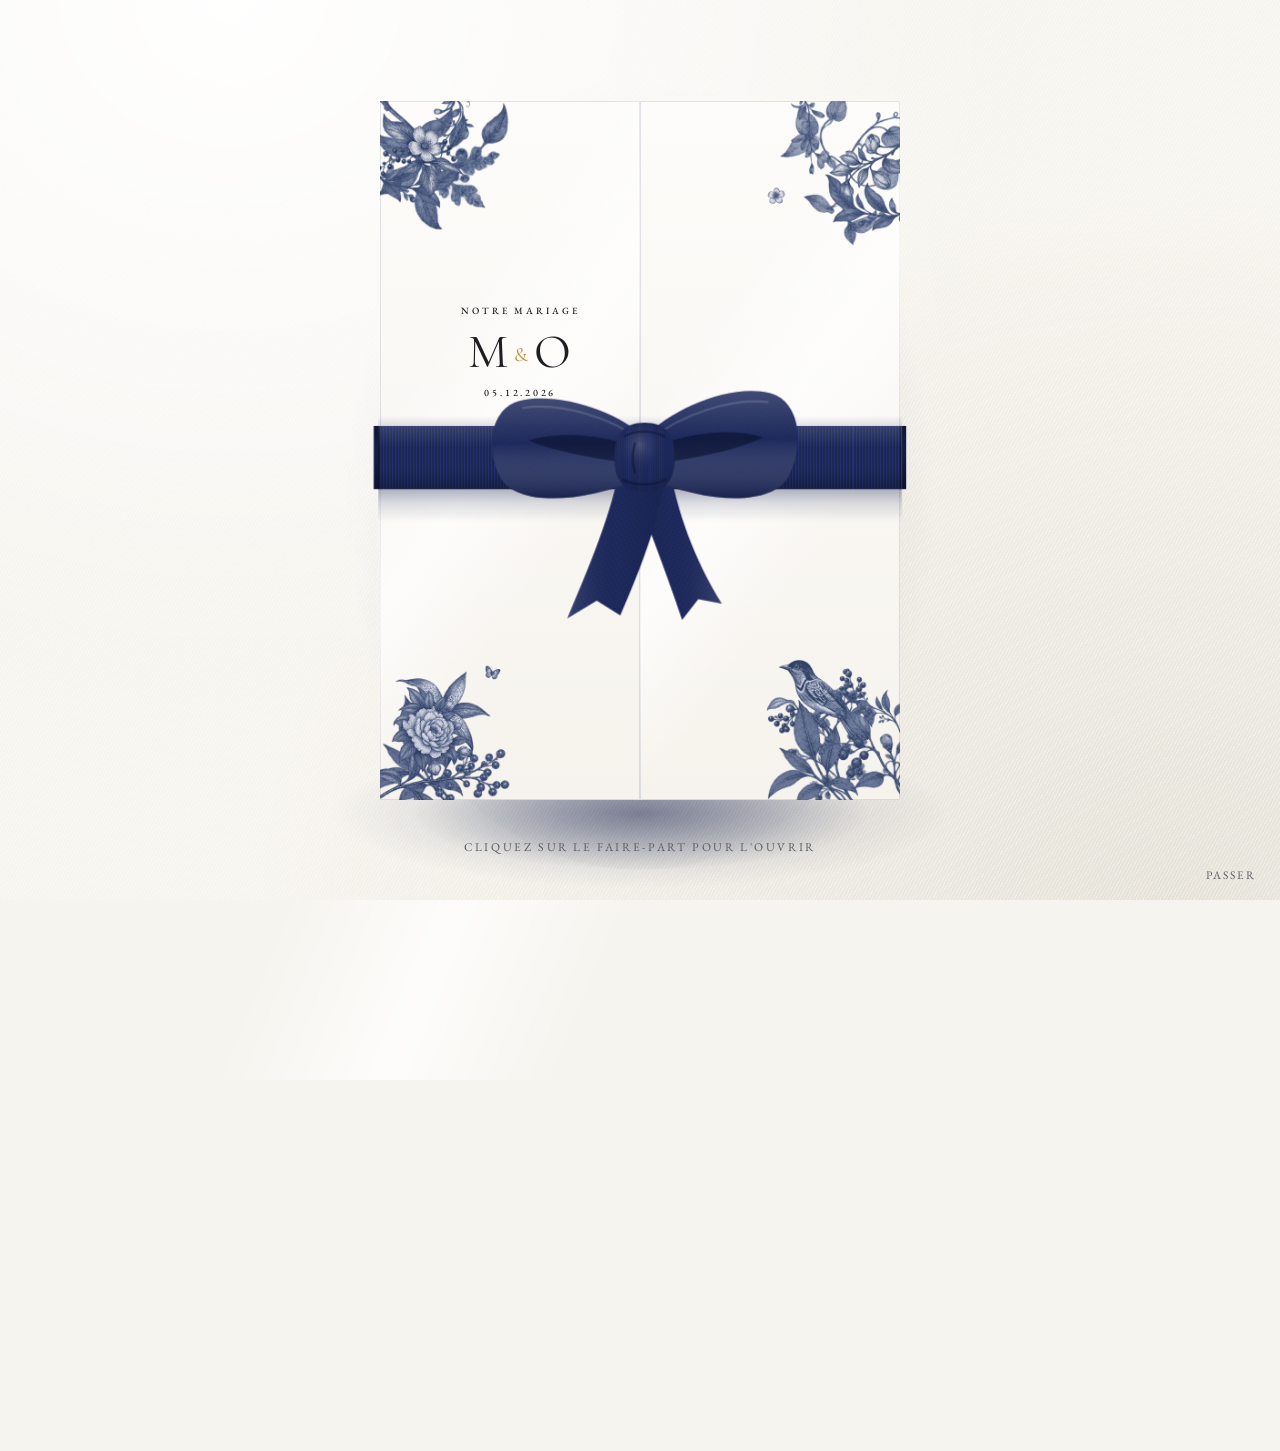
<file: index.html>
<!DOCTYPE html>
<html lang="fr">
<head>
<meta charset="utf-8">
<meta name="viewport" content="width=device-width, initial-scale=1">
<meta name="robots" content="noindex">
<title>Marie &amp; Olivier</title>
<link rel="icon" type="image/png" href="assets/favicon.png">
<link rel="apple-touch-icon" href="assets/apple-touch-icon.png">
<link rel="stylesheet" href="assets/charte.css?v=202611051400">
<style>
  main{max-width:1200px;margin:0 auto;padding:0 16px 0}

  /* ---- titre ---- */
  .tete{text-align:center;padding-top:54px}
  .tete .monogramme{font-size:clamp(3.8rem,13vw,5.4rem)}
  .tete h1{font-size:clamp(1.9rem,6vw,2.6rem);font-style:italic;margin-top:8px}
  .tete .rebours{margin-top:10px}
  .intro{max-width:640px;margin:14px auto 0;text-align:center;color:var(--encre-douce)}
  .session{display:flex;justify-content:center;gap:10px;align-items:center;margin-top:14px;font-size:.92rem;min-height:34px}

  /* ---- sections ---- */
  section.groupe{margin-top:54px;position:relative}
  section.groupe > h2{font-size:2.1rem;text-align:center;font-style:italic;color:var(--or-texte)}
  section.groupe > p{text-align:center;margin:4px auto 0;max-width:560px;color:var(--encre-douce)}
  .grille{display:grid;grid-template-columns:repeat(auto-fit,minmax(230px,1fr));gap:18px;margin-top:24px}
  .fonction{padding:24px 20px 18px;display:flex;flex-direction:column;gap:9px;transition:transform .2s,box-shadow .2s;overflow:hidden;min-height:290px;cursor:pointer}
  .fonction:hover{transform:translateY(-3px);box-shadow:0 20px 44px rgba(27,38,82,.16)}
  .fonction .deco{position:absolute;right:-10px;top:-6px;width:46%;max-height:46%;object-fit:contain;object-position:top right;opacity:.95}
  .fonction .deco.carte-1{transform:scaleX(-1);right:22px;top:6px;width:40%}
  .visites{position:absolute;left:20px;top:46px;margin:0;font-size:.6rem;letter-spacing:.16em;text-transform:uppercase;padding:3px 9px;border-radius:12px;border:1px solid var(--perle-fonce);color:var(--encre-douce);background:rgba(255,255,255,.7);white-space:nowrap}
  .visites:empty{display:none}
  .fonction h3{font-size:1.5rem;font-style:italic;margin-top:70px;position:relative}
  .etat-pub{position:absolute;left:20px;top:18px;font-size:.6rem;letter-spacing:.16em;text-transform:uppercase;padding:3px 9px;border-radius:12px;border:1px solid var(--perle-fonce);color:var(--encre-douce);background:rgba(255,255,255,.7)}
  .etat-pub.ok{border-color:#9bbba6;color:var(--ok)} .etat-pub.non{border-color:#e0b4b8;color:var(--erreur)}
  .fonction p{margin:0;font-size:.95rem;color:var(--encre-douce);flex:1;position:relative;line-height:1.5}
  .actions{display:flex;gap:6px;margin-top:8px;flex-wrap:nowrap;position:relative}
  .actions .btn{flex:1;padding:9px 4px;font-size:.6rem;letter-spacing:.06em;min-width:0}
  .ouvrir-indice{font-size:.7rem;letter-spacing:.16em;text-transform:uppercase;color:var(--or-texte);margin-left:auto;padding:9px 0}

  /* ---- QR ---- */
  dialog{border:0;padding:0;background:transparent;max-width:94vw}
  dialog::backdrop{background:rgba(27,38,82,.5)}
  .qr-carte{padding:30px 30px 24px;text-align:center;width:min(400px,92vw)}
  .qr-carte h3{font-size:1.7rem;font-style:italic}
  .qr-carte #qr{display:flex;justify-content:center;margin:16px 0 8px;padding:12px;background:#fff;border:1px solid var(--perle)}
  .qr-carte .aide{font-size:.88rem;color:var(--encre-douce);font-style:italic;margin:0 0 14px}
  .qr-carte .actions{flex-wrap:wrap;justify-content:center}
  .qr-carte .actions .btn{flex:none;font-size:.66rem;letter-spacing:.12em;padding:9px 14px}
  canvas#affiche{display:none}
</style>
<script>if(!matchMedia('(prefers-reduced-motion: reduce)').matches){document.documentElement.classList.add('fp-avant');setTimeout(function(){document.documentElement.classList.remove('fp-avant')},5000)}</script>
</head>
<body data-ouverture="clic">
<main>
  <header class="tete"
    <p class="capitales">Notre mariage</p>
    <div class="monogramme">M<span class="et">&amp;</span>O</div>
    <h1>Marie &amp; Olivier</h1>
    <p class="capitales rebours" id="rebours"></p>
    <div class="filet-or"><span>✦</span></div>
  </header>

  <section class="groupe">
    <h2>Pour les invités</h2>
    <p class="italique">Trois pages à partager avec vos invités : par message, sur le livret ou en affichette à l'entrée de la salle. Chacune a son lien et son QR code.</p>
    <div class="grille" id="g-invites"></div>
  </section>

  <section class="groupe">
    <h2>Pour les organisateurs</h2>
    <p class="italique">Les coulisses du mariage, pour Marie, Olivier et ceux qui les aident. Ces liens restent entre nous : ils permettent de tout modifier.</p>
    <div class="grille" id="g-orga"></div>
  </section>

  <dialog id="dlg-qr">
    <div class="qr-carte carte-papier cadre">
      <h3 id="qr-titre"></h3>
      <div id="qr"></div>
      <p class="aide">Scannez-le avec un téléphone pour vérifier.</p>
      <div class="actions">
        <button class="btn" id="qr-affiche">Télécharger l'affiche à imprimer</button>
        <button class="btn clair" id="qr-fermer">Fermer</button>
      </div>
    </div>
  </dialog>
  <canvas id="affiche"></canvas>
</main>
<footer class="pied-bleu" id="pied"></footer>

<script src="assets/vendor/supabase.min.js"></script>
<script src="assets/vendor/qrcode.min.js"></script>
<script src="assets/commun.js?v=202611161400"></script>
<script src="assets/ouverture.js?v=202611051400"></script>
<script>
const FONCTIONS = [
  { groupe: 'invites', deco: 'carte-1', titre: 'Déposer ses souvenirs', chemin: 'souvenirs/', etat: 'depot', accroche: 'Partagez vos souvenirs',
    texte: 'Avant le grand jour, les invités déposent ici leurs photos, leurs vidéos et un petit mot pour les mariés. Tout ce qui est déposé sera projeté sur grand écran pendant la soirée, pour revivre ensemble ces années de souvenirs.' },
  { groupe: 'invites', deco: 'carte-7', titre: 'Trouver ma table', etat: 'plan', chemin: 'plan-de-table/ma-place.html', accroche: 'Trouvez votre table',
    texte: 'À l\'entrée de la salle, chaque invité tape son prénom ou son nom et découvre aussitôt sa table, son emplacement sur le plan et les convives qui l\'entourent. Plus besoin de chercher son nom sur un panneau.' },
  { groupe: 'invites', deco: 'carte-2', titre: 'Programme', etat: 'programme', chemin: 'programme/', accroche: 'Le programme',
    texte: 'Le déroulé du week-end heure par heure : la cérémonie, le vin d\'honneur, le dîner, la soirée et le lendemain. Les lieux et horaires sont indiqués, et le moment en cours est mis en avant le jour J.' },
  { groupe: 'orga', deco: 'carte-5', titre: 'Gérer les souvenirs', chemin: 'souvenirs/admin.html', accroche: 'Souvenirs',
    texte: 'Tout ce que les invités ont déposé, envoi par envoi. Choisissez ce qui sera projeté, corrigez un mot, téléchargez l\'ensemble en un clic. C\'est aussi ici que vous ouvrez ou fermez le dépôt.' },
  { groupe: 'orga', deco: 'carte-4', titre: 'Projection', chemin: 'projection/', accroche: 'Projection',
    texte: 'Le diaporama de la soirée, à lancer sur l\'écran de la salle. Les photos et les mots défilent en boucle, les nouveaux souvenirs y arrivent au fil de l\'eau, et un QR code invite à en déposer d\'autres.' },
  { groupe: 'orga', deco: 'carte-3', titre: 'Plan de table', chemin: 'plan-de-table/', accroche: 'Plan de table',
    texte: 'La salle au vrai format, les tables qu\'on assemble, les invités qu\'on glisse à leur place, les nappes et les centres de table. Publiez-le quand il est prêt : « Trouver ma table » s\'en sert aussitôt.' },
  { groupe: 'orga', deco: 'carte-6', titre: 'Programme détaillé', chemin: 'planning/', accroche: 'Le programme du week-end',
    texte: 'Le minute par minute du week-end pour les témoins et la famille : qui fait quoi, où et quand. Cochez les moments à montrer aux invités, puis publiez leur programme d\'un geste.' }
];

const jours = Math.ceil((new Date(CONFIG.DATE_ISO + 'T16:30') - new Date()) / 86400000);
$('#rebours').textContent = jours > 1 ? `J − ${jours} · ${CONFIG.DATE_LONGUE}` : jours === 1 ? 'C\'est demain !' : jours === 0 ? 'C\'est aujourd\'hui !' : CONFIG.DATE_LONGUE;

let fonctionQR = null;
for (const f of FONCTIONS) {
  const url = urlSite(f.chemin);
  const el = document.createElement('article');
  el.className = 'fonction carte-papier';
  el.innerHTML = `${motif(f.deco, 'deco ' + f.deco)}
    ${f.etat ? `<span class="etat-pub" data-etat="${f.etat}">…</span>` : ''}
    <h3>${echap(f.titre)}</h3>
    ${f.etat ? `<span class="visites" data-visites="${f.etat}"></span>` : ''}
    <p>${echap(f.texte)}</p>
    ${f.groupe === 'invites' ? `<div class="actions">
      <button class="btn clair" data-copier>Copier le lien</button>
      <button class="btn clair" data-qr>QR code</button>
    </div>` : '<div class="actions"><span class="ouvrir-indice">Ouvrir →</span></div>'}`;
  el.tabIndex = 0; el.setAttribute('role', 'link'); el.title = 'Ouvrir ' + f.titre;
  el.onclick = e => { if (e.target.closest('button')) return; window.open(url, '_blank', 'noopener'); };
  el.onkeydown = e => { if (e.key === 'Enter' && !e.target.closest('button')) window.open(url, '_blank', 'noopener'); };
  const bc = el.querySelector('[data-copier]'), bq = el.querySelector('[data-qr]');
  if (bc) bc.onclick = async e => {
    e.stopPropagation();
    try { await navigator.clipboard.writeText(url); toast('Lien copié'); } catch { prompt('Copiez ce lien :', url); }
  };
  if (bq) bq.onclick = e => {
    e.stopPropagation();
    fonctionQR = { ...f, url };
    $('#qr-titre').textContent = f.titre;
    qrDans($('#qr'), url, 220); $('#dlg-qr').showModal();
  };
  $('#g-' + f.groupe).appendChild(el);
}
$('#qr-fermer').onclick = () => $('#dlg-qr').close();
$('#qr-affiche').onclick = () => fonctionQR && affiche(fonctionQR);
$('#pied').innerHTML = piedBleu();

/* État de publication des pages invités (pour savoir ce qu'on envoie vraiment) */
(async () => {
  if (!sb) return;
  const poser = (k, ok, txt) => { const el = $(`.etat-pub[data-etat="${k}"]`); if (!el) return; el.textContent = txt; el.classList.add(ok ? 'ok' : 'non'); };
  const [depot, prog, plans] = await Promise.all([reglage('depot_souvenirs', true), reglage('programme_publie', false), sb.from('mo_plans').select('id').eq('publie', true)]);
  poser('depot', depot, depot ? 'Dépôt ouvert' : 'Dépôt fermé');
  poser('programme', prog, prog ? 'Publié' : 'Non publié');
  const planOk = !!(plans.data && plans.data.length);
  poser('plan', planOk, planOk ? 'Publié' : 'Non publié');
  // visiteurs uniques de chaque page invités
  for (const k of ['depot', 'plan', 'programme']) {
    const { count } = await sb.from('mo_visites').select('page', { count: 'exact', head: true }).eq('page', k);
    const el = $(`.visites[data-visites="${k}"]`); if (!el || count == null) continue;
    el.textContent = count === 0 ? 'Aucune visite' : count === 1 ? '1 visiteur' : `${count.toLocaleString('fr-FR')} visiteurs`;
  }
})();

/* ---------- Affiche A5 à imprimer : QR code habillé aux couleurs du faire-part ---------- */
async function affiche(f){
  const W = 1748, H = 2480; // A5 à 300 dpi
  const c = $('#affiche'); c.width = W; c.height = H; const x = c.getContext('2d');
  try { await document.fonts.load('500 100px "Cormorant Garamond"'); await document.fonts.load('400 40px "EB Garamond"'); } catch {}
  const img = src => new Promise(r => { const i = new Image(); i.onload = () => r(i); i.onerror = () => r(null); i.src = src; });
  const [pg, pd, colib, oiseau, bas] = await Promise.all([img('assets/motifs/motif-a.png'), img('assets/motifs/couv-droite-haut.png'), img('assets/motifs/colibri.png'), img('assets/motifs/oiseau-branche.png'), img('assets/motifs/couv-gauche-bas.png')]);
  // papier satiné
  const g = x.createLinearGradient(0, 0, W, H); g.addColorStop(0, '#fdfcfa'); g.addColorStop(.45, '#f4f1ea'); g.addColorStop(.55, '#fbfaf7'); g.addColorStop(1, '#efebe2');
  x.fillStyle = g; x.fillRect(0, 0, W, H);
  // cadre fin bleu + filet
  x.strokeStyle = '#26356f'; x.lineWidth = 3; x.strokeRect(60, 60, W - 120, H - 120);
  x.strokeStyle = 'rgba(38,53,111,.35)'; x.lineWidth = 1.5; x.strokeRect(84, 84, W - 168, H - 168);
  // panneaux du faire-part à gauche et à droite
  const dessiner = (im, dx, dy, dw) => { if (!im) return; const dh = dw * im.height / im.width; x.drawImage(im, dx, dy, dw, dh); return dh; };
  if (pg) dessiner(pg, 110, 110, 330);
  if (pd) dessiner(pd, W - 110 - 380, 110, 380);
  if (bas) { x.save(); x.globalAlpha = .9; dessiner(bas, 110, 2000, 240); x.restore(); }
  // textes
  x.textAlign = 'center'; x.fillStyle = '#1e1e22';
  x.font = '500 46px "EB Garamond", Georgia, serif'; espacer(x, 'NOTRE MARIAGE', W / 2, 330, 18);
  x.font = '400 300px "Cormorant Garamond", Georgia, serif'; x.fillText('M', W / 2 - 170, 600); x.fillText('O', W / 2 + 170, 600);
  x.fillStyle = '#b8913f'; x.font = '400 120px "Cormorant Garamond", Georgia, serif'; x.fillText('&', W / 2, 560);
  x.fillStyle = '#1e1e22'; x.font = '500 44px "EB Garamond", Georgia, serif'; espacer(x, '05.12.2026', W / 2, 680, 14);
  // filet doré
  x.strokeStyle = '#d9bf7f'; x.lineWidth = 2; x.beginPath(); x.moveTo(W / 2 - 220, 740); x.lineTo(W / 2 - 40, 740); x.moveTo(W / 2 + 40, 740); x.lineTo(W / 2 + 220, 740); x.stroke();
  x.fillStyle = '#b8913f'; x.font = '40px serif'; x.fillText('✦', W / 2, 754);
  x.fillStyle = '#1e1e22'; let fs = 150; do { x.font = `italic 500 ${fs}px "Cormorant Garamond", Georgia, serif`; fs -= 6; } while (x.measureText(f.accroche).width > W - 420 && fs > 60); x.fillText(f.accroche, W / 2, 940);
  // QR sur carte blanche
  const qc = $('#qr canvas') || $('#qr img'); const taille = 820, qx = (W - taille) / 2, qy = 1040;
  x.save(); x.shadowColor = 'rgba(27,38,82,.18)'; x.shadowBlur = 40; x.shadowOffsetY = 16; x.fillStyle = '#fff'; x.fillRect(qx - 40, qy - 40, taille + 80, taille + 80); x.restore();
  x.strokeStyle = 'rgba(38,53,111,.3)'; x.lineWidth = 1.5; x.strokeRect(qx - 24, qy - 24, taille + 48, taille + 48);
  if (qc) { x.imageSmoothingEnabled = false; x.drawImage(qc, qx, qy, taille, taille); x.imageSmoothingEnabled = true; }
  if (colib) dessiner(colib, qx + taille + 30, qy + taille / 2 - 90, 170);
  x.fillStyle = '#1e1e22'; x.font = '500 46px "EB Garamond", Georgia, serif'; espacer(x, 'SCANNEZ-MOI', W / 2, qy + taille + 100, 16);
  x.fillStyle = '#5c5c63'; x.font = 'italic 400 54px "EB Garamond", Georgia, serif'; x.textAlign = 'center'; x.fillText(f.titre === 'Souvenirs' ? 'Vos photos, vidéos et petits mots de la journée' : f.titre === 'Trouver ma table' ? 'Votre nom, votre table, vos voisins' : 'Avec l\'appareil photo de votre téléphone', W / 2, qy + taille + 170);
  if (oiseau) dessiner(oiseau, W - 110 - 240, 2000, 240);
  x.fillStyle = '#1e1e22'; x.font = '500 38px "EB Garamond", Georgia, serif'; espacer(x, 'SAMEDI 5 DÉCEMBRE 2026 · OUVROUER-LES-CHAMPS', W / 2, H - 118, 10);
  c.toBlob(b => telecharger(b, `affiche-${sansAccent(f.titre).replace(/[^a-z0-9]+/g, '-')}.png`), 'image/png');
  toast('Affiche A5 téléchargée : à imprimer, puis découper le long du cadre.', 3500);
}
function espacer(x, txt, cx, y, esp){
  const largeurs = [...txt].map(ch => x.measureText(ch).width); const total = largeurs.reduce((a, b) => a + b, 0) + esp * (txt.length - 1);
  let px = cx - total / 2; x.textAlign = 'left';
  [...txt].forEach((ch, i) => { x.fillText(ch, px, y); px += largeurs[i] + esp; });
  x.textAlign = 'center';
}

</script>
</body>
</html>
</file>
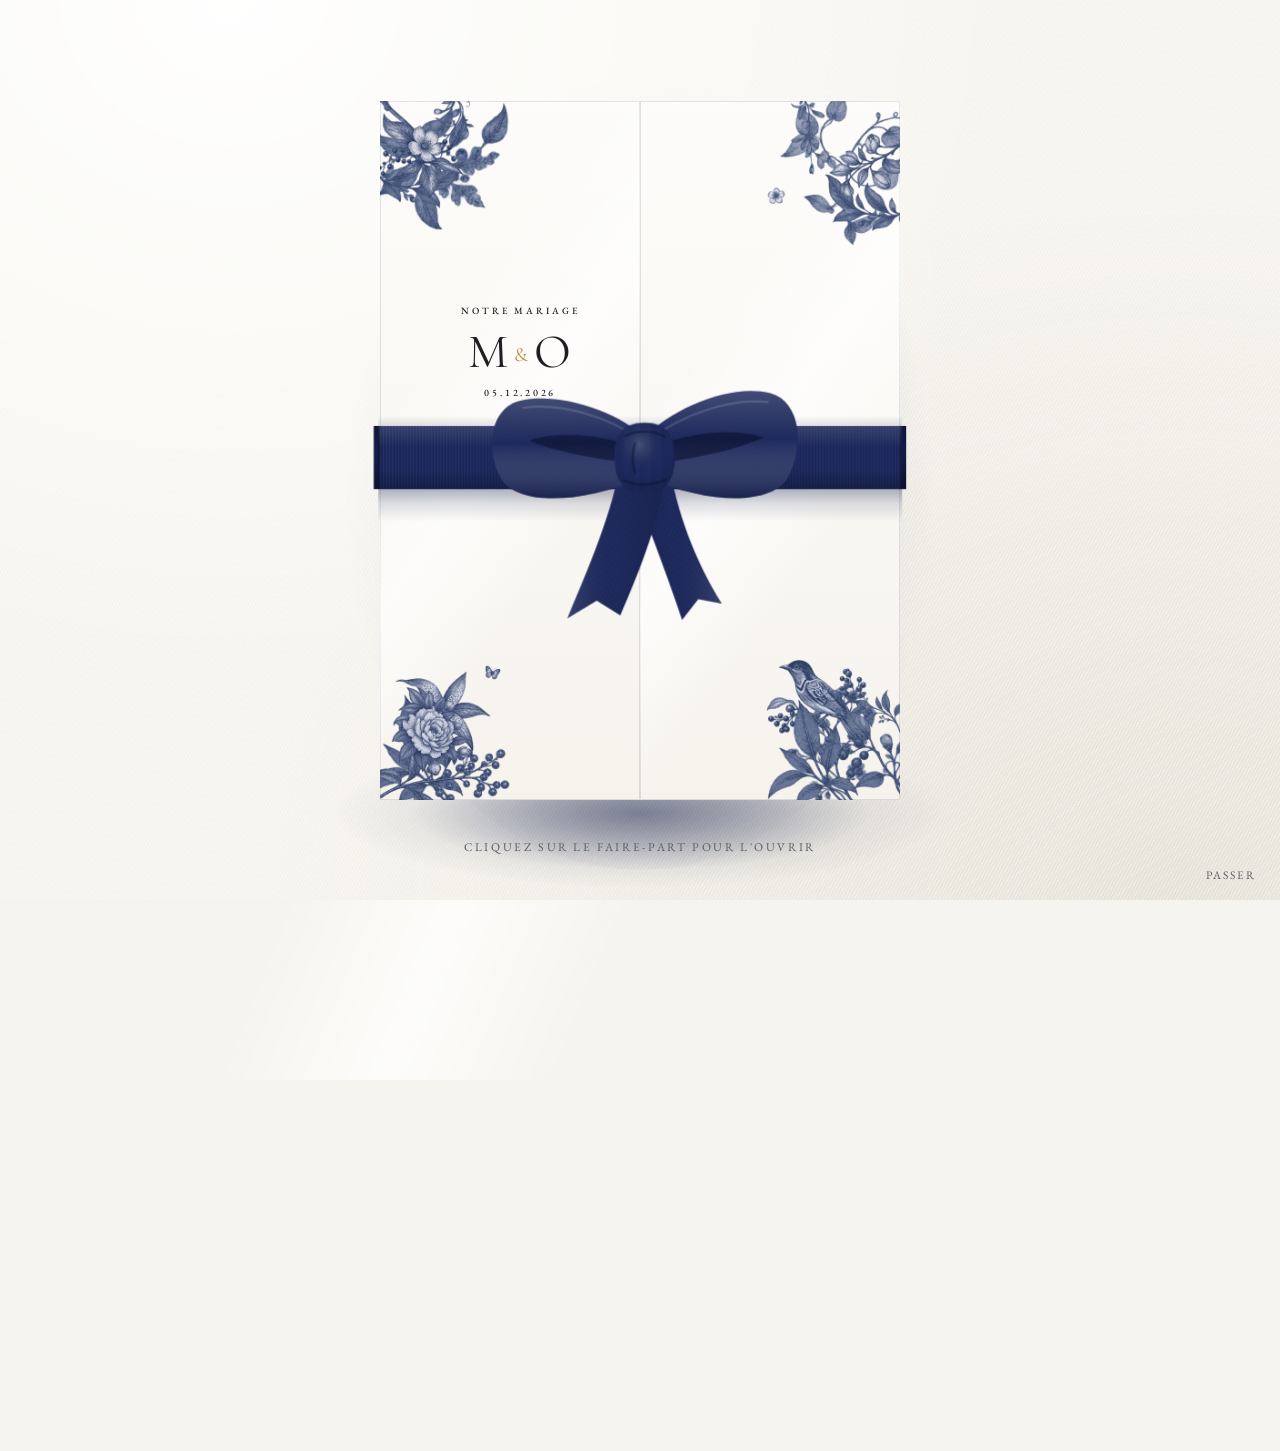
<file: coulisses/index.html>
<!DOCTYPE html>
<html lang="fr">
<head>
<meta charset="utf-8">
<meta http-equiv="refresh" content="0; url=../">
<title>Marie &amp; Olivier</title>
<link rel="icon" type="image/png" href="../assets/favicon.png">
<link rel="apple-touch-icon" href="../assets/apple-touch-icon.png">
<script>location.replace('../');</script>
</head>
<body><p>Cette page a déménagé : <a href="../">retour à l'accueil</a>.</p></body>
</html>
</file>
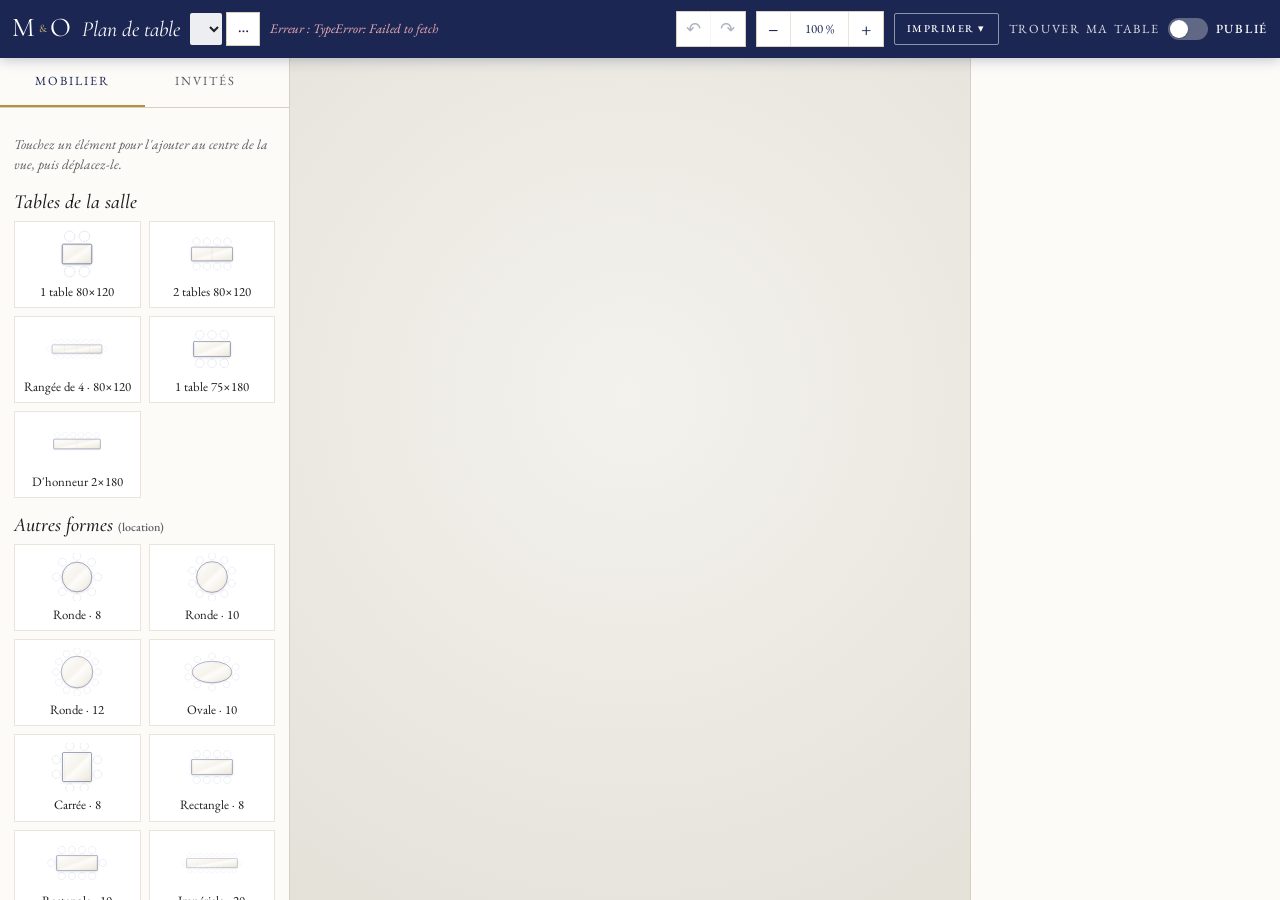
<file: plan-de-table/index.html>
<!DOCTYPE html>
<html lang="fr">
<head>
<meta charset="utf-8">
<meta name="viewport" content="width=device-width, initial-scale=1, viewport-fit=cover">
<meta name="robots" content="noindex">
<title>Marie &amp; Olivier</title>
<link rel="icon" type="image/png" href="../assets/favicon.png">
<link rel="apple-touch-icon" href="../assets/apple-touch-icon.png">
<link rel="stylesheet" href="../assets/charte.css?v=202611051400">
<link rel="stylesheet" href="plan.css?v=202611051400">
</head>
<body class="editeur">

<div id="app" hidden>
  <header id="barre">
    <button class="icone-btn mobile-seul" id="b-gauche" title="Mobilier et invités">☰</button>
    <a class="marque" href="../" title="Retour à l'accueil" style="text-decoration:none"><span class="monogramme">M<span class="et">&amp;</span>O</span><span class="titre-app">Plan de table</span></a>
    <div class="choix-plan">
      <select id="sel-plan" title="Plan affiché"></select>
      <button class="icone-btn" id="b-menu-plan" title="Gérer les plans">⋯</button>
      <div class="menu" id="menu-plan" hidden>
        <button data-act="nouveau">Nouveau plan vierge</button>
        <button data-act="dupliquer">Dupliquer ce plan (variante)</button>
        <button data-act="renommer">Renommer</button>
        <button data-act="exporter">Exporter (fichier de sauvegarde)</button>
        <button data-act="importer">Importer un fichier de sauvegarde</button>
        <button data-act="publier" class="mobile-seul">Publier / dépublier pour les invités</button>
        <hr>
        <button data-act="supprimer" class="danger">Supprimer ce plan</button>
      </div>
    </div>
    <span id="statut" class="statut"></span>
    <span class="espace"></span>
    <div class="groupe-btn">
      <button class="icone-btn" id="b-annuler" title="Annuler (Ctrl+Z)">↶</button>
      <button class="icone-btn" id="b-refaire" title="Rétablir (Ctrl+Y)">↷</button>
    </div>
    <div class="groupe-btn zoom">
      <button class="icone-btn" id="b-zoom-moins" title="Dézoomer">−</button>
      <button class="icone-btn texte" id="b-zoom-ajuster" title="Voir toute la salle"><span id="zoom-pct">100 %</span></button>
      <button class="icone-btn" id="b-zoom-plus" title="Zoomer">+</button>
    </div>
    <div class="choix-plan">
      <button class="btn petit clair" id="b-imprimer">Imprimer ▾</button>
      <div class="menu droite" id="menu-imprimer" hidden>
        <button data-imp="plan">Le plan de la salle</button>
        <button data-imp="tables">Les convives, table par table</button>
        <button data-imp="alpha">Liste alphabétique (entrée de salle)</button>
        <button data-imp="cartons">Marque-places à découper</button>
        <button data-imp="traiteur">Récapitulatif pour le traiteur</button>
        <hr>
        <button data-imp="csv">Exporter la liste (tableur CSV)</button>
      </div>
    </div>
    <label class="publier" title="Publié : les invités peuvent trouver leur table">
      <span class="lib">Trouver ma table</span><input type="checkbox" id="chk-publier"><span class="interrupteur"></span><span class="etat">Publié</span>
    </label>
    <button class="icone-btn mobile-seul" id="b-droite" title="Propriétés">✎</button>
  </header>

  <aside id="gauche" class="panneau">
    <nav class="onglets">
      <button data-onglet="mobilier" class="actif">Mobilier</button>
      <button data-onglet="invites">Invités <span id="badge-invites" class="badge"></span></button>
    </nav>
    <section id="o-mobilier" class="onglet">
      <div class="stock" id="stock"></div>
      <p class="aide">Touchez un élément pour l'ajouter au centre de la vue, puis déplacez-le.</p>
      <h3>Tables de la salle</h3>
      <div class="palette" id="pal-salle"></div>
      <h3>Autres formes <small class="doux">(location)</small></h3>
      <div class="palette" id="pal-tables"></div>
      <h3>Décor &amp; salle</h3>
      <div class="palette decor" id="pal-decors"></div>
    </section>
    <section id="o-invites" class="onglet" hidden>
      <div class="compteurs" id="compteurs"></div>
      <form id="f-ajout" class="ajout">
        <input type="text" id="ajout-nom" placeholder="Prénom Nom" autocomplete="off" aria-label="Nom de l'invité">
        <select id="ajout-groupe" aria-label="Groupe"></select>
        <button class="btn petit" type="submit" title="Ajouter">+</button>
      </form>
      <div class="outils-invites">
        <button class="btn petit clair" id="b-import">Coller une liste</button>
        <button class="btn petit clair" id="b-groupes">Groupes &amp; couleurs</button>
      </div>
      <div class="filtres">
        <input type="search" id="recherche" placeholder="Rechercher…" aria-label="Rechercher un invité">
        <select id="filtre" aria-label="Filtrer">
          <option value="tous">Tous</option>
          <option value="libres" selected>À placer</option>
          <option value="places">Placés</option>
        </select>
      </div>
      <div id="actif-info" class="actif-info" hidden></div>
      <ul id="liste-invites" class="liste-invites"></ul>
    </section>
  </aside>

  <main id="toile">
    <svg id="svg" xmlns="http://www.w3.org/2000/svg">
      <g id="monde"></g>
    </svg>
    <div id="legende" class="legende"></div>
    <div id="astuce" class="astuce"></div>
  </main>

  <aside id="droite" class="panneau">
    <div id="proprietes"></div>
  </aside>

  <div id="pop" class="pop" hidden></div>
  <div id="fantome" class="fantome" hidden></div>
</div>

<dialog id="dlg-invite">
  <form class="fiche carte-papier" method="dialog" id="form-invite">
    <h2>Invité</h2>
    <label class="champ" for="fi-nom">Prénom et nom</label><input type="text" id="fi-nom" required>
    <label class="champ" for="fi-groupe">Groupe</label><select id="fi-groupe"></select>
    <label class="champ" for="fi-regime">Régime, allergie</label>
    <input type="text" id="fi-regime" list="regimes" placeholder="Ex. végétarien, sans gluten…">
    <datalist id="regimes"><option>Végétarien</option><option>Végétalien</option><option>Sans gluten</option><option>Sans porc</option><option>Allergie fruits à coque</option><option>Sans lactose</option></datalist>
    <label class="case"><input type="checkbox" id="fi-enfant"> Enfant (menu enfant)</label>
    <label class="champ" for="fi-note">Note</label><textarea id="fi-note" rows="2" placeholder="Ex. chaise haute, fauteuil, à côté de sa sœur…"></textarea>
    <p class="doux italique" id="fi-place"></p>
    <div class="actions">
      <button type="button" class="btn clair petit gauche danger" id="fi-suppr">Supprimer</button>
      <button type="button" class="btn clair petit" id="fi-liberer">Libérer sa place</button>
      <button type="button" class="btn clair petit" id="fi-annuler">Annuler</button>
      <button type="submit" class="btn petit">Enregistrer</button>
    </div>
  </form>
</dialog>

<dialog id="dlg-import">
  <form class="fiche carte-papier" method="dialog" id="form-import">
    <h2>Coller une liste d'invités</h2>
    <p class="doux">Un invité par ligne. Vous pouvez ajouter le groupe et le régime, séparés par un point-virgule
      (copier-coller depuis Excel fonctionne aussi) :</p>
    <pre class="exemple">Jeanne Bertrand ; Famille de Marie
Paul Nivesse ; Famille d'Olivier ; végétarien
Léa Martin ; Amis</pre>
    <textarea id="imp-texte" rows="10" placeholder="Collez ici…"></textarea>
    <label class="champ" for="imp-groupe">Groupe par défaut</label><select id="imp-groupe"></select>
    <div class="actions">
      <button type="button" class="btn clair petit" id="imp-annuler">Annuler</button>
      <button type="submit" class="btn petit">Ajouter</button>
    </div>
  </form>
</dialog>

<dialog id="dlg-groupes">
  <form class="fiche carte-papier" method="dialog">
    <h2>Groupes &amp; couleurs</h2>
    <p class="doux">Les couleurs teintent les chaises sur le plan : on voit d'un coup d'œil qui est de quel côté.</p>
    <ul id="liste-groupes" class="liste-groupes"></ul>
    <p><button type="button" class="btn clair petit" id="grp-ajout">Ajouter un groupe</button></p>
    <div class="actions"><button type="submit" class="btn petit">Fermer</button></div>
  </form>
</dialog>

<input type="file" id="in-fond" accept="image/*" hidden>
<input type="file" id="in-sauvegarde" accept="application/json,.json" hidden>
<div id="impression"></div>

<script src="../assets/vendor/supabase.min.js"></script>
<script src="../assets/commun.js?v=202611161400"></script>
<script src="../assets/plan-geometrie.js?v=202611051400"></script>
<script src="plan.js?v=202611051400"></script>
</body>
</html>
</file>
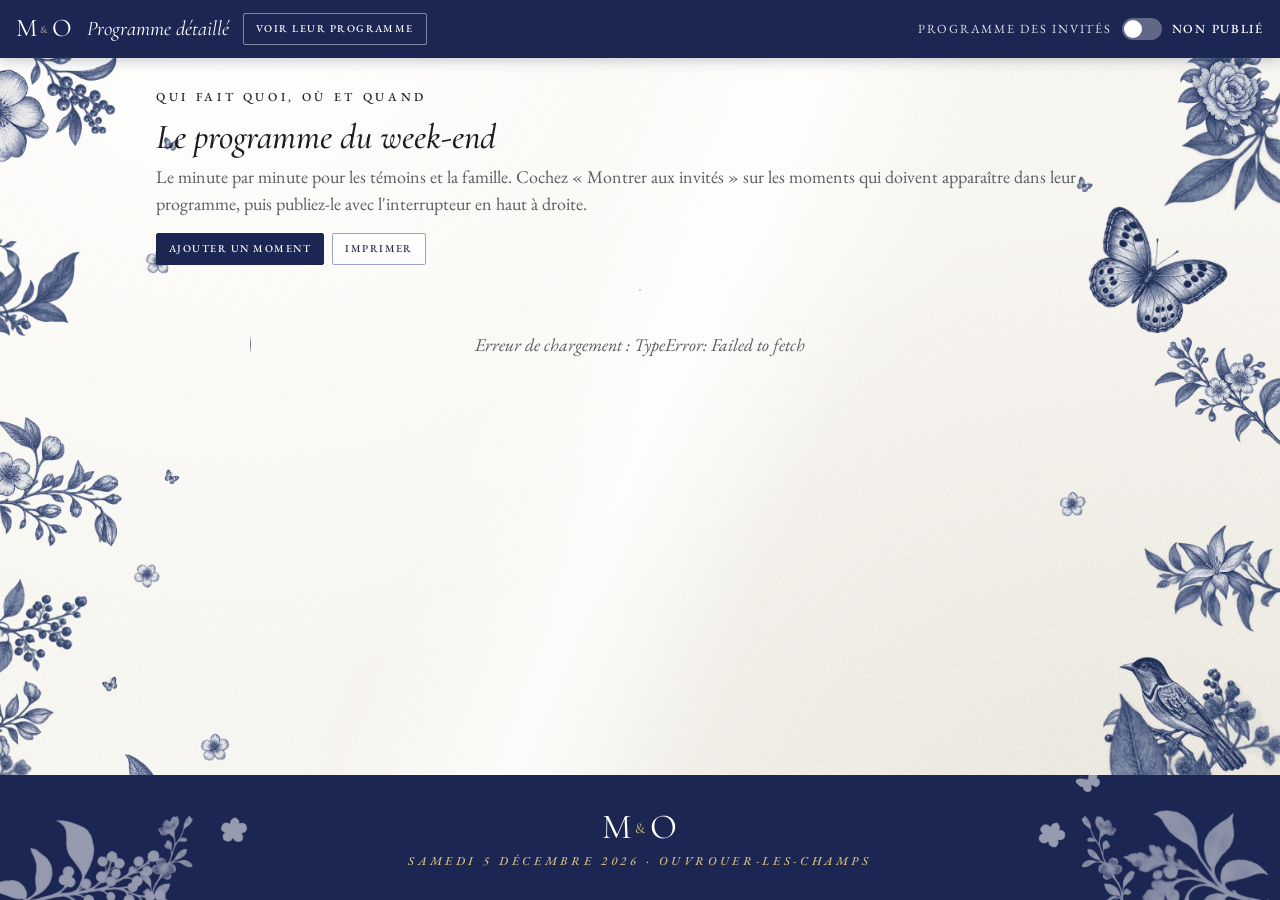
<file: planning/index.html>
<!DOCTYPE html>
<html lang="fr">
<head>
<meta charset="utf-8">
<meta name="viewport" content="width=device-width, initial-scale=1">
<meta name="robots" content="noindex">
<title>Marie &amp; Olivier</title>
<link rel="icon" type="image/png" href="../assets/favicon.png">
<link rel="apple-touch-icon" href="../assets/apple-touch-icon.png">
<link rel="stylesheet" href="../assets/charte.css?v=202611051400">
<style>
  main{max-width:1000px;margin:0 auto;padding:10px 16px 90px}
  header.tete{text-align:center;position:relative}
  header.tete h1{font-size:clamp(2rem,7vw,2.8rem);font-style:italic}
  header.tete .o1{position:absolute;width:110px;left:-30px;top:-40px;opacity:.9}
  header.tete .o2{position:absolute;width:130px;right:-10px;top:-20px}
  @media (max-width:600px){header.tete .o1,header.tete .o2{width:70px}}
  .outils{display:flex;gap:8px;justify-content:center;flex-wrap:wrap;margin-top:6px}
  .jours{display:flex;justify-content:center;gap:0;margin:24px auto 0;border:1px solid var(--perle-fonce);width:max-content;max-width:100%;overflow-x:auto;background:#fff}
  .jours button{font:inherit;background:none;border:0;padding:10px 18px;cursor:pointer;color:var(--encre-douce);border-right:1px solid var(--perle);white-space:nowrap}
  .jours button:last-child{border-right:0}
  .jours button.actif{background:var(--bleu-nuit);color:#fff}
  .jours button .petit{display:block;font-size:.62rem;letter-spacing:.2em;text-transform:uppercase;opacity:.8}

  .maintenant-bloc{margin:22px auto 0;padding:16px 20px;text-align:center}
  .maintenant-bloc .h{font-family:"Cormorant Garamond",serif;font-size:2.2rem;color:var(--bleu-nuit);line-height:1}
  .maintenant-bloc .encours{margin-top:4px}
  .maintenant-bloc .ensuite{color:var(--encre-douce);font-style:italic;font-size:.95rem}

  ol.frise{list-style:none;margin:28px 0 0;padding:0 0 0 0;position:relative}
  ol.frise::before{content:"";position:absolute;left:94px;top:6px;bottom:6px;width:1px;background:linear-gradient(var(--perle-fonce),var(--bleu-doux),var(--perle-fonce))}
  .moment{display:grid;grid-template-columns:80px 30px 1fr;gap:0 14px;align-items:start;padding:10px 0;position:relative}
  .moment .heure{text-align:right;font-family:"Cormorant Garamond",serif;font-size:1.3rem;color:var(--bleu-nuit);line-height:1.2;padding-top:2px}
  .moment .heure small{display:block;font-family:"EB Garamond",serif;font-size:.78rem;color:var(--encre-douce)}
  .moment .puce{width:30px;height:30px;border-radius:50%;background:#fff;border:1px solid var(--c,var(--bleu));display:flex;align-items:center;justify-content:center;font-size:.95rem;z-index:1;margin-top:2px}
  .moment .corps{background:rgba(255,255,255,.8);border:1px solid var(--perle);border-left:3px solid var(--c,var(--bleu));padding:10px 14px;cursor:default}
  .edition .moment .corps{cursor:pointer}
  .edition .moment .corps:hover{background:#fff;box-shadow:var(--ombre)}
  .moment h3{font-size:1.35rem}
  .moment .meta{font-size:.9rem;color:var(--encre-douce);display:flex;gap:14px;flex-wrap:wrap;margin-top:2px}
  .moment .desc{font-size:.95rem;margin-top:6px;white-space:pre-wrap}
  .moment .oeil{font-size:.62rem;letter-spacing:.16em;text-transform:uppercase;color:#8a6a24;border:1px solid var(--or-clair);padding:1px 7px;border-radius:12px;margin-left:8px;vertical-align:3px}
  .moment.passe{opacity:.5}
  .moment.encours .corps{box-shadow:0 0 0 2px var(--or-clair),var(--ombre);background:#fff}
  .moment.encours .puce{background:var(--or);border-color:var(--or);color:#fff}
  .vide{text-align:center;font-style:italic;color:var(--encre-douce);margin:40px 0}

  dialog{border:0;padding:0;background:transparent;width:min(560px,94vw)}
  dialog::backdrop{background:rgba(27,38,82,.45)}
  .fiche{padding:26px 26px 20px;max-height:90vh;overflow:auto}
  .fiche h2{font-size:1.8rem;font-style:italic}
  .ligne{display:grid;grid-template-columns:1fr 1fr 1fr;gap:12px}
  .cats{display:flex;flex-wrap:wrap;gap:6px;margin-top:6px}
  .cats label{display:flex;align-items:center;gap:6px;border:1px solid var(--perle-fonce);padding:4px 10px;border-radius:16px;cursor:pointer;font-size:.9rem;background:#fff}
  .cats input{display:none}
  .cats label:has(input:checked){border-color:var(--bleu);background:var(--bleu-voile)}
  .case{display:flex;gap:8px;align-items:center;margin-top:16px;cursor:pointer}
  .fiche .actions{display:flex;gap:8px;justify-content:flex-end;margin-top:22px;flex-wrap:wrap}
  .fiche .actions .gauche{margin-right:auto}
  @media print{
    body{background:#fff;font-size:12px} .outils,.jours,.maintenant-bloc,dialog,header.tete svg{display:none!important}
    .moment{break-inside:avoid;padding:4px 0} .moment.passe{opacity:1}
  }
  @media (max-width:520px){ .moment{grid-template-columns:58px 24px 1fr;gap:0 10px} ol.frise::before{left:70px} .moment .puce{width:24px;height:24px;font-size:.8rem} }
</style>
</head>
<body>
<header id="bandeau"></header>
<main>
  <section class="intro-orga">
    <p class="capitales" style="margin-top:20px">Qui fait quoi, où et quand</p>
    <h1 style="font-size:2.2rem;font-style:italic">Le programme du week-end</h1>
    <p class="doux" style="margin:6px 0 0">Le minute par minute pour les témoins et la famille. Cochez « Montrer aux invités » sur les moments qui doivent apparaître dans leur programme, puis publiez-le avec l'interrupteur en haut à droite.</p>
    <p class="capitales" id="compte-public" style="margin:10px 0 0;font-size:.66rem;color:var(--or-texte)"></p>
    <div class="outils" id="outils" style="justify-content:flex-start;margin-top:16px"></div>
  </section>

  <nav class="jours" id="jours" aria-label="Jours"></nav>
  <div class="maintenant-bloc carte-papier" id="maintenant" hidden></div>
  <ol class="frise" id="frise"></ol>

  <dialog id="dlg">
    <form class="fiche carte-papier" id="fiche" method="dialog">
      <h2 id="fiche-titre">Nouveau moment</h2>
      <label class="champ" for="f-titre">Titre</label><input type="text" id="f-titre" required placeholder="Ex. Cérémonie civile">
      <div class="ligne">
        <div><label class="champ" for="f-jour">Jour</label><select id="f-jour"></select></div>
        <div><label class="champ" for="f-debut">Début</label><input type="time" id="f-debut" required></div>
        <div><label class="champ" for="f-duree">Durée (min)</label><input type="number" id="f-duree" min="0" step="5" value="30"></div>
      </div>
      <label class="champ" for="f-lieu">Lieu</label><input type="text" id="f-lieu" placeholder="Ex. Mairie d'Ouvrouer-les-Champs">
      <label class="champ" for="f-qui">Qui s'en occupe</label><input type="text" id="f-qui" placeholder="Ex. Témoins, traiteur, DJ…">
      <label class="champ" for="f-desc">Détails</label><textarea id="f-desc" rows="3"></textarea>
      <label class="champ">Catégorie</label><div class="cats" id="f-cats"></div>
      <label class="case"><input type="checkbox" id="f-public"> Montrer aux invités dans leur programme</label>
      <div class="actions">
        <button type="button" class="btn clair petit gauche" id="f-suppr">Supprimer</button>
        <button type="button" class="btn clair petit" id="f-annuler">Annuler</button>
        <button type="submit" class="btn petit" id="f-ok">Enregistrer</button>
      </div>
    </form>
  </dialog>
</main>
<footer class="pied-bleu" id="pied"></footer>

<script src="../assets/vendor/supabase.min.js"></script>
<script src="../assets/commun.js?v=202611161400"></script>
<script src="../assets/programme.js?v=202611051400"></script>
<script>
let items = [], jourActif = null, edition = false, enEdition = null;
$('#pied').innerHTML = piedBleu('');

async function demarrer(){
  if (!sb) { $('#frise').innerHTML = '<p class="vide">Base de données non configurée.</p>'; return; }
  edition = true;
  document.body.classList.add('edition');
  bandeauOrga($('#bandeau'), { titre: 'Programme détaillé', actions: '<a class="btn petit clair" href="../programme/" target="_blank" rel="noopener">Voir leur programme</a>',
    publication: await publicationReglage('programme_publie', 'Programme des invités', 'Publié : les invités voient, dans leur programme, les moments cochés « Montrer aux invités ».', 'Publier le programme ? Les invités verront les moments cochés « Montrer aux invités ».') });
  rendreOutils();
  JOURS.forEach(([v, l]) => $('#f-jour').insertAdjacentHTML('beforeend', `<option value="${v}">${l}</option>`));
  Object.entries(CATEGORIES).forEach(([k, c]) => $('#f-cats').insertAdjacentHTML('beforeend', `<label><input type="radio" name="cat" value="${k}"> ${c.icone} ${c.nom}</label>`));
  const auj = jourLogique(new Date());
  jourActif = JOURS.some(j => j[0] === auj) ? auj : CONFIG.DATE_ISO;
  await charger();
  setInterval(charger, 60000);
  setInterval(rendre, 30000);
}

function rendreOutils(){
  const o = $('#outils');
  o.innerHTML = `<button class="btn petit" id="b-ajout">Ajouter un moment</button><button class="btn clair petit" id="b-imprimer">Imprimer</button>`;
  $('#b-ajout').onclick = () => ouvrir(null);
  $('#b-imprimer').onclick = () => print();
}

async function charger(){
  const { data, error } = await sb.from('mo_programme').select('*').order('jour').order('debut');
  if (error) { $('#frise').innerHTML = `<p class="vide">Erreur de chargement : ${echap(error.message)}</p>`; return; }
  items = data; rendre();
  const n = items.filter(i => i.public).length;
  const c = $('#compte-public'); if (c) c.textContent = n ? `${n} moment${n > 1 ? 's' : ''} coché${n > 1 ? 's' : ''} « Montrer aux invités »` : 'Aucun moment coché « Montrer aux invités » pour l\'instant';
}

function rendre(){
  const auj = jourLogique(new Date());
  $('#jours').innerHTML = '';
  JOURS.forEach(([v, l, court]) => {
    const n = items.filter(i => jourDeMoment(i) === v).length;
    const b = document.createElement('button');
    b.className = v === jourActif ? 'actif' : '';
    b.innerHTML = `<span class="petit">${v === auj ? 'aujourd\'hui' : n + ' moment' + (n > 1 ? 's' : '')}</span>${court}`;
    b.onclick = () => { jourActif = v; rendre(); };
    $('#jours').appendChild(b);
  });
  const liste = items.filter(i => jourDeMoment(i) === jourActif).sort((a, b) => minutes(a) - minutes(b));
  const estAuj = auj === jourActif, now = minutesMaintenant();

  const m = $('#maintenant');
  m.hidden = !estAuj || !liste.length;
  if (estAuj) {
    const enCours = liste.filter(i => now >= minutes(i) && now < minutes(i) + (i.duree || 0));
    const suivant = liste.find(i => minutes(i) > now);
    m.innerHTML = `<div class="h">${fmtH(now)}</div>
      <div class="encours">${enCours.length ? 'En ce moment : <strong>' + enCours.map(i => echap(i.titre)).join(', ') + '</strong>' : 'Pas de moment en cours.'}</div>
      <div class="ensuite">${suivant ? `Ensuite : ${echap(suivant.titre)} à ${fmtH(minutes(suivant))}, dans ${fmtDuree(minutes(suivant) - now)}` : 'Plus rien de prévu ce jour-là.'}</div>`;
  }

  const ol = $('#frise'); ol.innerHTML = '';
  if (!liste.length) { ol.innerHTML = `<p class="vide">Rien de prévu ce jour-là pour le moment. Cliquez sur « Ajouter un moment » pour commencer.</p>`; return; }
  for (const it of liste) {
    const deb = minutes(it), fin = deb + (it.duree || 0);
    const cat = CATEGORIES[it.categorie] || CATEGORIES.autre;
    const li = document.createElement('li');
    li.className = 'moment' + (estAuj && now >= fin && it.duree ? ' passe' : '') + (estAuj && now >= deb && now < fin ? ' encours' : '');
    li.style.setProperty('--c', cat.couleur);
    li.innerHTML = `<div class="heure">${fmtH(deb)}${it.duree ? `<small>→ ${fmtH(fin)}</small>` : ''}</div>
      <div class="puce" title="${echap(cat.nom)}">${cat.icone}</div>
      <div class="corps">
        <h3>${echap(it.titre)}${it.public ? '<span class="oeil">montré aux invités</span>' : ''}</h3>
        <div class="meta">${it.lieu ? `<span>📍 ${echap(it.lieu)}</span>` : ''}${it.qui ? `<span>👤 ${echap(it.qui)}</span>` : ''}${it.duree ? `<span>${fmtDuree(it.duree)}</span>` : ''}</div>
        ${it.description ? `<div class="desc">${echap(it.description)}</div>` : ''}
      </div>`;
    if (edition) li.querySelector('.corps').onclick = () => ouvrir(it);
    ol.appendChild(li);
  }
}

function ouvrir(it){
  enEdition = it;
  $('#fiche-titre').textContent = it ? 'Modifier le moment' : 'Nouveau moment';
  $('#f-titre').value = it ? it.titre : '';
  $('#f-jour').value = it ? it.jour : jourActif;
  $('#f-debut').value = it ? it.debut.slice(0, 5) : '';
  $('#f-duree').value = it ? it.duree : 30;
  $('#f-lieu').value = it ? it.lieu || '' : '';
  $('#f-qui').value = it ? it.qui || '' : '';
  $('#f-desc').value = it ? it.description || '' : '';
  $('#f-public').checked = it ? !!it.public : false;
  const c = (it && it.categorie) || 'autre';
  $$('#f-cats input').forEach(r => r.checked = r.value === c);
  $('#f-suppr').hidden = !it;
  $('#dlg').showModal(); $('#f-titre').focus();
}
$('#f-annuler').onclick = () => $('#dlg').close();
$('#fiche').addEventListener('submit', async e => {
  e.preventDefault();
  const champs = {
    titre: $('#f-titre').value.trim(), jour: $('#f-jour').value, debut: $('#f-debut').value,
    duree: Number($('#f-duree').value) || 0, lieu: $('#f-lieu').value.trim() || null, qui: $('#f-qui').value.trim() || null,
    description: $('#f-desc').value.trim() || null, public: $('#f-public').checked,
    categorie: ($('#f-cats input:checked') || {}).value || 'autre'
  };
  if (!champs.titre || !champs.debut) { toast('Titre et heure de début sont nécessaires'); return; }
  const q = enEdition ? sb.from('mo_programme').update(champs).eq('id', enEdition.id) : sb.from('mo_programme').insert(champs);
  const { error } = await q;
  if (error) { toast('Erreur : ' + error.message, 4000); return; }
  $('#dlg').close(); jourActif = jourDeMoment(champs); toast('Enregistré'); charger();
});
$('#f-suppr').onclick = async () => {
  if (!enEdition || !confirm(`Supprimer « ${enEdition.titre} » ?`)) return;
  const { error } = await sb.from('mo_programme').delete().eq('id', enEdition.id);
  if (error) { toast('Erreur : ' + error.message, 4000); return; }
  $('#dlg').close(); toast('Supprimé'); charger();
};

demarrer();
</script>
</body>
</html>
</file>
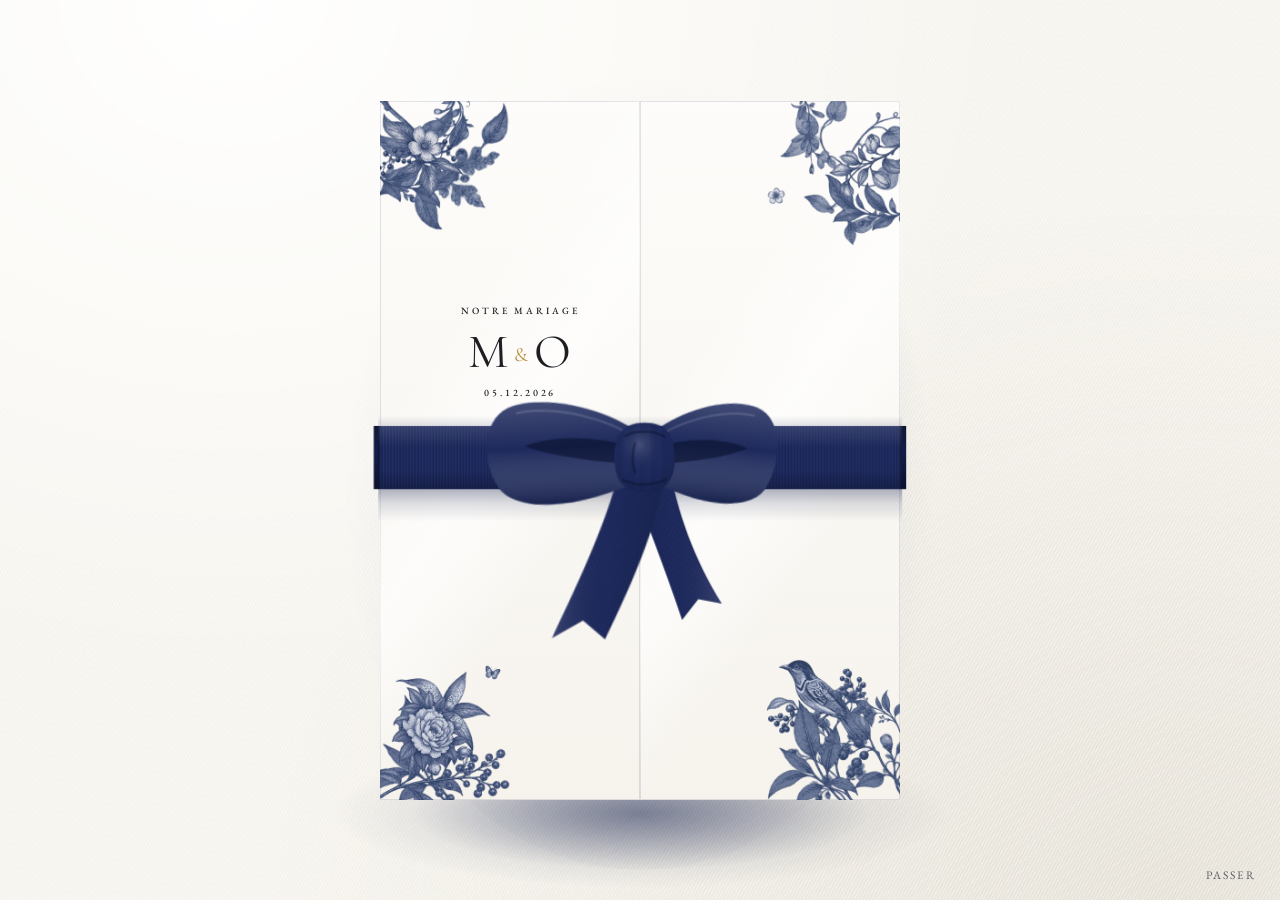
<file: programme/index.html>
<!DOCTYPE html>
<html lang="fr">
<head>
<meta charset="utf-8">
<meta name="viewport" content="width=device-width, initial-scale=1">
<title>Marie &amp; Olivier</title>
<link rel="icon" type="image/png" href="../assets/favicon.png">
<link rel="apple-touch-icon" href="../assets/apple-touch-icon.png">
<link rel="stylesheet" href="../assets/charte.css?v=202611051400">
<style>
  main{max-width:560px;margin:0 auto;padding:30px 16px 70px}
  .jour{margin-top:40px;text-align:center}
  .jour h2{font-size:1.9rem;font-style:italic}
  ol{list-style:none;padding:0;margin:20px 0 0}
  li.moment{text-align:center;padding:16px 0;position:relative}
  li.moment + li.moment::before{content:"✦";display:block;color:var(--or);font-size:.7rem;margin:-6px 0 14px}
  .moment .heure{letter-spacing:.3em;font-size:.95rem;color:var(--bleu)}
  .moment h3{font-size:1.7rem;margin-top:2px}
  .moment .lieu{font-style:italic;color:var(--encre-douce)}
  .moment .desc{max-width:420px;margin:6px auto 0;font-size:.98rem;white-space:pre-wrap}
  .moment.encours h3{color:var(--or-texte)}
  .moment.encours .heure::after{content:" · en ce moment";letter-spacing:.1em;font-style:italic;color:var(--or-texte)}
  .vide{text-align:center;font-style:italic;color:var(--encre-douce);margin:40px 0}
  .papillon{display:block;width:44px;margin:40px auto 0;opacity:.8}
</style>
<script>if(!matchMedia('(prefers-reduced-motion: reduce)').matches){document.documentElement.classList.add('fp-avant');setTimeout(function(){document.documentElement.classList.remove('fp-avant')},5000)}</script>
</head>
<body>
<main>
  <header class="entete-site" data-titre="Le programme" data-sous="Le déroulé du week-end, heure par heure.<br>Les horaires et les lieux de chaque moment, de la cérémonie au lendemain."></header>
  <div id="jours"></div>
  <span id="pap"></span>
</main>
<footer class="pied-bleu" id="pied"></footer>
<script src="../assets/vendor/supabase.min.js"></script>
<script src="../assets/commun.js?v=202611161400"></script>
<script>compterVisite('programme');</script>
<script src="../assets/ouverture.js?v=202611051400"></script>
<script src="../assets/programme.js?v=202611051400"></script>
<script>
$('#pap').remove();
$('#pied').innerHTML = piedBleu();
/* Page invités : client sans session, seuls les moments « visibles des invités ». */
const sbInvite = CONFIGURE ? window.supabase.createClient(CONFIG.SUPABASE_URL, CONFIG.SUPABASE_ANON_KEY, { auth: { persistSession: false } }) : null;
let items = [];
async function charger(){
  if (!sbInvite) return;
  const publie = await reglage('programme_publie', false);
  if (!publie) { $('#jours').innerHTML = '<p class="vide">Le programme est en préparation : Marie et Olivier le dévoileront quelques semaines avant le mariage.<br>Revenez faire un tour ici en décembre !</p>'; return; }
  const { data, error } = await sbInvite.from('mo_programme').select('jour,debut,duree,titre,lieu,description').eq('public', true).order('jour').order('debut');
  if (error) { $('#jours').innerHTML = '<p class="vide">Le programme n\'est pas disponible pour le moment, réessayez un peu plus tard.</p>'; return; }
  items = data; rendre();
}
function rendre(){
  const cont = $('#jours'); cont.innerHTML = '';
  const auj = jourLogique(new Date()), now = minutesMaintenant();
  for (const [v, l] of JOURS) {
    const liste = items.filter(i => i.jour === v).sort((a, b) => minutes(a) - minutes(b));
    if (!liste.length) continue;
    const sec = document.createElement('section'); sec.className = 'jour';
    sec.innerHTML = `<p class="capitales">${l.split(' ')[0]}</p><h2>${l.split(' ').slice(1).join(' ')}</h2><ol></ol>`;
    for (const it of liste) {
      const d = minutes(it), enCours = v === auj && now >= d && now < d + (it.duree || 0);
      sec.querySelector('ol').insertAdjacentHTML('beforeend', `<li class="moment${enCours ? ' encours' : ''}">
        <div class="heure">${fmtH(d)}</div><h3>${echap(it.titre)}</h3>
        ${it.lieu ? `<div class="lieu">${echap(it.lieu)}</div>` : ''}${it.description ? `<div class="desc">${echap(it.description)}</div>` : ''}</li>`);
    }
    cont.appendChild(sec);
  }
  if (!cont.children.length) cont.innerHTML = '<p class="vide">Le programme est en préparation : Marie et Olivier le dévoileront quelques semaines avant le mariage.<br>Revenez faire un tour ici en décembre !</p>';
}
charger(); setInterval(charger, 120000);
</script>
</body>
</html>
</file>
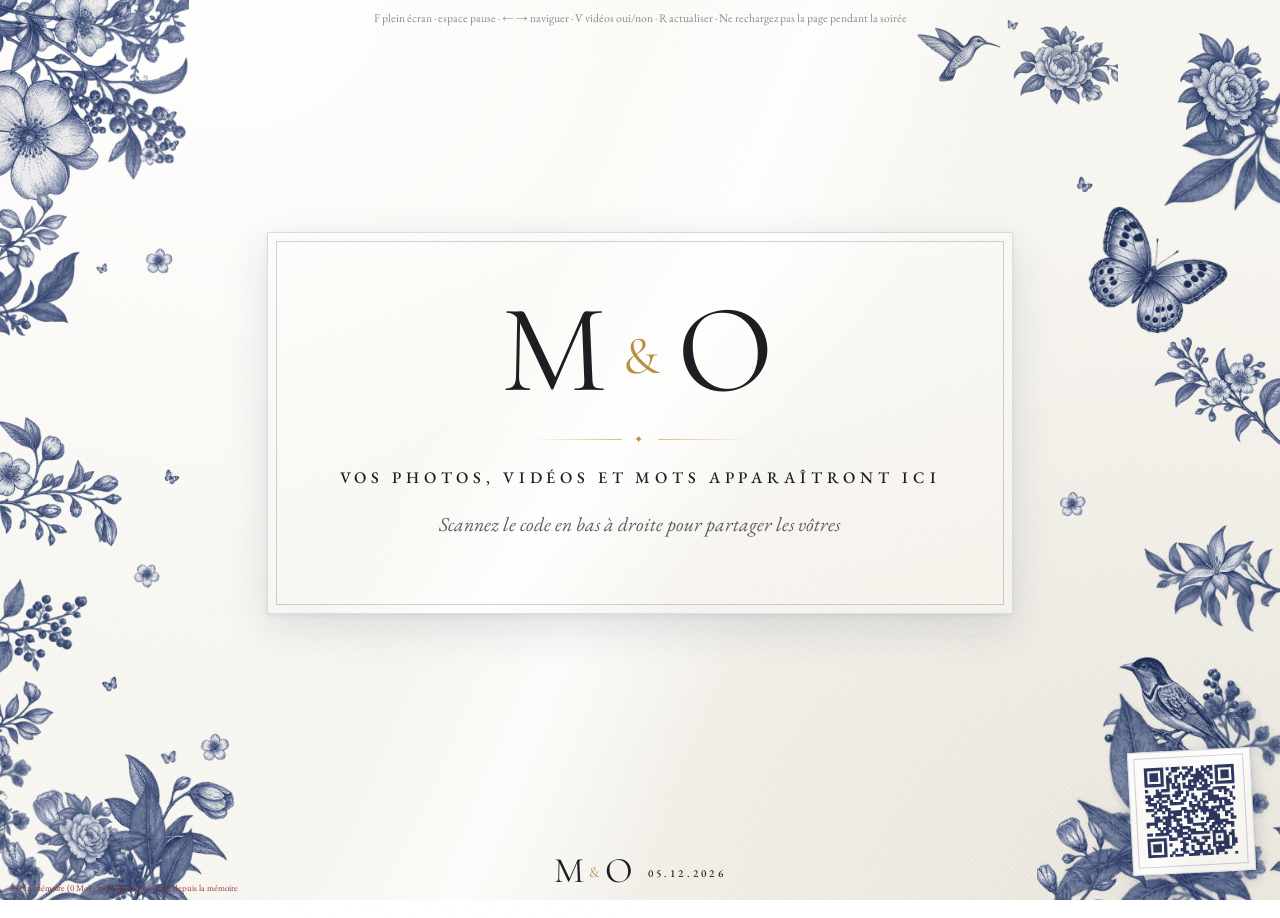
<file: projection/index.html>
<!DOCTYPE html>
<html lang="fr">
<head>
<meta charset="utf-8">
<meta name="viewport" content="width=device-width, initial-scale=1">
<meta name="robots" content="noindex">
<title>Marie &amp; Olivier</title>
<link rel="icon" type="image/png" href="../assets/favicon.png">
<link rel="apple-touch-icon" href="../assets/apple-touch-icon.png">
<link rel="stylesheet" href="../assets/charte.css?v=202611051400">
<style>
  html,body{height:100%;overflow:hidden}
  body{background:radial-gradient(ellipse at 50% 40%,#fbfaf7,var(--satin) 60%,var(--perle) 100%)}
  body.plein{cursor:none}
  #scene{position:absolute;inset:0}
  .coin{position:absolute;opacity:.9;pointer-events:none}
  .coin.hg{width:22vmin;top:-1vmin;left:-1vmin}
  .coin.bd{width:24vmin;bottom:-2vmin;left:0}
  .coin.hd{width:26vmin;top:1vmin;right:18vmin}
  .bandeau{position:absolute;left:0;right:0;bottom:1.2vmin;text-align:center;pointer-events:none}
  .bandeau .monogramme{font-size:4vmin}
  .bandeau .capitales{font-size:1.2vmin;margin-left:1.5vmin;vertical-align:.6vmin}
  /* QR code sur une petite carte de papier du faire-part (texture, filet bleu), posée de biais parmi les gravures */
  #qr-coin{position:absolute;right:3vmin;bottom:3vmin;text-align:center;padding:1.7vmin;transform:rotate(-3deg);
    box-shadow:0 .6vmin 1.8vmin rgba(27,38,82,.22),0 .1vmin .3vmin rgba(27,38,82,.18)}
  #qr-coin.cadre::before{inset:.6vmin}
  #qr-coin .capitales{font-family:"Cormorant Garamond",serif;font-style:italic;text-transform:none;font-size:1.6vmin;letter-spacing:.02em;color:var(--bleu-nuit);margin-top:.5vmin;line-height:1.1;white-space:nowrap}
  #qr-coin img,#qr-coin canvas{width:10vmin!important;height:10vmin!important;display:block;mix-blend-mode:multiply;opacity:.92}

  #diapos{position:absolute;inset:3vmin 18vmin 9vmin 18vmin;display:flex;align-items:center;justify-content:center}
  /* Les photos sont « posées sur une table » : la nouvelle arrive de l'avant (grande, floue d'ombre, transparente)
     et se pose au centre ; les précédentes glissent vers les bords, plus petites, et restent visibles derrière. */
  .diapo{position:absolute;display:flex;align-items:center;justify-content:center;
    --s:1.35;opacity:0;transform:translate(var(--dx,0),var(--dy,0)) rotate(var(--rot,0deg)) scale(var(--s));
    transition:opacity 1.1s ease,transform 1.6s cubic-bezier(.16,.84,.24,1),filter 1.4s ease}
  .diapo.visible{--s:1;opacity:1}
  .diapo.dessous{--s:var(--s-dessous,.58);filter:brightness(.9) saturate(.8)}
  .diapo.sortie{opacity:0;transition:opacity 1.4s ease}
  .cadre-photo{position:relative;background:#fff;padding:1vmin;box-shadow:0 5vmin 9vmin rgba(27,38,82,.18),0 1vmin 2vmin rgba(27,38,82,.12);transition:box-shadow 1.6s ease}
  .diapo.visible .cadre-photo{box-shadow:0 1.2vmin 3.2vmin rgba(27,38,82,.28),0 .2vmin .6vmin rgba(27,38,82,.22)}
  .diapo.dessous .cadre-photo{box-shadow:0 .6vmin 1.6vmin rgba(27,38,82,.25)}
  .cadre-photo .media{position:relative;line-height:0;background:var(--perle)}
  .cadre-photo img,.cadre-photo video{display:block;max-width:min(52vw,calc(100vw - 40vmin));max-height:60vh;width:auto;height:auto;object-fit:contain}
  .cadre-photo img{min-width:28vmin;min-height:22vmin}
  .legende{position:absolute;right:1.6vmin;bottom:1.6vmin;max-width:min(70%,50vmin);background:rgba(252,251,248,.94);padding:.9vmin 1.4vmin;
    text-align:right;box-shadow:0 .3vmin 1.2vmin rgba(0,0,0,.2);line-height:1.3;transition:opacity 1s ease}
  .diapo.dessous .legende{opacity:0}
  .legende .mot{font-size:2.7vmin;font-style:italic;color:var(--encre);white-space:pre-wrap;margin-bottom:.4vmin;max-height:18vh;overflow:hidden}
  .legende .qui{font-size:1.6vmin;text-transform:uppercase;letter-spacing:.2em;color:var(--encre-douce)}
  .legende .qui .nom{font-family:"Cormorant Garamond",serif;font-style:italic;color:var(--bleu-nuit);font-size:3.1vmin;margin-left:.8vmin;letter-spacing:0;text-transform:none}
  .attente{padding:6vmin 8vmin;text-align:center}
  .attente .monogramme{font-size:14vmin}
  .attente .capitales{font-size:1.8vmin}
  .attente .italique{font-size:2.2vmin}
  .carton{padding:6vmin 7vmin;max-width:70vmin;text-align:center}
  .carton .texte{font-family:"Cormorant Garamond",serif;font-style:italic;font-size:3.6vmin;white-space:pre-wrap;color:var(--bleu-nuit)}
  .carton .signature{display:block;margin-top:2vmin;text-transform:uppercase;letter-spacing:.25em;font-size:1.5vmin}
  #aide{position:absolute;top:1vmin;left:50%;transform:translateX(-50%);font-size:1.3vmin;color:var(--encre-douce);opacity:.7;transition:opacity 1s}
  body.plein #aide{opacity:0}
  #pause{position:absolute;top:2vmin;right:18vmin;font-size:1.4vmin;text-transform:uppercase;letter-spacing:.3em;color:var(--bleu);display:none}
  body.enpause #pause{display:block}
  #etat-cache{position:absolute;left:1vmin;bottom:.5vmin;font-size:1vmin;color:var(--encre-douce);opacity:.5}
  #etat-cache.hors{color:var(--erreur);opacity:1}
  /* papillon : deux demi-ailes (la même image, l'une en miroir) qui battent en 3D ; trajectoire et battements
     sont confiés au compositeur du navigateur (Web Animations), donc fluides même quand la page charge des photos */
  .papillon,.pap-ombre{position:absolute;left:0;top:0;pointer-events:none;opacity:0;will-change:transform,opacity;z-index:4}
  .papillon{--ph:5.6vmin;width:calc(var(--ph) * 1.588);height:var(--ph);margin:calc(var(--ph) / -2) 0 0 calc(var(--ph) * -.794);perspective:30vmin}
  .papillon .aile{position:absolute;top:0;width:50%;height:100%;will-change:transform}
  .papillon .aile::before{content:"";position:absolute;inset:0;background:url(../assets/motifs/papillon-demi.png) center/100% 100% no-repeat}
  .papillon .aile.g{left:0;transform-origin:100% 50%}
  .papillon .aile.d{right:0;transform-origin:0 50%}
  .papillon .aile.d::before{transform:scaleX(-1)}
  .pap-ombre{--ph:5.6vmin;width:calc(var(--ph) * 1.07);height:calc(var(--ph) * .64);margin:calc(var(--ph) * -.32) 0 0 calc(var(--ph) * -.535);border-radius:50%;background:rgba(27,38,82,.5);filter:blur(calc(var(--ph) * .16));z-index:3}
</style>
</head>
<body>
<section id="scene" hidden>
  <span id="coins"></span>
  <div id="diapos"></div>
  <div class="bandeau"><span class="monogramme">M<span class="et">&amp;</span>O</span><span class="capitales">05.12.2026</span></div>
  <div id="qr-coin" class="carte-papier cadre"><div id="qr"></div></div>
  <div id="aide">F plein écran · espace pause · ← → naviguer · V vidéos oui/non · R actualiser · Ne rechargez pas la page pendant la soirée</div>
  <div id="pause">Pause</div>
  <div id="etat-cache"></div>
</section>

<script src="../assets/vendor/supabase.min.js"></script>
<script src="../assets/vendor/qrcode.min.js"></script>
<script src="../assets/commun.js?v=202611161400"></script>
<script>
Object.assign(CONFIG, { DUREE_PHOTO: 9000, DUREE_MOT: 11000, DUREE_VIDEO_MAX: 45000, RAFRAICHIR: 60000, MAX_TABLE: 16, CACHE_MAX_VIDEO: 100 * 1048576, CACHE_MAX_TOTAL: 1500 * 1048576 });
let items = [], connus = new Set(), file = [], nouveaux = [];
let position = -1, timer = null, enPause = false, avecVideos = true, premierChargement = true, courant = null;

$('#coins').outerHTML = motif('motif-a', 'coin hg') + motif('couv-gauche-bas', 'coin bd') + motif('colibri-droit', 'coin hd');
qrDans($('#qr'), urlSite('../souvenirs/'), 256, 'rgba(0,0,0,0)');   // fond transparent : imprimé sur le décor
demarrer();

async function demarrer(){
  $('#scene').hidden = false;
  await charger();
  setInterval(charger, CONFIG.RAFRAICHIR);
  suivant();
}

/* ---------- données ---------- */
const cache = new Map(), urls = new Map(), inutilisables = new Set(); let octetsCache = 0;
async function charger(){
  let data, error;
  try { ({ data, error } = await sb.from('mo_envois').select('*, fichiers:mo_fichiers(*)').order('created_at', { ascending: true })); }
  catch (e) { error = e; }
  if (error) { console.warn('hors ligne, on continue avec la mémoire', error.message || error); majEtatCache(items, true); return; }
  const liste = [];
  const fichiersImg = [];
  for (const e of data) {
    if (e.visible === false || e.supprime) continue;
    const nom = e.invite_nom || 'Un invité';
    if (e.message) liste.push({ id: 'm-' + e.id, type: 'mot', nom, texte: e.message, date: e.created_at });
    for (const f of e.fichiers) {
      if (f.visible === false || f.supprime) continue;
      const t = f.type_mime || '';
      if (/heic|heif/i.test(t + f.nom_original)) continue;   // les navigateurs ne savent pas l'afficher
      if (t.startsWith('image/')) { const it = { id: 'f-' + f.id, type: 'photo', nom, texte: f.message, chemin: f.chemin, taille: f.taille || 0, date: f.created_at }; liste.push(it); fichiersImg.push(it); }
      else if (t.startsWith('video/')) liste.push({ id: 'f-' + f.id, type: 'video', nom, texte: f.message, chemin: f.chemin, taille: f.taille || 0, date: f.created_at });
    }
  }
  // URLs signées (12 h), demandées une seule fois par média
  const media = liste.filter(i => i.chemin);
  const nouveauxMedias = media.filter(i => !urls.has(i.id));
  if (nouveauxMedias.length) {
    const { data: signes } = await sb.storage.from(CONFIG.BUCKET_SOUVENIRS).createSignedUrls(nouveauxMedias.map(i => i.chemin), 43200);
    nouveauxMedias.forEach((i, k) => urls.set(i.id, { url: signes && signes[k] ? signes[k].signedUrl : null }));
    // version réduite fabriquée au dépôt (apercus/1600/…) ; si elle manque, precharger() se rabat sur l'original
    const photos = nouveauxMedias.filter(i => i.type === 'photo');
    if (photos.length) {
      try {
        const { data: red } = await sb.storage.from(CONFIG.BUCKET_SOUVENIRS).createSignedUrls(photos.map(i => cheminApercu(i.chemin, APERCUS.GRAND)), 43200);
        photos.forEach((i, k) => { if (red && red[k] && red[k].signedUrl) urls.get(i.id).urlImg = red[k].signedUrl; });
      } catch {}
    }
  }
  media.forEach(i => { const u = urls.get(i.id) || {}; i.url = u.url; i.urlImg = u.urlImg; if (inutilisables.has(i.id)) i.inutilisable = true; });
  // Mise en mémoire en arrière-plan : la projection démarre tout de suite, les médias se téléchargent un par un.
  liste.forEach(i => { if (cache.has(i.id)) i.local = cache.get(i.id); });
  precharger(liste);
  majEtatCache(liste);
  const arrives = liste.filter(i => !connus.has(i.id));
  liste.forEach(i => connus.add(i.id));
  // ne garder en projection que ce qui est en mémoire (ou atteignable en ligne)
  items = liste;
  if (premierChargement) { premierChargement = false; file = melanger(items); }
  else if (!file.length && items.length) file = melanger(items);
  else if (arrives.length) { arrives.forEach(i => { i.nouveau = true; }); nouveaux.push(...arrives); }
  // retirer de la file ce qui n'est plus projetable
  const ids = new Set(items.map(i => i.id));
  file = file.filter(i => ids.has(i.id)).map(i => items.find(x => x.id === i.id));
}

let prechargeEnCours = false;
async function precharger(liste){
  if (prechargeEnCours) return; prechargeEnCours = true;
  // photos d'abord (rapides), vidéos ensuite
  // photos (réduites) d'abord ; vidéos ensuite, seulement les moins lourdes et tant que la mémoire le permet ; les autres se lisent en direct
  const aFaire = [...liste.filter(i => i.type === 'photo'), ...liste.filter(i => i.type === 'video' && i.taille <= CONFIG.CACHE_MAX_VIDEO)].filter(i => !i.local && i.url && !i.inutilisable);
  for (const i of aFaire) {
    if (octetsCache + (i.taille || 0) > CONFIG.CACHE_MAX_TOTAL && i.type === 'video') continue;
    try {
      const src = i.type === 'photo' && i.urlImg ? i.urlImg : i.url;
      let r = await fetch(src); if (!r.ok && i.urlImg) r = await fetch(i.url);
      if (!r.ok) { if (i.type === 'photo') { i.inutilisable = true; inutilisables.add(i.id); } continue; }
      const b = await r.blob(); const u = URL.createObjectURL(b);
      if (i.type === 'photo') {   // on vérifie que l'image se décode avant de la programmer (HEIC, fichier abîmé…)
        const ok = await new Promise(res => { const im = new Image(); im.onload = () => res(true); im.onerror = () => res(false); im.src = u; });
        if (!ok) { URL.revokeObjectURL(u); i.inutilisable = true; inutilisables.add(i.id); const v = items.find(x => x.id === i.id); if (v) v.inutilisable = true; continue; }
      }
      cache.set(i.id, u); octetsCache += b.size;
      const vivant = items.find(x => x.id === i.id); if (vivant) vivant.local = u; i.local = u;
    } catch (e) { console.warn('cache', i.chemin, e); }
    majEtatCache(items);
  }
  prechargeEnCours = false; majEtatCache(items);
}
function majEtatCache(liste, horsLigne){
  const n = liste.filter(i => i.local).length, tot = liste.length;
  const el = $('#etat-cache'); if (!el) return;
  el.className = (horsLigne || !navigator.onLine) ? 'hors' : '';
  el.textContent = `${n}/${tot} en mémoire (${(octetsCache/1048576).toFixed(0)} Mo)` + ((horsLigne || !navigator.onLine) ? ' · hors ligne, projection depuis la mémoire' : '');
}
window.addEventListener('offline', () => majEtatCache(items, true));
window.addEventListener('online', () => { majEtatCache(items); charger(); });
function melanger(a){ const b = [...a]; for (let i = b.length - 1; i > 0; i--) { const j = Math.floor(Math.random() * (i + 1)); [b[i], b[j]] = [b[j], b[i]]; } return b; }

/* ---------- lecture ---------- */
function prochain(){
  if (!navigator.onLine) { const enMem = file.filter(i => i.local); if (enMem.length && enMem.length < file.length) { file = enMem; position = -1; } }
  while (nouveaux.length) { const n = nouveaux.shift(); if (avecVideos || n.type !== 'video') { file.splice(position + 1, 0, n); return file[++position]; } }
  if (!file.length) return null;
  for (let k = 0; k < file.length; k++) {
    position = (position + 1) % file.length;
    if (position === 0) file = melanger(items);
    const it = file[position];
    if (it && !it.inutilisable && (avecVideos || it.type !== 'video')) return it;
  }
  return null;
}
function precedent(){
  if (!file.length) return null;
  position = (position - 1 + file.length) % file.length;
  return file[position];
}

function suivant(){ clearTimeout(timer); afficher(prochain()); }
function afficher(it){
  const cont = $('#diapos');
  // la table : la photo qui était au centre glisse vers un bord, plus petite ; au-delà de MAX_TABLE, les plus anciennes s'effacent
  const anciens = [...cont.children].filter(el => !el.classList.contains('sortie'));
  anciens.forEach((el, i) => {
    if (!el.classList.contains('dessous')) {
      el.classList.add('dessous'); el.dataset.dessous = Date.now();
      const v = el.querySelector('video'); if (v) v.pause();
      // direction au hasard, plutôt vers les bords, sans mordre sur les illustrations des côtés ni sur le QR code,
      // et jamais sous un papillon posé (ou en train de se poser)
      const vw = innerWidth / 100, vh = innerHeight / 100, b = el.getBoundingClientRect(), echelle = 0.42 + Math.random() * 0.1;
      const ancienDx = parseFloat(el.style.getPropertyValue('--dx')) || 0, ancienDy = parseFloat(el.style.getPropertyValue('--dy')) || 0;   // en vmin
      const vmin = Math.min(vw, vh), rayon = Math.hypot(b.width, b.height) / 2 * echelle + 3 * vmin;
      let dx, dy;
      for (let essai = 0; essai < 25; essai++) {
        const a = Math.random() * Math.PI * 2, r = 0.65 + Math.random() * 0.35;
        dx = Math.cos(a) * r * 22; dy = Math.sin(a) * r * 25;
        if (dx > 10 && dy > 8) dy = -dy;
        const cx = b.left + b.width / 2 + dx * vw - ancienDx * vmin, cy = b.top + b.height / 2 + dy * vh - ancienDy * vmin;
        if (!papillonsReserves.some(p => Math.hypot(p.x - cx, p.y - cy) < rayon)) break;
      }
      el.style.setProperty('--dx', dx.toFixed(1) + 'vw');
      el.style.setProperty('--dy', dy.toFixed(1) + 'vh');
      el.style.setProperty('--rot', ((Math.random() * 24) - 12).toFixed(1) + 'deg');
      el.style.setProperty('--s-dessous', echelle.toFixed(2));
    }
    if (anciens.length - i > CONFIG.MAX_TABLE && !papillonsReserves.some(p => p.el === el)) { el.classList.add('sortie'); setTimeout(() => el.remove(), 1500); }
  });
  courant = it;
  const d = document.createElement('div'); d.className = 'diapo';
  if (!it) {
    cont.innerHTML = '';
    d.innerHTML = `<div class="attente carte-papier cadre"><div class="monogramme">M<span class="et">&amp;</span>O</div><div class="filet-or"><span>✦</span></div><p class="capitales">Vos photos, vidéos et mots apparaîtront ici</p><p class="italique doux">Scannez le code en bas à droite pour partager les vôtres</p></div>`;
    cont.appendChild(d); requestAnimationFrame(() => d.classList.add('visible'));
    timer = setTimeout(suivant, 8000); return;
  }
  const nouveau = ''; it.nouveau = false;
  let duree = CONFIG.DUREE_PHOTO;
  if (it.type === 'mot') {
    duree = Math.min(CONFIG.DUREE_MOT + it.texte.length * 40, 25000);
    d.innerHTML = nouveau + `<div class="carton carte-papier cadre"><div class="texte">${echap(it.texte)}</div><span class="signature">${echap(it.nom)}</span></div>`;
  } else {
    const media = it.type === 'photo'
      ? `<img src="${it.local || it.urlImg || it.url}" alt="" onerror="this.onerror=null;this.src='${it.url}'">`
      : `<video src="${it.local || it.url}" autoplay muted playsinline></video>`;
    d.innerHTML = `<div class="cadre-photo"><div class="media">${media}
        <div class="legende">${it.texte ? `<div class="mot">${echap(it.texte)}</div>` : ''}<div class="qui">par<span class="nom">${echap(it.nom)}</span></div></div>
      </div></div>`;
    if (it.type === 'video') {
      const v = d.querySelector('video');
      v.addEventListener('ended', () => { if (!enPause) suivant(); });
      v.addEventListener('error', () => suivant());
      duree = CONFIG.DUREE_VIDEO_MAX;
    }
  }
  // posée près du centre, légèrement de travers, comme lâchée sur la table
  d.style.setProperty('--rot', ((Math.random() * 7) - 3.5).toFixed(2) + 'deg');
  d.style.setProperty('--dx', ((Math.random() * 6) - 3).toFixed(2) + 'vmin');
  d.style.setProperty('--dy', ((Math.random() * 4) - 2).toFixed(2) + 'vmin');
  cont.appendChild(d);
  libererPlace(d).then(() => requestAnimationFrame(() => requestAnimationFrame(() => d.classList.add('visible'))));
  if (!enPause) timer = setTimeout(suivant, duree);
  if (papAttendSlide) { papAttendSlide = false; setTimeout(visitePapillon, 1800); }   // juste après une nouvelle photo : les papillons ont le temps de se poser
}

/* ---------- commandes ---------- */
document.addEventListener('keydown', e => {
  if ($('#scene').hidden) return;
  switch (e.key) {
    case 'f': case 'F': pleinEcran(); break;
    case ' ': e.preventDefault(); enPause = !enPause; document.body.classList.toggle('enpause', enPause); if (enPause) clearTimeout(timer); else suivant(); break;
    case 'ArrowRight': suivant(); break;
    case 'ArrowLeft': clearTimeout(timer); afficher(precedent()); break;
    case 'v': case 'V': avecVideos = !avecVideos; $('#aide').textContent = avecVideos ? 'Vidéos activées' : 'Vidéos désactivées'; setTimeout(() => $('#aide').textContent = 'F plein écran · espace pause · ← → naviguer · V vidéos oui/non · R recharger', 2000); break;
    case 'r': case 'R': charger(); break;
    case 'p': case 'P': visitePapillon(); break;
  }
});
$('#scene').addEventListener('dblclick', pleinEcran);
function pleinEcran(){
  if (!document.fullscreenElement) { document.documentElement.requestFullscreen().catch(() => {}); }
  else document.exitFullscreen();
}
document.addEventListener('fullscreenchange', () => document.body.classList.toggle('plein', !!document.fullscreenElement));
/* ---------- Papillons ----------
   De temps en temps, un, deux ou trois papillons (celui du faire-part) arrivent des bords de l'écran, se posent
   sur des photos de la table, ouvrent et ferment lentement les ailes, puis repartent. Chaque trajet est tiré au hasard.
   Une photo posée ne glisse jamais sous un papillon, et une photo qui porte un papillon n'est pas effacée.
   Touche P : faire venir des papillons tout de suite. */
const PAPILLON = { ATTENTE_MIN: 6000, ATTENTE_MAX: 20000, MAX: 3, FPS: 60, BATTEMENT_MS: 150 };
let papMinuterie = null, papAttendSlide = false;
const papillonsReserves = [];   // points où un papillon est posé ou va se poser : { x, y, el }
function preparerPapillon(){
  if (matchMedia('(prefers-reduced-motion: reduce)').matches) return;
  planifierPapillon(5000);
}
function planifierPapillon(ms){
  clearTimeout(papMinuterie);
  // au bout du délai, on attend le prochain changement de photo : les papillons ont alors tout le temps de se poser
  // en pause, la table ne bouge pas : on peut venir tout de suite
  papMinuterie = setTimeout(() => { if (enPause) visitePapillon(); else papAttendSlide = true; }, ms != null ? ms : PAPILLON.ATTENTE_MIN + Math.random() * (PAPILLON.ATTENTE_MAX - PAPILLON.ATTENTE_MIN));
}
// Avant qu'une nouvelle photo apparaisse au centre : les papillons posés (ou en approche) à sa place s'envolent d'abord.
async function libererPlace(d){
  if (!papillonsReserves.length) return;
  const img = d.querySelector('img');
  if (img && !img.complete) await Promise.race([img.decode().catch(() => {}), attendre(1500)]);
  const r = d.getBoundingClientRect(), k = 1.35, v = Math.min(innerWidth, innerHeight) / 100;   // la photo démarre à l'échelle 1,35
  const cx = r.left + r.width / 2, cy = r.top + r.height / 2, demiL = r.width / 2 / k + 3 * v, demiH = r.height / 2 / k + 3 * v;
  const genes = papillonsReserves.filter(p => Math.abs(p.x - cx) < demiL && Math.abs(p.y - cy) < demiH);
  if (!genes.length) return;
  genes.forEach(p => p.chasser());
  if (genes.some(p => p.pose)) await attendre(700);   // le temps de décoller
}
// un point visible (non recouvert) d'une photo posée à l'arrière depuis un moment, loin des autres papillons
function pointDePose(){
  const toutes = [...$('#diapos').children].filter(el => !el.classList.contains('sortie'));
  // les plus anciennes vont bientôt s'effacer : on les évite seulement quand la table est presque pleine
  const cands = toutes.slice(toutes.length >= CONFIG.MAX_TABLE ? 3 : 0).filter(el => el.classList.contains('dessous') && Date.now() - (+el.dataset.dessous || 0) > 2500);
  const v = Math.min(innerWidth, innerHeight) / 100;
  for (const el of cands.sort(() => Math.random() - .5)) {
    const r = el.querySelector('.cadre-photo, .carton'); if (!r) continue;
    const b = r.getBoundingClientRect();
    for (let k = 0; k < 16; k++) {
      const x = b.left + b.width * (.18 + Math.random() * .64), y = b.top + b.height * (.18 + Math.random() * .64);
      if (x < 4 * v || y < 4 * v || x > innerWidth - 4 * v || y > innerHeight - 4 * v) continue;
      if (papillonsReserves.some(p => Math.hypot(p.x - x, p.y - y) < 12 * v)) continue;
      const dessus = document.elementFromPoint(x, y);
      if (dessus && dessus.closest('.diapo') === el) return { x, y, el };
    }
  }
  return null;
}
function pointHorsEcran(saufCote){
  const v = Math.min(innerWidth, innerHeight) / 100, cotes = ['g', 'd', 'h'].filter(c => c !== saufCote);
  const c = cotes[Math.floor(Math.random() * cotes.length)];
  if (c === 'g') return { x: -12 * v, y: innerHeight * (.15 + Math.random() * .6), c };
  if (c === 'd') return { x: innerWidth + 12 * v, y: innerHeight * (.15 + Math.random() * .6), c };
  return { x: innerWidth * (.2 + Math.random() * .6), y: -12 * v, c };
}
const bez = (a, b, c, d, t) => { const u = 1 - t; return u * u * u * a + 3 * u * u * t * b + 3 * u * t * t * c + t * t * t * d; };
// trajectoire d'un vol : courbe de Bézier + zigzags de papillon ; arrivee=true : se pose (ralentit, descend vers la table)
function trajectoire(de, vers, duree, arrivee, capInitial, taille, h0 = 0){
  const v = Math.min(innerWidth, innerHeight) / 100;
  const dx = vers.x - de.x, dy = vers.y - de.y, L = Math.hypot(dx, dy) || 1, nx = -dy / L, ny = dx / L;
  const c1 = { x: de.x + dx * .3 + nx * L * (Math.random() - .5) * .7, y: de.y + dy * .3 + ny * L * (Math.random() - .5) * .7 };
  const c2 = { x: de.x + dx * .72 + nx * L * (Math.random() - .5) * .5, y: de.y + dy * .72 + ny * L * (Math.random() - .5) * .5 };
  const base = t => ({ x: bez(de.x, c1.x, c2.x, vers.x, t), y: bez(de.y, c1.y, c2.y, vers.y, t) });
  const n = Math.max(2, Math.round(duree / 1000 * PAPILLON.FPS)), zig = 2 + Math.random() * 2, phase = Math.random() * 6.28;
  const corps = [], ombre = [];
  let cap = capInitial;
  for (let i = 0; i <= n; i++) {
    const t = i / n;
    const u = arrivee ? 1 - Math.pow(1 - t, 2.4) : Math.pow(t, 1.9);            // ralentit à la pose, accélère au décollage
    const h = arrivee ? Math.pow(1 - u, .8) : h0 + (1 - h0) * Math.pow(u, .7);   // altitude : 1 en vol, 0 posé
    const p = base(u);
    const vivacite = Math.min(1, h * 2.5);                                         // zigzags et sautillements seulement en vol
    const ondule = Math.sin(t * zig * 6.28 + phase) * 2.2 * v * vivacite;
    const saut = Math.sin(t * duree / PAPILLON.BATTEMENT_MS * 6.28) * .35 * v * taille * vivacite;   // monte un peu à chaque battement
    const x = p.x + nx * ondule, y = p.y + ny * ondule - saut;
    const q = base(Math.min(1, u + .02)), r0 = base(Math.max(0, u - .02));
    const visee = Math.atan2(q.y - r0.y, q.x - r0.x) * 180 / Math.PI + 90;
    if (cap == null) cap = visee;
    const ecart = ((visee - cap + 540) % 360) - 180;
    cap += ecart * (arrivee ? Math.min(1, h * 1.6) : 1) * .25;                    // le cap se fige en se posant
    const s = 1 + .3 * h, op = arrivee ? Math.min(1, t * 8) : Math.min(1, (1 - t) * 8);
    corps.push({ transform: `translate(${x.toFixed(1)}px,${y.toFixed(1)}px) rotate(${cap.toFixed(1)}deg) scale(${s.toFixed(3)})`, opacity: op });
    ombre.push({ transform: `translate(${(x + h * 3.2 * v * taille).toFixed(1)}px,${(y + h * 4.5 * v * taille).toFixed(1)}px) rotate(${cap.toFixed(1)}deg) scale(${(1 - .35 * h).toFixed(3)})`, opacity: op * (.32 - .2 * h) });
  }
  return { corps, ombre, cap };
}
// fait varier la vitesse des battements sans à-coup (même animation, vitesse de lecture qui glisse)
function vitesseAiles(ailes, de, a, duree){
  const t0 = performance.now();
  return new Promise(ok => { const pas = () => { const k = Math.min(1, (performance.now() - t0) / duree); ailes.forEach(an => an.updatePlaybackRate(de + (a - de) * k * k * (3 - 2 * k))); k < 1 ? setTimeout(pas, 50) : ok(); }; pas(); });
}
const attendre = ms => new Promise(ok => setTimeout(ok, ms));
// un papillon : arrive, se pose, repart
async function volPapillon(pose, taille, battementMs){
  const scene = $('#scene');
  const om = document.createElement('div'); om.className = 'pap-ombre';
  const pap = document.createElement('div'); pap.className = 'papillon'; pap.innerHTML = '<div class="aile g"></div><div class="aile d"></div>';
  [om, pap].forEach(e => e.style.setProperty('--ph', (5.6 * taille).toFixed(2) + 'vmin'));
  scene.append(om, pap);
  let chasse = false, reveil = null;
  const reserve = { x: pose.x, y: pose.y, el: pose.el, pose: false, chasser: () => { chasse = true; if (reveil) reveil(); } };
  papillonsReserves.push(reserve);
  try {
    const de = pointHorsEcran();
    const battement = [{ transform: 'rotateY(0deg)' }, { transform: 'rotateY(76deg)' }, { transform: 'rotateY(0deg)' }];
    const opts = { duration: battementMs, iterations: Infinity, easing: 'ease-in-out', iterationStart: Math.random() };
    const ailes = [pap.querySelector('.g').animate(battement, opts), pap.querySelector('.d').animate(battement.map(k => ({ transform: k.transform.replace('(', '(-') })), opts)];
    // arrivée (interrompue si une nouvelle photo vient prendre la place)
    const dureeA = Math.min(4600, 2600 + Math.hypot(pose.x - de.x, pose.y - de.y) * (.9 + Math.random() * .5));
    const a = trajectoire(de, pose, dureeA, true, null, taille);
    const anA = pap.animate(a.corps, { duration: dureeA, fill: 'forwards' }), omA = om.animate(a.ombre, { duration: dureeA, fill: 'forwards' });
    const ralenti = setTimeout(() => { if (!chasse) vitesseAiles(ailes, 1, .07 + Math.random() * .04, 1400); }, dureeA - 1400);
    await Promise.race([anA.finished, new Promise(ok => { reveil = ok; })]);
    let depart = pose, cap = a.cap, h0 = 0;
    if (chasse && anA.playState !== 'finished') {
      // s'échappe d'où il est, sans se poser
      clearTimeout(ralenti);
      const m = new DOMMatrix(getComputedStyle(pap).transform), t = anA.currentTime / dureeA;
      depart = { x: m.e, y: m.f }; cap = Math.atan2(m.b, m.a) * 180 / Math.PI; h0 = Math.pow(Math.pow(1 - t, 2.4), .8);
      anA.cancel(); omA.cancel();
      ailes.forEach(an => an.updatePlaybackRate(1));
    } else {
      reserve.pose = true;
      // posé : ailes qui s'ouvrent et se ferment lentement ; repart si une photo arrive ou si quelque chose le recouvre
      const fin = performance.now() + 4000 + Math.random() * 4000;
      while (!chasse && performance.now() < fin) {
        await Promise.race([attendre(250), new Promise(ok => { reveil = ok; })]);
        const dessus = document.elementFromPoint(pose.x, pose.y);
        if (!dessus || dessus.closest('.diapo') !== pose.el || pose.el.classList.contains('sortie')) break;
      }
      await vitesseAiles(ailes, ailes[0].playbackRate, 1, chasse ? 200 : 350);
    }
    // décollage
    const reste = papillonsReserves.indexOf(reserve); if (reste >= 0) papillonsReserves.splice(reste, 1);
    const vers = pointHorsEcran(de.c), dureeD = 3000 + Math.hypot(vers.x - depart.x, vers.y - depart.y) * (1.1 + Math.random() * .5);
    const d = trajectoire(depart, vers, dureeD, false, cap, taille, h0);
    const anD = pap.animate(d.corps, { duration: dureeD, fill: 'forwards' }); om.animate(d.ombre, { duration: dureeD, fill: 'forwards' });
    await anD.finished;
  } catch (e) { console.warn('papillon', e); }
  const reste = papillonsReserves.indexOf(reserve); if (reste >= 0) papillonsReserves.splice(reste, 1);
  pap.remove(); om.remove();
}
// une visite : 1 papillon le plus souvent, parfois 2, plus rarement 3, qui arrivent l'un après l'autre
// une visite : 1 papillon le plus souvent, parfois 2, plus rarement 3, qui arrivent l'un après l'autre.
// Les visites peuvent se chevaucher (la suivante est programmée dès le départ de celle-ci), avec au plus MAX à l'écran.
async function visitePapillon(force){
  if (document.hidden || matchMedia('(prefers-reduced-motion: reduce)').matches) { planifierPapillon(); return; }
  const libres = PAPILLON.MAX - document.querySelectorAll('.papillon').length;
  if (libres <= 0) { planifierPapillon(4000); return; }
  const tirage = Math.random(), nombre = Math.min(libres, force || (tirage < .55 ? 1 : tirage < .85 ? 2 : 3));
  const premier = pointDePose();
  if (!premier) { if (enPause) planifierPapillon(4000); else papAttendSlide = true; return; }   // on retentera après le prochain changement de photo
  clearTimeout(papMinuterie);
  planifierPapillon();
  for (let i = 0; i < nombre; i++) {
    const pose = i === 0 ? premier : pointDePose();
    if (!pose) break;
    volPapillon(pose, .75 + Math.random() * .4, PAPILLON.BATTEMENT_MS * (.85 + Math.random() * .3));
    if (i < nombre - 1) await attendre(350 + Math.random() * 1100);
  }
}
preparerPapillon();
</script>
</body>
</html>
</file>
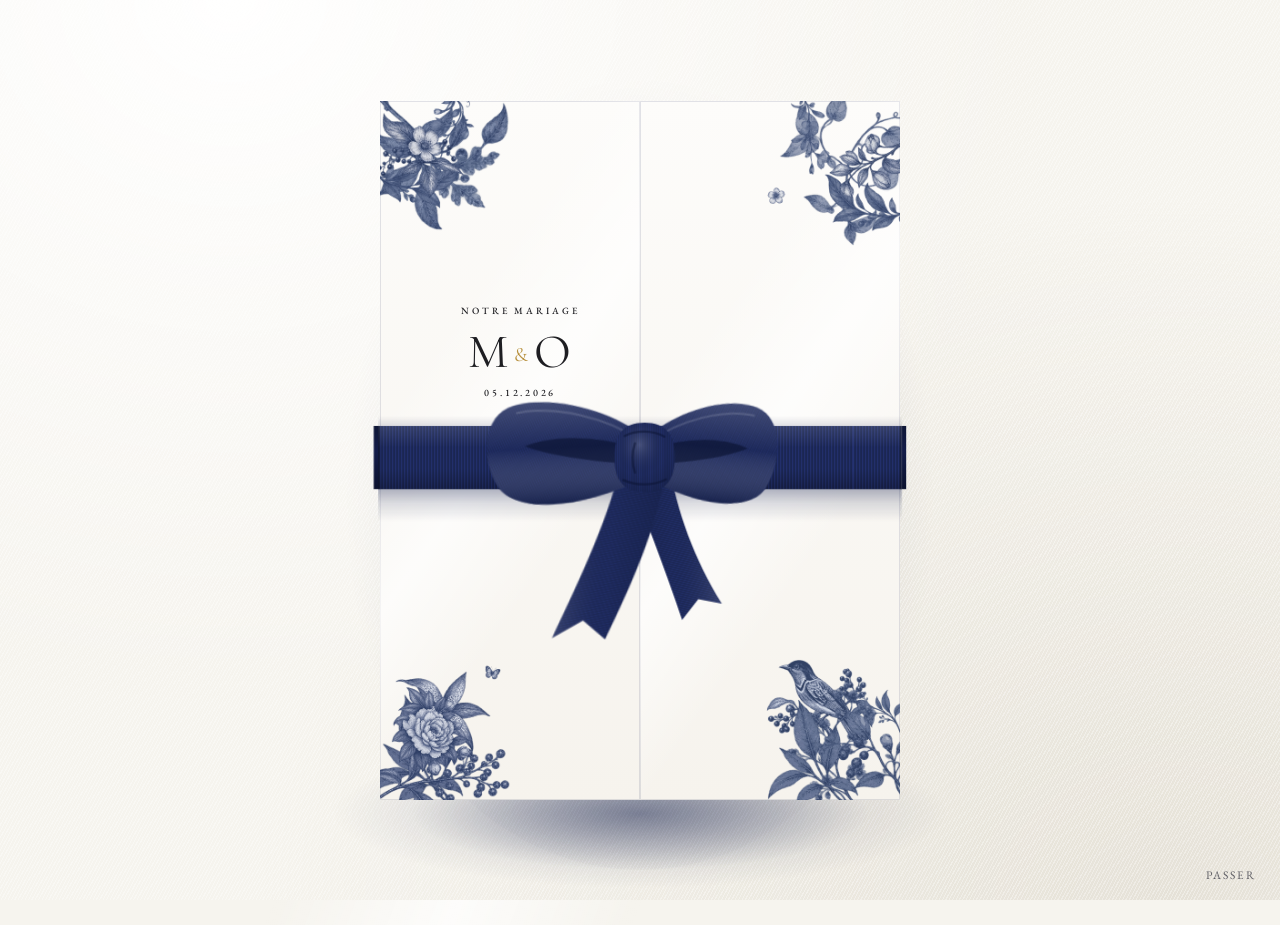
<file: souvenirs/index.html>
<!DOCTYPE html>
<html lang="fr">
<head>
<meta charset="utf-8">
<meta name="viewport" content="width=device-width, initial-scale=1">
<title>Marie &amp; Olivier</title>
<link rel="icon" type="image/png" href="../assets/favicon.png">
<link rel="apple-touch-icon" href="../assets/apple-touch-icon.png">
<link rel="stylesheet" href="../assets/charte.css?v=202611051400">
<style>
  main{max-width:600px;margin:0 auto;padding:34px 16px 60px}
  .note{max-width:460px;margin:22px auto 0;text-align:center;font-size:1rem;color:var(--encre-douce)}
  .cta{text-align:center;margin-top:30px}
  h2.titre-section{font-size:clamp(2rem,8vw,2.6rem);text-align:center;font-style:italic}

  .zone{margin:24px auto 0;width:min(320px,86vw);aspect-ratio:1;border-radius:50%;position:relative;cursor:pointer;
    display:flex;flex-direction:column;align-items:center;justify-content:center;gap:6px;text-align:center;padding:30px;
    background:radial-gradient(circle at 35% 30%,#fff,var(--satin) 70%);border:1px solid var(--perle-fonce);box-shadow:var(--ombre);transition:.15s}
  .zone::before{content:"";position:absolute;inset:10px;border-radius:50%;border:1px dashed var(--bleu-doux);opacity:.55}
  .zone:hover,.depot.survol .zone{background:radial-gradient(circle at 35% 30%,#fff,var(--bleu-voile) 80%)}
  .zone svg.fleche{width:40px;height:40px;stroke:var(--bleu);fill:none;stroke-width:1.4;stroke-linecap:round;stroke-linejoin:round}
  .zone strong{font-family:"Cormorant Garamond",serif;font-size:1.45rem;font-weight:500;color:var(--bleu-nuit)}
  .zone small{color:var(--encre-douce);font-style:italic}
  .depot{position:relative}
  .depot input[type=file]{position:absolute;width:1px;height:1px;opacity:0;overflow:hidden}

  form{margin-top:22px}
  ul.fichiers{list-style:none;padding:0;margin:8px 0 0}
  ul.fichiers li{display:grid;grid-template-columns:64px 1fr auto;gap:12px;align-items:start;padding:12px 0;border-bottom:1px solid var(--perle)}
  .vignette{width:64px;height:64px;object-fit:cover;background:var(--perle);border-radius:50%;border:2px solid #fff;box-shadow:0 0 0 1px var(--perle-fonce);
    display:flex;align-items:center;justify-content:center;color:var(--bleu);font-size:.72rem;letter-spacing:.1em;text-transform:uppercase}
  .fichier-nom{font-size:.95rem;word-break:break-word}
  .fichier-nom span{color:var(--encre-douce);font-style:italic}
  .fichier-msg{margin-top:4px;font-size:.95rem;padding:4px 6px;min-height:34px}
  .retirer{background:none;border:0;color:var(--encre-douce);cursor:pointer;font:inherit;font-size:1.4rem;line-height:1;padding:2px 6px}
  .retirer:hover{color:var(--erreur)}
  .barre{height:3px;background:var(--perle);margin-top:6px;overflow:hidden;border-radius:2px}
  .barre i{display:block;height:100%;width:0;background:linear-gradient(90deg,var(--bleu),var(--or));transition:width .2s}
  .etat{font-size:.85rem;color:var(--encre-douce);font-style:italic;margin-top:2px}
  .etat.ok{color:var(--ok)} .etat.err{color:var(--erreur)}
  .actions{display:flex;gap:12px;flex-wrap:wrap;justify-content:center;margin-top:28px}
  .global-etat{text-align:center;margin-top:14px;font-style:italic;color:var(--encre-douce);min-height:1.5em}
  .global-etat.err{color:var(--erreur)}
  .progression{margin:22px auto 0;max-width:460px}
  .progression .etape{text-align:center;text-transform:uppercase;letter-spacing:.18em;font-size:.75rem}
  .progression .barre{height:6px;margin-top:8px}
  .progression .detail{display:flex;justify-content:space-between;font-size:.88rem;color:var(--encre-douce);font-style:italic;margin-top:6px}
  #done{text-align:center;padding:50px 20px}
  #done p{max-width:440px;margin:10px auto}
</style>
<script>if(!matchMedia('(prefers-reduced-motion: reduce)').matches){document.documentElement.classList.add('fp-avant');setTimeout(function(){document.documentElement.classList.remove('fp-avant')},5000)}</script>
</head>
<body>
<main>

<section id="home">
  <header class="entete-site" data-titre="Partagez vos souvenirs" data-sous="Une photo d'eux, une vidéo d'un moment partagé, un petit mot :<br>confiez-nous vos plus beaux souvenirs de Marie et Olivier."></header>
  <p class="note">Tout ce que vous déposez ici sera projeté sur grand écran pendant la soirée du 5 décembre, avec votre nom et vos mots.<br>Photos d'enfance, de voyages, de fêtes, vidéos de quelques secondes ou de plusieurs minutes : tout est bienvenu.<br>Vous pouvez revenir autant de fois que vous voulez, jusqu'au grand jour.</p>
  <div class="cta"><button class="btn" id="btn-vers-envoi">Partager mes souvenirs</button></div>
</section>

<section id="upload" hidden>
  <h2 class="titre-section">Vos souvenirs</h2>
  <p class="centre doux" style="margin-top:4px">Photos ou vidéos, une ou plusieurs à la fois.</p>

  <div class="depot" id="depot">
    <label class="zone" id="zone-depot" for="input-fichiers" tabindex="0">
      <svg class="fleche" viewBox="0 0 48 48"><path d="M24 34V12M14 22l10-10 10 10"/><path d="M8 34v6h32v-6"/></svg>
      <strong id="depot-titre">Choisir des photos ou vidéos</strong>
      <small id="depot-sous">ou glissez-les ici</small>
    </label>
    <input type="file" id="input-fichiers" multiple accept="image/*,video/*">
  </div>

  <form id="form" novalidate>
    <label class="champ" for="nom">Votre nom <span class="italique" style="text-transform:none;letter-spacing:0">· il sera affiché avec vos souvenirs</span></label>
    <input type="text" id="nom" autocomplete="name" placeholder="Prénom et nom">
    <label class="champ" for="mot-global">Un mot pour Marie et Olivier <span class="italique" style="text-transform:none;letter-spacing:0">· facultatif, il sera projeté avec votre nom</span></label>
    <textarea id="mot-global" rows="2" placeholder="Un souvenir, un vœu, une pensée… même sans photo."></textarea>

    <div id="bloc-fichiers" hidden>
      <label class="champ">Vos souvenirs <span class="italique" style="text-transform:none;letter-spacing:0">· ajoutez un mot à chacun si le cœur vous en dit</span></label>
      <ul class="fichiers" id="liste"></ul>
      <p class="centre" style="margin-top:12px"><button type="button" class="btn clair petit" id="btn-ajouter">Ajouter d'autres photos ou vidéos</button></p>
    </div>

    <div class="progression" id="progression" hidden>
      <div class="etape" id="prog-etape">Préparation de l'envoi</div>
      <div class="barre"><i id="prog-barre"></i></div>
      <div class="detail"><span id="prog-pct">0 %</span><span id="prog-volume"></span><span id="prog-temps"></span></div>
    </div>
    <p class="global-etat" id="global-etat"></p>
    <div class="actions">
      <button type="button" class="btn clair" id="btn-retour">Retour</button>
      <button type="submit" class="btn" id="btn-envoyer">Envoyer</button>
    </div>
  </form>
</section>

<section id="done" hidden>
  <div class="monogramme" style="font-size:3rem">M<span class="et">&amp;</span>O</div>
  <h2 class="titre-section" style="margin-top:10px">Merci !</h2>
  <div class="filet-or"><span>✦</span></div>
  <p id="done-texte">Vos souvenirs sont bien arrivés, Marie et Olivier les découvriront bientôt.</p>
  <p class="doux italique">Retour au début dans <span id="compte">10</span> secondes.</p>
  <p style="margin-top:20px"><button class="btn" id="btn-accueil">Envoyer d'autres souvenirs</button></p>
</section>

</main>
<footer class="pied-bleu" id="pied"></footer>

<script src="../assets/vendor/supabase.min.js"></script>
<script src="../assets/vendor/tus.min.js"></script>
<script src="../assets/commun.js?v=202611161400"></script>
<script>compterVisite('depot');</script>
<script src="../assets/ouverture.js?v=202611051400"></script>
<script>
/* Page invités : aucun lien vers le reste du site.
   Client sans session : un invité dépose toujours en anonyme (droit d'écrire, jamais de lire). */
Object.assign(CONFIG, { CHUNK: 6 * 1024 * 1024, MAX_FILE_MB: 500, PARALLELE: 3, RETOUR_ACCUEIL_S: 25 });
const sbInvite = (CONFIGURE && window.supabase && window.tus) ? window.supabase.createClient(CONFIG.SUPABASE_URL, CONFIG.SUPABASE_ANON_KEY, { auth: { persistSession: false, autoRefreshToken: false, detectSessionInUrl: false } }) : null;
const vues = { home: $('#home'), upload: $('#upload'), done: $('#done') };
let fichiers = [];
let envoiEnCours = false;
let envoiId = null;   // réutilisé si l'invité réessaie après un échec partiel

function montrer(nom){
  Object.entries(vues).forEach(([k,el]) => el.hidden = (k !== nom));
  window.scrollTo({top:0, behavior:'instant'});
}
$('#pied').innerHTML = piedBleu();
reglage('depot_souvenirs', true).then(ouvert => {
  if (ouvert) return;
  $('#btn-vers-envoi').hidden = true;
  $('.note').innerHTML = 'Le dépôt des souvenirs est fermé pour le moment.<br>Merci à tous ceux qui ont partagé les leurs !';
});
$('#btn-vers-envoi').onclick = () => montrer('upload');
$('#btn-retour').onclick = () => { if (!envoiEnCours) { reinitialiser(); montrer('home'); } };
$('#btn-accueil').onclick = () => { clearInterval(compteur); reinitialiser(); montrer('upload'); };

const mobile = /Android|iPhone|iPad|iPod/i.test(navigator.userAgent) || (navigator.maxTouchPoints > 1 && innerWidth < 900);
if (mobile) {
  $('#depot-titre').textContent = 'Choisir depuis mon téléphone';
  $('#depot-sous').textContent = 'photos, vidéos ou fichiers';
}

const input = $('#input-fichiers');
input.addEventListener('change', () => { ajouterFichiers(input.files); input.value = ''; });
$('#btn-ajouter').onclick = () => input.click();
const depot = $('#depot');
['dragenter','dragover'].forEach(ev => depot.addEventListener(ev, e => { e.preventDefault(); depot.classList.add('survol'); }));
['dragleave','drop'].forEach(ev => depot.addEventListener(ev, e => { e.preventDefault(); depot.classList.remove('survol'); }));
depot.addEventListener('drop', e => ajouterFichiers(e.dataTransfer.files));
$('#zone-depot').addEventListener('keydown', e => { if (e.key === 'Enter' || e.key === ' ') { e.preventDefault(); input.click(); } });

function ajouterFichiers(liste){
  const trop = [];
  [...liste].forEach(file => {
    if (file.size > CONFIG.MAX_FILE_MB * 1024 * 1024) { trop.push(file.name); return; }
    if (fichiers.some(f => f.file.name === file.name && f.file.size === file.size)) return;
    const f = { file, msg:'', chemin:null, journalise:false };
    f.li = rendreLigne(f);
    $('#liste').appendChild(f.li);
    fichiers.push(f);
  });
  $('#bloc-fichiers').hidden = fichiers.length === 0;
  if (trop.length) afficherEtat(`${trop.length > 1 ? 'Ces vidéos sont trop lourdes' : 'Cette vidéo est trop lourde'} (plus de ${CONFIG.MAX_FILE_MB} Mo) : ${trop.join(', ')}. Coupez-la en plusieurs morceaux, ou envoyez-la directement à Marie et Olivier.`, true);
  if ([...liste].some(f => /heic|heif/i.test(f.type + f.name))) afficherEtat('Photo au format HEIC (iPhone) : elle sera bien reçue, mais pourrait ne pas s\'afficher à la projection. Pour éviter cela : Réglages > Appareil photo > Formats > « Le plus compatible », ou envoyez-la depuis l\'app Photos.', true);
}

function rendreLigne(f){
  const li = document.createElement('li');
  const vig = document.createElement(f.file.type.startsWith('image/') ? 'img' : 'div');
  vig.className = 'vignette';
  if (f.file.type.startsWith('image/')) { vig.src = URL.createObjectURL(f.file); vig.alt = ''; }
  else vig.textContent = f.file.type.startsWith('video/') ? 'vidéo' : f.file.type.startsWith('audio/') ? 'audio' : 'fichier';

  const centre = document.createElement('div');
  centre.innerHTML = `<div class="fichier-nom">${echap(f.file.name)} <span>(${taille(f.file.size)})</span></div>`;
  const ta = document.createElement('textarea');
  ta.className = 'fichier-msg'; ta.rows = 1; ta.placeholder = 'Un petit mot à afficher avec ce souvenir (facultatif)';
  ta.oninput = () => f.msg = ta.value;
  centre.appendChild(ta);
  const barre = document.createElement('div'); barre.className = 'barre'; barre.innerHTML = '<i></i>'; barre.hidden = true;
  const etat = document.createElement('div'); etat.className = 'etat';
  centre.appendChild(barre); centre.appendChild(etat);
  f.barre = barre.firstChild; f.etat = etat; f.ta = ta;

  const retirer = document.createElement('button');
  retirer.type = 'button'; retirer.className = 'retirer'; retirer.textContent = '×'; retirer.title = 'Retirer';
  retirer.onclick = () => { if (envoiEnCours) return; prog.parFichier.delete(f); fichiers = fichiers.filter(x => x !== f); li.remove(); $('#bloc-fichiers').hidden = fichiers.length === 0; };

  li.append(vig, centre, retirer);
  return li;
}

/* ---------- envoi ---------- */
$('#form').addEventListener('submit', async e => {
  e.preventDefault();
  if (envoiEnCours) return;
  const nom = $('#nom').value.trim();
  const message = $('#mot-global').value.trim();
  if (!nom) { afficherEtat('Indiquez votre nom : il accompagnera vos souvenirs.', true); $('#nom').focus(); return; }
  if (!fichiers.length && !message) { afficherEtat('Ajoutez une photo, une vidéo… ou écrivez simplement un petit mot.', true); return; }
  if (!sbInvite) { afficherEtat('Le service d\'envoi n\'a pas pu se charger. Vérifiez votre connexion, puis rechargez la page.', true); return; }

  envoiEnCours = true; verrouiller(true); afficherEtat('');
  const aFaire = fichiers.filter(f => !f.chemin);
  prog.demarrer(aFaire);
  let veille = null;
  try { if (navigator.wakeLock) veille = await navigator.wakeLock.request('screen'); } catch {}
  try {
    prog.etape('Préparation de l\'envoi');
    if (!envoiId) {
      envoiId = uuid();
      await reessayer(async () => {
        const { error } = await sbInvite.from('mo_envois').insert({ id: envoiId, invite_nom: nom, message: message || null, appareil: mobile ? 'mobile' : 'ordinateur', nb_fichiers: fichiers.length });
        if (error) throw new Error(error.message);
      });
    }
    prog.etape(`Envoi de ${aFaire.length} fichier${aFaire.length > 1 ? 's' : ''}`);

    let index = 0;
    const travailleur = async () => {
      while (index < aFaire.length) {
        const f = aFaire[index++];
        try { await envoyerFichier(f); }
        catch (err) { f.etat.textContent = humaniser(err, true); f.etat.className = 'etat err'; f.barre.style.width = '0'; }
      }
    };
    await Promise.all(Array.from({ length: CONFIG.PARALLELE }, travailleur));

    prog.etape('Finalisation');
    const aJournaliser = fichiers.filter(f => f.chemin && !f.journalise);
    if (aJournaliser.length) {
      await reessayer(async () => {
        const { error } = await sbInvite.from('mo_fichiers').insert(aJournaliser.map(f => ({
          envoi_id: envoiId, chemin: f.chemin, nom_original: f.file.name, taille: f.file.size,
          type_mime: f.file.type || null, message: f.msg.trim() || null
        })));
        if (error) throw new Error(error.message);
      });
      aJournaliser.forEach(f => f.journalise = true);
    }

    const ok = fichiers.filter(f => f.chemin).length;
    const rates = fichiers.length - ok;
    prog.terminer();
    if (rates) {
      afficherEtat(`${ok} souvenir${ok > 1 ? 's' : ''} bien arrivé${ok > 1 ? 's' : ''}, ${rates} à renvoyer. Cliquez à nouveau sur Envoyer : seuls ceux qui ont échoué repartiront.`, true);
    } else {
      $('#done-texte').textContent = ok === 0 ? 'Votre mot est bien arrivé, Marie et Olivier le découvriront bientôt.' : ok === 1 ? (message ? 'Votre souvenir et votre mot sont bien arrivés.' : 'Votre souvenir est bien arrivé.') : `Vos ${ok} souvenirs sont bien arrivés${message ? ', avec votre mot' : ''}.`;
      montrer('done'); lancerCompteur();
    }
  } catch (err) {
    prog.terminer();
    afficherEtat(humaniser(err), true);
  } finally {
    envoiEnCours = false; verrouiller(false);
    if (veille) { try { veille.release(); } catch {} }
  }
});

/* Enregistre un fichier envoyé dans la base (une seule fois) */
async function journaliser(f){
  if (f.journalise || !f.chemin) return;
  const { error } = await sbInvite.from('mo_fichiers').insert({ envoi_id: envoiId, chemin: f.chemin, nom_original: f.file.name, taille: f.file.size, type_mime: f.file.type || null, message: f.msg.trim() || null });
  if (!error || /duplicate|unique/i.test(error.message)) f.journalise = true;
}
/* Traduit une erreur technique en phrase compréhensible */
function humaniser(err, court){
  const m = String(err && err.message || err || '');
  if (!navigator.onLine || /network|fetch|failed to upload|ProgressEvent|ERR_|timeout|connexion/i.test(m)) return court ? 'Connexion interrompue, reprise automatique dès que le réseau revient' : 'La connexion a été interrompue. Dès que le réseau revient, l\'envoi reprend tout seul ; sinon, cliquez à nouveau sur Envoyer.';
  if (/exceeded|too large|size|payload/i.test(m)) return court ? 'Fichier trop lourd' : 'Ce fichier est trop lourd pour être envoyé (plus de ' + CONFIG.MAX_FILE_MB + ' Mo).';
  if (/mime|type|not allowed/i.test(m)) return court ? 'Format non accepté' : 'Ce type de fichier n\'est pas accepté : seules les photos et les vidéos le sont.';
  return court ? 'Échec de l\'envoi' : 'L\'envoi n\'a pas abouti. Réessayez dans un instant ; si cela persiste, envoyez vos souvenirs directement à Marie et Olivier.';
}
/* Reprise automatique quand le réseau revient */
window.addEventListener('online', () => { if (!envoiEnCours && envoiId && fichiers.some(f => !f.chemin)) { afficherEtat('Connexion retrouvée : reprise de l\'envoi…'); setTimeout(() => $('#form').requestSubmit(), 800); } });

async function reessayer(fn, n = 3){
  for (let i = 0; ; i++) {
    try { return await fn(); }
    catch (err) { if (i >= n) throw err; await new Promise(r => setTimeout(r, 1000 * (i + 1))); }
  }
}

function nomSur(n){ return n.normalize('NFD').replace(/[\u0300-\u036f]/g, '').replace(/[^a-zA-Z0-9._-]+/g, '_').slice(0, 120); }

/* Envoi par morceaux avec reprise (protocole tus), directement vers Supabase Storage. */
function envoyerFichier(f){
  return new Promise((resolve, reject) => {
    f.barre.parentElement.hidden = false; f.etat.className = 'etat'; f.etat.textContent = 'Envoi...';
    const chemin = `${envoiId}/${uuid().slice(0, 8)}-${nomSur(f.file.name)}`;
    const upload = new tus.Upload(f.file, {
      endpoint: `${CONFIG.SUPABASE_URL}/storage/v1/upload/resumable`,
      retryDelays: [0, 1000, 3000, 6000, 12000],
      headers: { authorization: `Bearer ${CONFIG.SUPABASE_ANON_KEY}`, apikey: CONFIG.SUPABASE_ANON_KEY, 'x-upsert': 'false' },
      uploadDataDuringCreation: true,
      removeFingerprintOnSuccess: true,
      metadata: { bucketName: CONFIG.BUCKET_SOUVENIRS, objectName: chemin, contentType: f.file.type || 'application/octet-stream', cacheControl: '3600' },
      chunkSize: CONFIG.CHUNK,
      onError: err => reject(err),
      onProgress: (fait) => {
        const pct = Math.round(fait / f.file.size * 100);
        f.barre.style.width = pct + '%'; f.etat.textContent = `Envoi ${pct} %`;
        prog.maj(f, fait);
      },
      onSuccess: () => {
        f.chemin = chemin;
        f.barre.style.width = '100%'; f.etat.textContent = 'Envoyé'; f.etat.className = 'etat ok';
        prog.maj(f, f.file.size);
        journaliser(f)   // enregistré tout de suite : rien n'est perdu si la page est fermée ensuite
          .then(() => deposerApercus(sbInvite, f.file, chemin).catch(e => console.warn('aperçus', e)))   // sans aperçu, la projection lit l'original
          .finally(resolve);
      }
    });
    upload.start();
  });
}

/* Barre globale : octets envoyés / total, vitesse lissée, temps restant. */
const prog = {
  total: 0, parFichier: new Map(), debut: 0, vitesse: 0, dernierT: 0, dernierOctets: 0,
  demarrer(liste){
    this.total = liste.reduce((a, f) => a + f.file.size, 0); this.parFichier.clear();
    this.debut = Date.now(); this.vitesse = 0; this.dernierT = this.debut; this.dernierOctets = 0;
    $('#progression').hidden = false; $('#prog-barre').style.width = '0%'; $('#prog-pct').textContent = '0 %';
    $('#prog-volume').textContent = this.total ? `0 / ${taille(this.total)}` : ''; $('#prog-temps').textContent = '';
  },
  etape(txt){ $('#prog-etape').textContent = txt; },
  maj(f, octets){
    this.parFichier.set(f, octets);
    const fait = [...this.parFichier.values()].reduce((a, b) => a + b, 0);
    const pct = this.total ? Math.min(99, Math.round(fait / this.total * 100)) : 0;
    $('#prog-barre').style.width = pct + '%'; $('#prog-pct').textContent = pct + ' %';
    $('#prog-volume').textContent = `${taille(fait)} / ${taille(this.total)}`;
    const t = Date.now();
    if (t - this.dernierT > 800) {
      const v = (fait - this.dernierOctets) / ((t - this.dernierT) / 1000);
      this.vitesse = this.vitesse ? this.vitesse * 0.7 + v * 0.3 : v;
      this.dernierT = t; this.dernierOctets = fait;
      if (this.vitesse > 0) $('#prog-temps').textContent = 'reste ' + duree((this.total - fait) / this.vitesse);
    }
  },
  terminer(){ $('#prog-barre').style.width = '100%'; $('#prog-pct').textContent = '100 %'; $('#prog-temps').textContent = ''; setTimeout(() => { $('#progression').hidden = true; }, 600); }
};
function duree(sec){ sec = Math.max(1, Math.round(sec)); return sec < 60 ? `${sec} s` : `${Math.floor(sec/60)} min ${String(sec%60).padStart(2,'0')} s`; }

function verrouiller(b){
  $('#btn-envoyer').disabled = b; $('#btn-retour').disabled = b; $('#btn-ajouter').disabled = b;
  $('#nom').disabled = b; $('#mot-global').disabled = b;
  fichiers.forEach(f => f.ta.disabled = b);
}
function afficherEtat(txt, err){ const el = $('#global-etat'); el.textContent = txt; el.className = 'global-etat' + (err ? ' err' : ''); }
function reinitialiser(){
  fichiers = []; envoiId = null; $('#liste').innerHTML = ''; $('#bloc-fichiers').hidden = true;
  $('#nom').value = ''; $('#mot-global').value = ''; afficherEtat('');
}
let compteur;
function lancerCompteur(){
  let n = CONFIG.RETOUR_ACCUEIL_S; $('#compte').textContent = n;
  compteur = setInterval(() => { n--; $('#compte').textContent = n; if (n <= 0) { clearInterval(compteur); reinitialiser(); montrer('home'); } }, 1000);
}
</script>
</body>
</html>
</file>
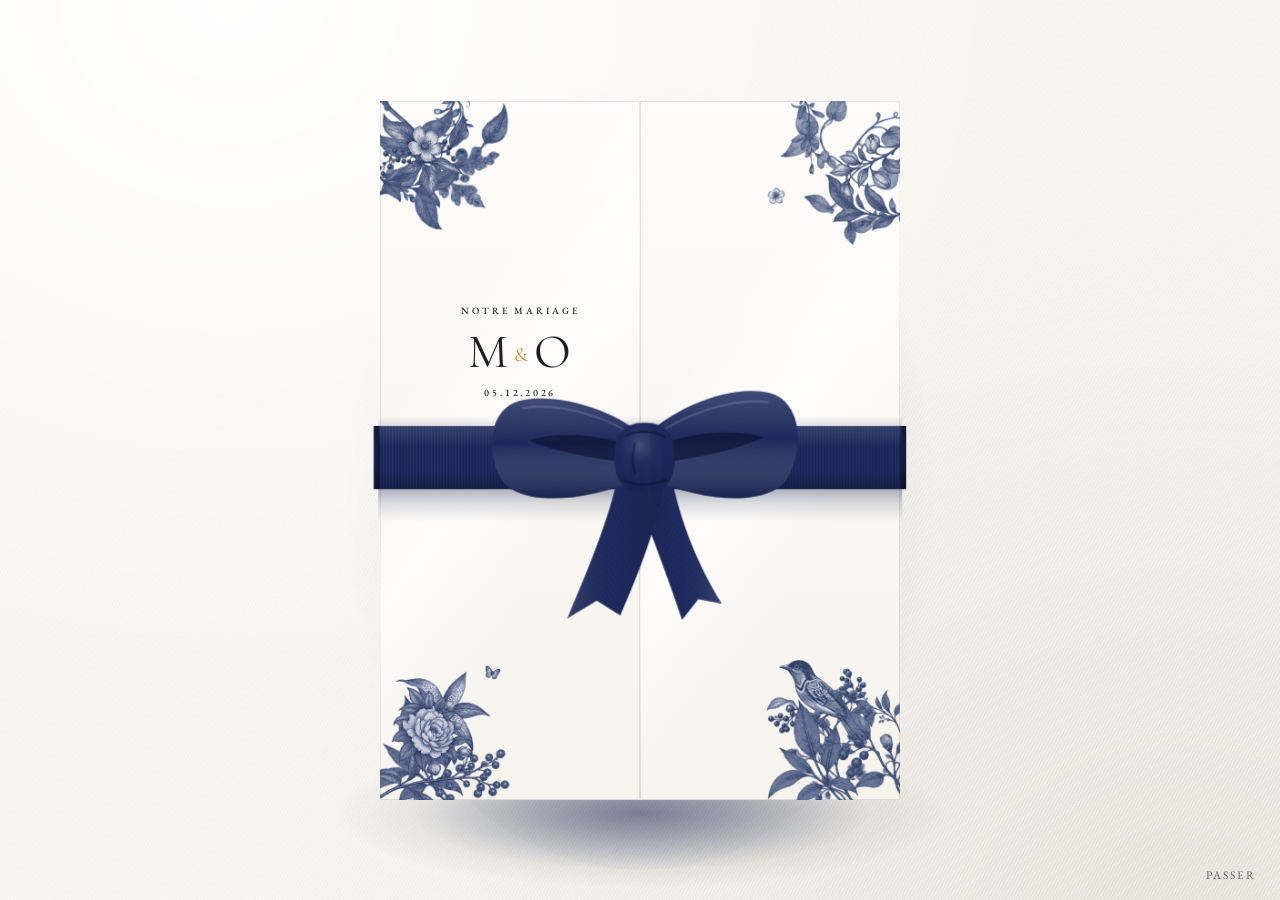
<file: plan-de-table/ma-place.html>
<!DOCTYPE html>
<html lang="fr">
<head>
<meta charset="utf-8">
<meta name="viewport" content="width=device-width, initial-scale=1">
<title>Marie &amp; Olivier</title>
<link rel="icon" type="image/png" href="../assets/favicon.png">
<link rel="apple-touch-icon" href="../assets/apple-touch-icon.png">
<link rel="stylesheet" href="../assets/charte.css?v=202611051400">
<link rel="stylesheet" href="plan.css?v=202611051400">
<style>
  main{max-width:620px;margin:0 auto;padding:30px 16px 60px}
  .recherche{margin:26px auto 0;max-width:420px;text-align:center}
  .recherche input{font-size:1.25rem;text-align:center;padding:12px 8px;font-family:"Cormorant Garamond",serif}
  .resultats{margin-top:18px;display:flex;flex-direction:column;gap:14px}
  .resultat{padding:22px 20px;text-align:center}
  .resultat .qui{font-family:"Cormorant Garamond",serif;font-size:1.6rem;font-style:italic;color:var(--bleu-nuit)}
  .resultat .table-nom{font-family:"Cormorant Garamond",serif;font-size:2.4rem;color:var(--bleu-nuit);line-height:1.1;margin-top:4px}
  .resultat .table-num{letter-spacing:.3em;text-transform:uppercase;font-size:.78rem;color:#8a6a24}
  .resultat .voisins{margin-top:12px;font-size:.98rem;color:var(--encre-douce)}
  .resultat .voisins b{font-weight:500;color:var(--encre)}
  .resultat button{margin-top:14px}
  .mini{margin-top:12px;background:#fff;border:1px solid var(--perle)}
  .mini svg{width:100%;height:auto;display:block}
  .mini .table:not(.surb){opacity:.55}
  .mini .table .siege.cible circle{stroke:#b8913f;stroke-width:6;fill:#f3e7c6}
  .info{text-align:center;font-style:italic;color:var(--encre-douce);margin-top:18px}
  .papillon{display:block;width:44px;margin:30px auto 0;opacity:.8}
</style>
<script>if(!matchMedia('(prefers-reduced-motion: reduce)').matches){document.documentElement.classList.add('fp-avant');setTimeout(function(){document.documentElement.classList.remove('fp-avant')},5000)}</script>
</head>
<body>
<main>
  <header class="entete-site" data-titre="Trouvez votre table" data-sous="Tapez votre prénom ou votre nom :<br>votre table, sa place dans la salle et vos voisins apparaissent aussitôt."></header>
  <div class="recherche">
    <label class="champ" for="q" style="text-align:center">Votre prénom ou votre nom</label>
    <input type="search" id="q" autocomplete="off" placeholder="Ex. Jeanne, ou Bertrand" enterkeyhint="search">
  </div>
  <p class="info" id="info"></p>
  <div class="resultats" id="resultats"></div>
  <span id="pap"></span>
</main>
<footer class="pied-bleu" id="pied"></footer>
<script src="../assets/vendor/supabase.min.js"></script>
<script src="../assets/commun.js?v=202611161400"></script>
<script>compterVisite('plan');</script>
<script src="../assets/ouverture.js?v=202611051400"></script>
<script src="../assets/plan-geometrie.js?v=202611051400"></script>
<script>
/* Page invités : aucun lien vers le reste du site, client sans session.
   Les données viennent de deux fonctions en base qui ne renvoient que le plan publié. */
$('#pap').remove();
$('#pied').innerHTML = piedBleu();
const sbInvite = CONFIGURE ? window.supabase.createClient(CONFIG.SUPABASE_URL, CONFIG.SUPABASE_ANON_KEY, { auth: { persistSession: false } }) : null;
let geo = null, minuterie = null, derniere = '';
document.body.insertAdjacentHTML('afterbegin', `<svg width="0" height="0" style="position:absolute" aria-hidden="true">${defsPlan()}</svg>`);

(async () => {
  if (!sbInvite) return;
  const { data } = await sbInvite.rpc('mo_plan_public');
  geo = data;
  if (!geo) { $('#info').innerHTML = 'Le plan de table est encore en train de se dessiner.<br>Il sera dévoilé quelques jours avant le mariage : revenez bientôt !'; $('#q').disabled = true; }
})();

$('#q').addEventListener('input', () => { clearTimeout(minuterie); minuterie = setTimeout(chercher, 300); });
async function chercher(){
  const q = $('#q').value.trim();
  if (q === derniere) return; derniere = q;
  const r = $('#resultats');
  if (q.length < 3) { r.innerHTML = ''; $('#info').textContent = q ? 'Encore une lettre ou deux…' : ''; return; }
  const { data, error } = await sbInvite.rpc('mo_trouver_ma_place', { recherche: q });
  if (q !== $('#q').value.trim()) return;
  if (error) { $('#info').textContent = 'La recherche est indisponible pour le moment.'; return; }
  $('#info').textContent = data.length ? '' : 'Personne à ce nom… essayez votre nom de famille, ou demandez à Marie et Olivier !';
  r.innerHTML = '';
  for (const p of data) {
    const el = document.createElement('div'); el.className = 'resultat carte-papier cadre';
    const voisins = (p.voisins || []).filter(Boolean);
    el.innerHTML = `<div class="qui">${echap(p.nom)}</div>
      <p class="capitales doux" style="margin:10px 0 2px">vous êtes attendu·e à la table</p>
      ${p.table_numero ? `<div class="table-num">${/^\d+$/.test(p.table_numero) ? 'Table ' + echap(p.table_numero) : echap(p.table_numero)}</div>` : ''}
      <div class="table-nom">${echap(p.table_nom || 'Table ' + (p.table_numero || ''))}</div>
      ${voisins.length ? `<div class="voisins">avec ${voisins.map(v => `<b>${echap(v.split(' ')[0])}</b>`).join(', ').replace(/, ([^,]*)$/, ' et $1')}</div>` : ''}
      ${geo ? '<button class="btn petit clair">Voir sur le plan</button><div class="mini" hidden></div>' : ''}`;
    if (geo) {
      el.querySelector('button').onclick = e => { const m = el.querySelector('.mini'); m.hidden = !m.hidden; e.target.textContent = m.hidden ? 'Voir sur le plan' : 'Masquer le plan'; if (!m.innerHTML) dessiner(m, p.table_id, p.place); };
    }
    r.appendChild(el);
  }
}

function dessiner(cont, tid, place){
  const { salle, tables, decors } = geo, m = 80;
  let s = `<rect class="sol" x="0" y="0" width="${salle.l}" height="${salle.h}"/>`;
  for (const d of decors || []) s += renduDecor(d);
  for (const t of tables || []) s += renduTable({ ...t, sieges: [] }, { lecture: true, surbrillance: t.id === tid });
  cont.innerHTML = `<svg viewBox="${-m} ${-m} ${salle.l + 2 * m} ${salle.h + 2 * m}" xmlns="http://www.w3.org/2000/svg">${s}</svg>`;
  const siege = cont.querySelector(`[data-siege="${tid}:${place}"]`); if (siege) siege.classList.add('cible');
}
</script>
</body>
</html>
</file>
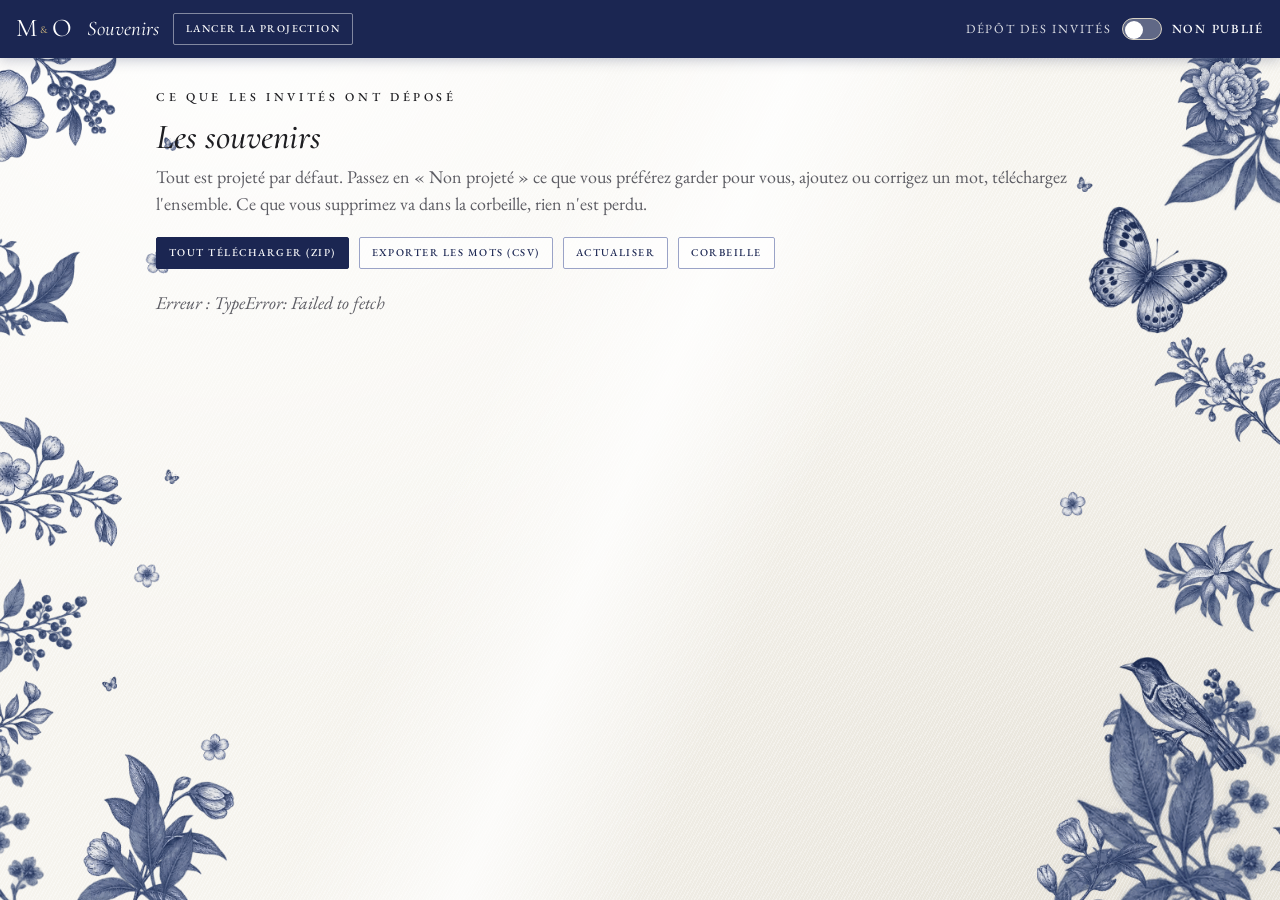
<file: souvenirs/admin.html>
<!DOCTYPE html>
<html lang="fr">
<head>
<meta charset="utf-8">
<meta name="viewport" content="width=device-width, initial-scale=1">
<meta name="robots" content="noindex">
<title>Marie &amp; Olivier</title>
<link rel="icon" type="image/png" href="../assets/favicon.png">
<link rel="apple-touch-icon" href="../assets/apple-touch-icon.png">
<link rel="stylesheet" href="../assets/charte.css?v=202611051400">
<style>
  main{max-width:1000px;margin:0 auto;padding:10px 16px 60px}
  .barre-outils{display:flex;gap:10px;flex-wrap:wrap;align-items:center;margin:20px 0}
  .barre-outils .spacer{flex:1}
  .stat{color:var(--encre-douce);font-style:italic}
  .envoi{padding:18px 20px 14px;margin-top:18px}
  .envoi header{display:flex;justify-content:space-between;gap:12px;flex-wrap:wrap;align-items:baseline}
  .envoi h2{font-size:1.5rem}
  .envoi .date{color:var(--encre-douce);font-style:italic;font-size:.95rem}
  .mot{background:#fff;border-left:2px solid var(--or-clair);padding:8px 12px;white-space:pre-wrap;font-style:italic}
  .msg{color:var(--encre-douce);font-style:italic}
  .vide{text-align:center;color:var(--encre-douce);font-style:italic;margin:40px 0}
  .galerie{display:grid;grid-template-columns:repeat(auto-fill,minmax(170px,1fr));gap:14px;margin-top:12px}
  .carte{background:#fff;border:1px solid var(--perle);display:flex;flex-direction:column}
  .carte .apercu{aspect-ratio:1;background:var(--perle);display:flex;align-items:center;justify-content:center;overflow:hidden;cursor:zoom-in;color:var(--bleu);text-transform:uppercase;letter-spacing:.12em;font-size:.75rem}
  .carte .apercu img,.carte .apercu video{width:100%;height:100%;object-fit:cover;display:block}
  .carte .infos{padding:8px 10px;font-size:.88rem;flex:1}
  .carte .infos .nom{word-break:break-all}
  .carte .actions{display:flex;gap:6px;padding:0 10px 10px;align-items:center;flex-wrap:wrap}
  @media (pointer:coarse){ .lien-modif,.interrupteur,.carte .actions a,.carte .actions button{min-height:36px;padding:6px 10px} .galerie{grid-template-columns:repeat(auto-fill,minmax(140px,1fr))} }
  .carte .actions a,.carte .actions button{font:inherit;font-size:.72rem;text-transform:uppercase;letter-spacing:.12em;background:none;border:0;padding:4px 0;cursor:pointer;color:var(--bleu);text-decoration:none}
  .carte .actions .pivot{font-size:1rem;letter-spacing:0;padding:0 3px}
  .carte .actions .suppr{margin-left:auto;color:var(--encre-douce)}
  .carte .actions .suppr:hover{color:var(--erreur)}
  .carte.supprime{opacity:.35;pointer-events:none}
  .carte.masque .apercu{filter:grayscale(1) opacity(.45)}
  .interrupteur{font:inherit;font-size:.7rem;text-transform:uppercase;letter-spacing:.12em;border:1px solid var(--perle-fonce);background:transparent;color:var(--encre-douce);padding:3px 8px;cursor:pointer;border-radius:20px}
  .interrupteur.actif{border-color:var(--ok);color:var(--ok)}
  .lien-modif{font:inherit;font-size:.72rem;text-transform:uppercase;letter-spacing:.12em;background:none;border:0;color:var(--bleu);cursor:pointer;padding:0}
  .mot-ligne{display:flex;gap:10px;align-items:flex-start;margin:10px 0}
  .mot-ligne .mot{flex:1;margin:0}
  .envoi header .actions-envoi{display:flex;gap:8px;align-items:center}
  #visionneuse{position:fixed;inset:0;background:rgba(27,38,82,.94);display:flex;align-items:center;justify-content:center;z-index:9;padding:20px}
  #visionneuse img,#visionneuse video{max-width:100%;max-height:88vh;box-shadow:0 0 40px #0008}
  #visionneuse .fermer{position:absolute;top:14px;right:18px;font-size:2rem;color:#fff;background:none;border:0;cursor:pointer}
  #visionneuse .legende{position:absolute;bottom:14px;left:0;right:0;text-align:center;color:#fff;font-style:italic}
  /* recadrage */
  #recadreur{position:fixed;inset:0;background:rgba(27,38,82,.95);z-index:1000;display:flex;flex-direction:column;align-items:center;justify-content:center;gap:14px;padding:16px;color:#fff}
  #rc-zone{line-height:0;touch-action:none;user-select:none;overflow:hidden;padding:14px}
  #rc-img{position:relative}
  #rc-canvas{max-width:calc(92vw - 28px);max-height:62vh;display:block}
  #rc-cadre{position:absolute;box-shadow:0 0 0 9999px rgba(10,14,30,.6);outline:1px solid #fff;cursor:move;
    background:linear-gradient(90deg,transparent 33.2%,rgba(255,255,255,.45) 33.3%,transparent 33.5%,transparent 66.5%,rgba(255,255,255,.45) 66.6%,transparent 66.8%),
               linear-gradient(0deg,transparent 33.2%,rgba(255,255,255,.45) 33.3%,transparent 33.5%,transparent 66.5%,rgba(255,255,255,.45) 66.6%,transparent 66.8%)}
  #rc-cadre .poignee{position:absolute;width:22px;height:22px;margin:-11px 0 0 -11px;background:#fff;border:2px solid var(--or);border-radius:50%}
  #rc-cadre .poignee[data-c=nw]{left:0;top:0;cursor:nwse-resize} #rc-cadre .poignee[data-c=ne]{left:100%;top:0;cursor:nesw-resize}
  #rc-cadre .poignee[data-c=sw]{left:0;top:100%;cursor:nesw-resize} #rc-cadre .poignee[data-c=se]{left:100%;top:100%;cursor:nwse-resize}
  .rc-outils{display:flex;gap:8px;flex-wrap:wrap;justify-content:center;align-items:center}
  .rc-outils button{font:inherit;font-size:.75rem;text-transform:uppercase;letter-spacing:.12em;background:transparent;color:#fff;border:1px solid rgba(255,255,255,.4);padding:6px 12px;border-radius:20px;cursor:pointer}
  .rc-outils button.actif{background:#fff;color:var(--bleu-nuit)}
  .rc-outils button.principal{background:var(--or);border-color:var(--or);color:#fff}
  .rc-outils .sep{width:1px;height:22px;background:rgba(255,255,255,.3);margin:0 4px}
  #rc-etat{font-style:italic;font-size:.9rem;opacity:.85;min-height:1.2em;text-align:center}
</style>
</head>
<body>
<header id="bandeau"></header>
<main>
  <section id="app">
    <p class="capitales" style="margin-top:20px">Ce que les invités ont déposé</p>
    <h1 style="font-size:2.2rem;font-style:italic">Les souvenirs</h1>
    <p class="doux" style="margin:6px 0 0">Tout est projeté par défaut. Passez en « Non projeté » ce que vous préférez garder pour vous, ajoutez ou corrigez un mot, téléchargez l'ensemble. Ce que vous supprimez va dans la corbeille, rien n'est perdu.</p>
    <div class="barre-outils">
      <button class="btn petit" id="btn-zip">Tout télécharger (zip)</button>
      <button class="btn clair petit" id="btn-csv">Exporter les mots (CSV)</button>
      <button class="btn clair petit" id="btn-refresh">Actualiser</button>
      <button class="btn clair petit" id="btn-corbeille">Corbeille</button>
      
      <span class="spacer"></span>
      <span class="stat" id="stat"></span>
    </div>
    <p class="msg" id="info"></p>
    <div id="liste"></div>
  </section>
  <div id="visionneuse" hidden><button class="fermer" aria-label="Fermer">×</button><div id="vis-contenu"></div><div class="legende" id="vis-legende"></div></div>
</main>
  <div id="recadreur" hidden>
    <div id="rc-zone"><div id="rc-img"><canvas id="rc-canvas"></canvas><div id="rc-cadre"><span class="poignee" data-c="nw"></span><span class="poignee" data-c="ne"></span><span class="poignee" data-c="sw"></span><span class="poignee" data-c="se"></span></div></div></div>
    <div class="rc-outils" id="rc-ratios">
      <button data-ratio="">Libre</button><button data-ratio="1">Carré</button><button data-ratio="1.3333">4:3</button><button data-ratio="0.75">3:4</button><button data-ratio="1.7778">16:9</button>
      <span class="sep"></span><button id="rc-gauche" title="Pivoter à gauche">⟲</button><button id="rc-droite" title="Pivoter à droite">⟳</button><button id="rc-tout">Photo entière</button>
    </div>
    <div class="rc-outils"><button id="rc-annuler">Annuler</button><button class="principal" id="rc-ok">Enregistrer</button></div>
    <p id="rc-etat"></p>
  </div>


<script src="../assets/vendor/supabase.min.js"></script>
<script src="../assets/vendor/jszip.min.js"></script>
<script src="../assets/commun.js?v=202611161400"></script>
<script>
let envois = [], tous = [], corbeille = false;
$('#btn-corbeille').onclick = () => { corbeille = !corbeille; rendreListe(); };
$('#btn-refresh').onclick = charger;
(async () => {
  bandeauOrga($('#bandeau'), { titre: 'Souvenirs', actions: '<a class="btn petit clair" href="../projection/" target="_blank" rel="noopener">Lancer la projection</a>',
    publication: await publicationReglage('depot_souvenirs', 'Dépôt des invités', 'Publié : les invités peuvent déposer leurs souvenirs. Non publié : la page leur dit que le dépôt est fermé.', null) });
  charger();
})();

/* URLs signées mémorisées 50 min : la même URL d'un rafraîchissement à l'autre, donc l'image reste en cache. */
const memoUrls = new Map();
async function urlsSignees(chemins){
  const t = Date.now();
  const manquants = [...new Set(chemins.filter(c => c && !(memoUrls.has(c) && t - memoUrls.get(c).t < 50 * 60000)))];
  if (manquants.length) {
    let data = null;
    try { ({ data } = await sb.storage.from(CONFIG.BUCKET_SOUVENIRS).createSignedUrls(manquants, 3600)); } catch {}
    if (data) manquants.forEach((c, k) => memoUrls.set(c, { url: (data && data[k] && data[k].signedUrl) || null, t }));
  }
  return chemins.map(c => c && memoUrls.has(c) ? memoUrls.get(c).url : null);
}

async function charger(){
  $('#info').textContent = 'Chargement...';
  const { data, error } = await sb.from('mo_envois').select('*, fichiers:mo_fichiers(*)').order('created_at', { ascending: false });
  if (error) { $('#info').textContent = 'Erreur : ' + error.message; return; }
  tous = data; $('#info').textContent = '';
  rendreListe();
}
async function rendreListe(){
  // corbeille : envois supprimés, ou fichiers supprimés d'envois conservés
  envois = tous.filter(e => corbeille ? (e.supprime || e.fichiers.some(f => f.supprime)) : !e.supprime).map(e => ({ ...e, fichiers: e.fichiers.filter(f => corbeille ? (e.supprime || f.supprime) : !f.supprime) }));
  const nbCorb = tous.filter(e => e.supprime).length + tous.filter(e => !e.supprime).reduce((a, e) => a + e.fichiers.filter(f => f.supprime).length, 0);
  $('#btn-corbeille').textContent = corbeille ? 'Retour aux souvenirs' : `Corbeille${nbCorb ? ' (' + nbCorb + ')' : ''}`;
  majStat();
  const cont = $('#liste'); cont.innerHTML = '';
  if (corbeille) cont.innerHTML = '<p class="msg">Ce qui est ici n\'est ni projeté ni compté. Vous pouvez tout restaurer. Rien n\'est effacé définitivement : le ménage se fera après le mariage.</p>';
  if (!envois.length) { cont.insertAdjacentHTML('beforeend', `<p class="vide">${corbeille ? 'La corbeille est vide.' : 'Rien pour le moment : les souvenirs des invités apparaîtront ici dès le premier envoi.'}</p>`); return; }
  for (const e of envois) {
    const sec = document.createElement('section'); sec.className = 'envoi carte-papier';
    sec.innerHTML = `<header><h2>${echap(e.invite_nom || 'Invité anonyme')} <button class="lien-modif" data-modif-nom>modifier</button></h2><span class="date">${dateFr(e.created_at)} · ${e.appareil || ''}</span><span class="actions-envoi"><button class="interrupteur ${e.visible !== false ? 'actif' : ''}" data-vis-envoi>${e.visible !== false ? 'Projeté' : 'Non projeté'}</button><button class="btn clair petit" data-suppr-envoi>${corbeille && e.supprime ? 'Restaurer l\'envoi' : 'Supprimer l\'envoi'}</button></span></header>`
      + `<div class="mot-ligne">${e.message ? `<div class="mot">${echap(e.message)}</div>` : '<span class="msg">Pas de mot global.</span>'}<button class="lien-modif" data-modif-mot>${e.message ? 'modifier' : 'ajouter'}</button></div>`;
    sec.querySelector('[data-modif-nom]').onclick = async () => {
      const v = prompt('Nom affiché avec ces souvenirs :', e.invite_nom || ''); if (v === null) return;
      const { error } = await sb.from('mo_envois').update({ invite_nom: v.trim() || null }).eq('id', e.id); if (error) { alert(error.message); return; } charger();
    };
    sec.querySelector('[data-modif-mot]').onclick = async () => {
      const v = prompt('Mot de l\'invité (laisser vide pour ne pas l\'afficher) :', e.message || ''); if (v === null) return;
      const { error } = await sb.from('mo_envois').update({ message: v.trim() || null }).eq('id', e.id); if (error) { alert(error.message); return; } charger();
    };
    sec.querySelector('[data-vis-envoi]').onclick = async () => {
      const vis = e.visible === false;
      const { error } = await sb.from('mo_envois').update({ visible: vis }).eq('id', e.id); if (error) { alert(error.message); return; } charger();
    };
    sec.querySelector('[data-suppr-envoi]').onclick = async () => {
      const restaurer = corbeille && e.supprime;
      if (!restaurer && !confirm(`Mettre à la corbeille tout l'envoi de ${e.invite_nom || 'cet invité'} (${e.fichiers.length} fichier(s)) ? Il ne sera plus projeté ; vous pourrez le restaurer.`)) return;
      const { error } = await sb.from('mo_envois').update({ supprime: !restaurer }).eq('id', e.id); if (error) { alert(erreurBase(error)); return; }
      charger();
    };
    if (e.fichiers.length) {
      const gal = document.createElement('div'); gal.className = 'galerie';
      e.fichiers.sort((a, b) => a.created_at.localeCompare(b.created_at));
      // vignettes réduites (400 px, fabriquées au dépôt) : l'original n'est chargé qu'en plein écran, au téléchargement,
      // ou en secours si la vignette n'existe pas
      const [minis, originaux] = await Promise.all([
        urlsSignees(e.fichiers.map(f => apercuPossible(f.type_mime) ? cheminApercu(f.chemin, APERCUS.MINI) : null)),
        urlsSignees(e.fichiers.map(f => f.chemin))
      ]);
      e.fichiers.forEach((f, i) => {
        const url = originaux[i], mini = minis[i];
        const carte = document.createElement('div'); carte.className = 'carte';
        const ap = document.createElement('div'); ap.className = 'apercu';
        const type = f.type_mime || '';
        if (type.startsWith('image/') && (mini || url)) {
          const img = document.createElement('img'); img.loading = 'lazy'; img.src = mini || url; img.alt = '';
          img.onerror = () => { if (mini && url && img.src === mini) img.src = url; else ap.textContent = 'aperçu indisponible'; };
          ap.appendChild(img);
        }
        else if (type.startsWith('video/') && url) { const v = document.createElement('video'); v.src = url; v.muted = true; v.preload = 'none'; v.playsInline = true; ap.appendChild(v); }
        else ap.textContent = /heic|heif/i.test(type + f.nom_original) ? 'HEIC · non projetable' : type.startsWith('audio/') ? 'audio' : 'fichier';
        ap.onclick = async () => { const { data } = await sb.storage.from(CONFIG.BUCKET_SOUVENIRS).createSignedUrl(f.chemin, 3600); voir(f, data && data.signedUrl); };
        const infos = document.createElement('div'); infos.className = 'infos';
        infos.innerHTML = `<div class="nom">${echap(f.nom_original)}</div><div class="msg">${taille(f.taille || 0)}</div>` + (f.message ? `<div class="mot" style="margin:6px 0 0;padding:4px 8px">${echap(f.message)}</div>` : '');
        if (f.visible === false) carte.classList.add('masque');
        const ligne2 = document.createElement('div'); ligne2.className = 'actions';
        const inter = document.createElement('button'); inter.className = 'interrupteur' + (f.visible === false ? '' : ' actif'); inter.textContent = f.visible === false ? 'Non projeté' : 'Projeté';
        inter.onclick = async () => { const vis = f.visible === false; const { error } = await sb.from('mo_fichiers').update({ visible: vis }).eq('id', f.id); if (error) { alert(error.message); return; } f.visible = vis; inter.className = 'interrupteur' + (vis ? ' actif' : ''); inter.textContent = vis ? 'Projeté' : 'Non projeté'; carte.classList.toggle('masque', !vis); majStat(); };
        const mod = document.createElement('button'); mod.className = 'lien-modif'; mod.textContent = f.message ? 'modifier le mot' : 'ajouter un mot'; mod.style.marginLeft = 'auto';
        mod.onclick = async () => { const v = prompt('Mot affiché sous ce souvenir :', f.message || ''); if (v === null) return; const { error } = await sb.from('mo_fichiers').update({ message: v.trim() || null }).eq('id', f.id); if (error) { alert(error.message); return; } charger(); };
        ligne2.append(inter, mod);
        const act = document.createElement('div'); act.className = 'actions';
        const dl = document.createElement('a'); dl.href = '#'; dl.textContent = 'Télécharger';
        dl.onclick = async ev => { ev.preventDefault(); const { data, error } = await sb.storage.from(CONFIG.BUCKET_SOUVENIRS).createSignedUrl(f.chemin, 3600, { download: f.nom_original }); if (error) { alert(error.message); return; } window.open(data.signedUrl, '_blank'); };
        const sup = document.createElement('button'); sup.className = 'suppr'; sup.textContent = corbeille ? 'Restaurer' : 'Supprimer';
        sup.onclick = async () => {
          if (!corbeille && !confirm(`Mettre « ${f.nom_original} » à la corbeille ? Vous pourrez le restaurer.`)) return;
          const { error } = await sb.from('mo_fichiers').update({ supprime: !corbeille }).eq('id', f.id); if (error) { alert(erreurBase(error)); return; }
          charger();
        };
        if (apercuPossible(type)) {
          const rec = document.createElement('button'); rec.textContent = 'Recadrer';
          rec.onclick = () => ouvrirRecadrage(f, ap);
          const g = document.createElement('button'), d = document.createElement('button');
          g.textContent = '⟲'; g.title = 'Pivoter à gauche'; g.className = 'pivot'; d.textContent = '⟳'; d.title = 'Pivoter à droite'; d.className = 'pivot';
          g.onclick = () => pivoter(f, ap, 270, [g, d]); d.onclick = () => pivoter(f, ap, 90, [g, d]);
          act.append(dl, rec, g, d, sup);
        } else act.append(dl, sup); carte.append(ap, infos, ligne2, act); gal.appendChild(carte);
      });
      sec.appendChild(gal);
    } else sec.insertAdjacentHTML('beforeend', `<p class="msg">${e.nb_fichiers > 0 && !corbeille ? `Envoi interrompu : ${e.nb_fichiers} fichier${e.nb_fichiers > 1 ? 's' : ''} attendu${e.nb_fichiers > 1 ? 's' : ''}, aucun reçu.` : e.message ? 'Un mot, sans photo.' : 'Envoi vide.'}</p>`);
    cont.appendChild(sec);
  }
}

function erreurBase(err){ return /supprime/.test(err.message) ? 'La base de données n\'est pas encore à jour : la corbeille sera disponible après l\'exécution du fichier supabase/migrations/20261024_mo_garde_fous.sql (voir le README).' : err.message; }
function majStat(){
  const vivants = tous.filter(e => !e.supprime).map(e => ({ ...e, fichiers: e.fichiers.filter(f => !f.supprime) }));
  const nbF = vivants.reduce((a, e) => a + e.fichiers.length, 0);
  const vol = vivants.reduce((a, e) => a + e.fichiers.reduce((b, f) => b + (f.taille || 0), 0), 0);
  const proj = vivants.filter(e => e.visible !== false).reduce((a, e) => a + e.fichiers.filter(f => f.visible !== false).length, 0);
  const mots = vivants.filter(e => e.message).length;
  $('#stat').textContent = `${vivants.length} envoi${vivants.length > 1 ? 's' : ''}, ${nbF} fichier${nbF > 1 ? 's' : ''}, ${taille(vol)} · ${proj} projeté${proj > 1 ? 's' : ''}${mots ? ` · ${mots} mot${mots > 1 ? 's' : ''}` : ''}`;
}

/* Visionneuse plein écran */
function voir(f, url){
  if (!url) return;
  const c = $('#vis-contenu'); c.innerHTML = '';
  const type = f.type_mime || '';
  if (type.startsWith('image/')) { const img = document.createElement('img'); img.src = url; c.appendChild(img); }
  else if (type.startsWith('video/')) { const v = document.createElement('video'); v.src = url; v.controls = true; v.autoplay = true; v.playsInline = true; c.appendChild(v); }
  else { window.open(url, '_blank'); return; }
  $('#vis-legende').textContent = f.nom_original + (f.message ? ' · ' + f.message : '');
  $('#visionneuse').hidden = false;
}
$('#visionneuse .fermer').onclick = fermerVis;
$('#visionneuse').addEventListener('click', ev => { if (ev.target === $('#visionneuse')) fermerVis(); });
document.addEventListener('keydown', ev => { if (ev.key === 'Escape') fermerVis(); });
function fermerVis(){ $('#visionneuse').hidden = true; $('#vis-contenu').innerHTML = ''; }

$('#btn-zip').onclick = async () => {
  const btn = $('#btn-zip'); btn.disabled = true;
  const zip = new JSZip(); let n = 0, total = envois.reduce((a, e) => a + e.fichiers.length, 0);
  const lignes = [['Date', 'Invité', 'Appareil', 'Mot global', 'Fichier', 'Mot fichier']];
  for (const e of envois) {
    const dossier = zip.folder(`${e.created_at.slice(0, 16).replace(/[:T]/g, '-')}_${(e.invite_nom || 'anonyme').replace(/[^\w-]+/g, '_')}`);
    if (e.message) dossier.file('mot.txt', e.message);
    if (!e.fichiers.length) lignes.push([e.created_at, e.invite_nom || '', e.appareil || '', e.message || '', '', '']);
    for (const f of e.fichiers) {
      lignes.push([e.created_at, e.invite_nom || '', e.appareil || '', e.message || '', f.nom_original, f.message || '']);
      $('#info').textContent = `Préparation du zip : ${++n} / ${total}`;
      const { data, error } = await sb.storage.from(CONFIG.BUCKET_SOUVENIRS).download(f.chemin);
      if (error) { dossier.file(f.nom_original + '.ERREUR.txt', error.message); continue; }
      dossier.file(f.nom_original, data);
    }
  }
  zip.file('recapitulatif.csv', csv(lignes));
  $('#info').textContent = 'Compression...';
  const blob = await zip.generateAsync({ type: 'blob' });
  telecharger(blob, 'souvenirs-marie-olivier.zip');
  $('#info').textContent = ''; btn.disabled = false;
};

$('#btn-csv').onclick = () => {
  const lignes = [['Date', 'Invité', 'Appareil', 'Mot global', 'Fichier', 'Mot fichier']];
  for (const e of envois) {
    if (!e.fichiers.length) lignes.push([e.created_at, e.invite_nom || '', e.appareil || '', e.message || '', '', '']);
    for (const f of e.fichiers) lignes.push([e.created_at, e.invite_nom || '', e.appareil || '', e.message || '', f.nom_original, f.message || '']);
  }
  telecharger(new Blob(['\ufeff' + csv(lignes)], { type: 'text/csv;charset=utf-8' }), 'mots-invites.csv');
};

function csv(l){ return l.map(r => r.map(v => '"' + String(v).replace(/"/g, '""') + '"').join(';')).join('\r\n'); }
function dateFr(iso){ return new Date(iso).toLocaleString('fr-FR', { dateStyle: 'medium', timeStyle: 'short' }); }
/* ---------- Recadrage ----------
   On recadre (et pivote) la version projetée : les aperçus apercus/1600 et apercus/400 sont refabriqués
   à partir de l'original, qui lui reste intact (téléchargement, zip). « Photo entière » annule un recadrage. */
const rc = { f: null, ap: null, bmp: null, rot: 0, ratio: null, crop: null, k: 1 };
const borne = (v, a, b) => Math.min(b, Math.max(a, v));
function dimsTournees(){ const q = rc.rot % 180 !== 0; return { W: q ? rc.bmp.height : rc.bmp.width, H: q ? rc.bmp.width : rc.bmp.height }; }
function dessinerTourne(ctx, echelle){   // dessine l'original pivoté, à l'échelle donnée, avec le coin haut-gauche en (0,0)
  const { W, H } = dimsTournees();
  ctx.save(); ctx.scale(echelle, echelle); ctx.translate(W / 2, H / 2); ctx.rotate(rc.rot * Math.PI / 180);
  ctx.imageSmoothingQuality = 'high'; ctx.drawImage(rc.bmp, -rc.bmp.width / 2, -rc.bmp.height / 2); ctx.restore();
}
function dessinerSource(){
  const { W, H } = dimsTournees(); rc.k = Math.min(1, 2000 / Math.max(W, H));
  const c = $('#rc-canvas'); c.width = Math.round(W * rc.k); c.height = Math.round(H * rc.k);
  dessinerTourne(c.getContext('2d'), rc.k);
}
function cadrerSelonRatio(){
  const c = $('#rc-canvas'); let w = 1, h = 1;
  if (rc.ratio) { h = (c.width / rc.ratio) / c.height; if (h > 1) { h = 1; w = (c.height * rc.ratio) / c.width; } }
  rc.crop = { x: (1 - w) / 2, y: (1 - h) / 2, w, h }; majCadre();
}
function majCadre(){
  const { x, y, w, h } = rc.crop, el = $('#rc-cadre');
  el.style.left = x * 100 + '%'; el.style.top = y * 100 + '%'; el.style.width = w * 100 + '%'; el.style.height = h * 100 + '%';
  $$('#rc-ratios [data-ratio]').forEach(b => b.classList.toggle('actif', (b.dataset.ratio ? +b.dataset.ratio : null) === rc.ratio));
}
async function ouvrirRecadrage(f, ap){
  Object.assign(rc, { f, ap, rot: 0, ratio: null, bmp: null });
  $('#recadreur').hidden = false; $('#rc-zone').style.visibility = 'hidden'; $('#rc-etat').textContent = 'Chargement de la photo…';
  try {
    const [url] = await urlsSignees([f.chemin]);
    const r = await fetch(url); if (!r.ok) throw new Error('photo introuvable');
    rc.bmp = await createImageBitmap(await r.blob(), { imageOrientation: 'from-image' });
  } catch (e) { $('#rc-etat').textContent = 'Impossible d\'ouvrir cette photo (' + (e.message || e) + ').'; return; }
  dessinerSource(); cadrerSelonRatio();
  $('#rc-zone').style.visibility = ''; $('#rc-etat').textContent = 'Déplacez le cadre ou tirez ses coins. L\'original reste intact.';
}
function fermerRecadrage(){ $('#recadreur').hidden = true; if (rc.bmp && rc.bmp.close) rc.bmp.close(); rc.bmp = null; }
$('#rc-annuler').onclick = fermerRecadrage;
document.addEventListener('keydown', e => { if (e.key === 'Escape' && !$('#recadreur').hidden) fermerRecadrage(); });
$('#rc-ratios').onclick = e => { const b = e.target.closest('[data-ratio]'); if (!b || !rc.bmp) return; rc.ratio = b.dataset.ratio ? +b.dataset.ratio : null; cadrerSelonRatio(); };
$('#rc-tout').onclick = () => { if (!rc.bmp) return; rc.ratio = null; rc.rot = 0; dessinerSource(); cadrerSelonRatio(); };
$('#rc-gauche').onclick = () => { if (!rc.bmp) return; rc.rot = (rc.rot + 270) % 360; dessinerSource(); cadrerSelonRatio(); };
$('#rc-droite').onclick = () => { if (!rc.bmp) return; rc.rot = (rc.rot + 90) % 360; dessinerSource(); cadrerSelonRatio(); };

// glisser le cadre, ou un coin pour le redimensionner (en gardant le format choisi)
$('#rc-cadre').addEventListener('pointerdown', e => {
  e.preventDefault(); const cadre = $('#rc-cadre'); cadre.setPointerCapture(e.pointerId);
  const zone = $('#rc-img').getBoundingClientRect(), c = $('#rc-canvas'), coin = e.target.dataset.c, d = { ...rc.crop }, sx = e.clientX, sy = e.clientY, MIN = 0.05;
  const bouger = ev => {
    const dx = (ev.clientX - sx) / zone.width, dy = (ev.clientY - sy) / zone.height;
    if (!coin) { rc.crop = { ...d, x: borne(d.x + dx, 0, 1 - d.w), y: borne(d.y + dy, 0, 1 - d.h) }; majCadre(); return; }
    const gauche = coin.includes('w'), haut = coin.includes('n');
    const F = { x: gauche ? d.x + d.w : d.x, y: haut ? d.y + d.h : d.y };                          // coin opposé, fixe
    const mx = borne((gauche ? d.x : d.x + d.w) + dx, 0, 1), my = borne((haut ? d.y : d.y + d.h) + dy, 0, 1);
    let w = Math.max(MIN, Math.abs(mx - F.x)), h = Math.max(MIN, Math.abs(my - F.y));
    if (rc.ratio) { const kr = c.width / (rc.ratio * c.height); if (h < w * kr) w = h / kr; else h = w * kr; }
    w = Math.min(w, gauche ? F.x : 1 - F.x); h = Math.min(h, haut ? F.y : 1 - F.y);
    rc.crop = { x: gauche ? F.x - w : F.x, y: haut ? F.y - h : F.y, w, h }; majCadre();
  };
  const finir = () => { cadre.removeEventListener('pointermove', bouger); cadre.removeEventListener('pointerup', finir); cadre.removeEventListener('pointercancel', finir); };
  cadre.addEventListener('pointermove', bouger); cadre.addEventListener('pointerup', finir); cadre.addEventListener('pointercancel', finir);
});

/* Fabrique et dépose les aperçus 1600/400 à partir d'une image, pivotée de rot degrés puis recadrée (fractions). */
async function deposerVersions(f, bmp, rot, crop, ap){
  const q = rot % 180 !== 0, W = q ? bmp.height : bmp.width, H = q ? bmp.width : bmp.height;
  const cx = crop.x * W, cy = crop.y * H, cw = crop.w * W, ch = crop.h * H;
  const chemins = [];
  for (const [largeur, qualite] of [[APERCUS.GRAND, 0.82], [APERCUS.MINI, 0.7]]) {
    const s = Math.min(1, largeur / cw), out = document.createElement('canvas');
    out.width = Math.max(1, Math.round(cw * s)); out.height = Math.max(1, Math.round(ch * s));
    const ctx = out.getContext('2d'); ctx.imageSmoothingQuality = 'high';
    ctx.scale(s, s); ctx.translate(-cx, -cy); ctx.translate(W / 2, H / 2); ctx.rotate(rot * Math.PI / 180);
    ctx.drawImage(bmp, -bmp.width / 2, -bmp.height / 2);
    const blob = await new Promise((ok, ko) => out.toBlob(b => b ? ok(b) : ko(new Error('encodage impossible')), 'image/jpeg', qualite));
    const chemin = cheminApercu(f.chemin, largeur); chemins.push(chemin);
    const { error } = await sb.storage.from(CONFIG.BUCKET_SOUVENIRS).upload(chemin, blob, { contentType: 'image/jpeg', cacheControl: '31536000', upsert: true });
    if (error) throw error;
  }
  chemins.forEach(c => memoUrls.delete(c));
  const [mini] = await urlsSignees([cheminApercu(f.chemin, APERCUS.MINI)]);
  const img = ap && ap.querySelector('img'); if (img && mini) img.src = mini + '&v=' + Date.now();
}

$('#rc-ok').onclick = async () => {
  if (!rc.bmp) return;
  const btn = $('#rc-ok'); btn.disabled = true; $('#rc-etat').textContent = 'Enregistrement…';
  try {
    await deposerVersions(rc.f, rc.bmp, rc.rot, rc.crop, rc.ap);
    toast('Recadrage enregistré : il sera pris en compte au prochain chargement de la projection');
    fermerRecadrage();
  } catch (e) { $('#rc-etat').textContent = 'Échec de l\'enregistrement : ' + (e.message || e); }
  btn.disabled = false;
};

/* Rotation en un clic depuis la carte : on fait tourner la version projetée telle qu'elle est (recadrage conservé). */
async function pivoter(f, ap, angle, boutons){
  boutons.forEach(b => b.disabled = true); ap.style.opacity = '.4';
  try {
    const [grand] = await urlsSignees([cheminApercu(f.chemin, APERCUS.GRAND)]);
    let r = grand ? await fetch(grand + '&v=' + Date.now()) : null;
    if (!r || !r.ok) { const [orig] = await urlsSignees([f.chemin]); r = await fetch(orig); }
    if (!r.ok) throw new Error('photo introuvable');
    const bmp = await createImageBitmap(await r.blob(), { imageOrientation: 'from-image' });
    await deposerVersions(f, bmp, angle, { x: 0, y: 0, w: 1, h: 1 }, ap);
    if (bmp.close) bmp.close();
    toast('Photo pivotée');
  } catch (e) { alert('Rotation impossible : ' + (e.message || e)); }
  boutons.forEach(b => b.disabled = false); ap.style.opacity = '';
}
</script>
</body>
</html>
</file>
<file: assets/charte.css>
/* ============================================================
   Charte Marie & Olivier · 5 décembre 2026
   Blanc satiné (avec son reflet), bleu de toile de Jouy, un fil d'or.
   Toute l'écriture est bleue, comme sur le faire-part.
   ============================================================ */
@import url('https://fonts.googleapis.com/css2?family=Cormorant+Garamond:ital,wght@0,400;0,500;0,600;1,400;1,500&family=EB+Garamond:ital,wght@0,400;0,500;0,600;1,400&display=swap');

:root{
  --satin:#f6f4ee;
  --satin-clair:#fcfbf8;
  --perle:#e9e5db;
  --perle-fonce:#d6d0c2;
  --bleu:#26356f;          /* encre des illustrations */
  --bleu-nuit:#1b2652;     /* enveloppe */
  --bleu-doux:#5b6799;
  --bleu-pale:#9aa3c7;
  --bleu-voile:#e6e9f3;
  --or:#b8913f;            /* avec parcimonie */
  --or-clair:#d9bf7f;
  --or-texte:#8a6a24;      /* or lisible pour du texte */
  --encre:#1e1e22;         /* texte courant : noir doux, comme le faire-part */
  --encre-douce:#5c5c63;   /* texte secondaire */
  --ok:#3f6b55;
  --erreur:#9b2f3a;
  --ombre:0 14px 40px rgba(27,38,82,.12),0 2px 6px rgba(27,38,82,.07);
}
*{box-sizing:border-box}
html,body{margin:0}
body{
  background-color:var(--satin);
  color:var(--encre);
  font-family:"EB Garamond",Georgia,serif;font-size:18px;line-height:1.5;
  min-height:100vh;position:relative;
  display:flex;flex-direction:column;
}
body > main{flex:1;width:100%}
/* Le satin : une trame très fine + un reflet diagonal qui respire lentement. */
body::before{
  content:"";position:fixed;inset:0;z-index:-2;pointer-events:none;
  background:
    repeating-linear-gradient(118deg,rgba(255,255,255,.35) 0 1px,rgba(255,255,255,0) 1px 3px),
    radial-gradient(ellipse at 18% 0%,rgba(255,255,255,.95),transparent 55%),
    radial-gradient(ellipse at 92% 100%,rgba(214,208,194,.5),transparent 55%),
    var(--satin);
}
body::after{
  content:"";position:fixed;inset:-20%;z-index:-1;pointer-events:none;
  background:linear-gradient(112deg,rgba(255,255,255,0) 42%,rgba(255,255,255,.75) 50%,rgba(255,255,255,0) 58%);
  animation:reflet 14s ease-in-out infinite alternate;
}
@keyframes reflet{from{transform:translateX(-12%)}to{transform:translateX(12%)}}

h1,h2,h3,.titre{font-family:"Cormorant Garamond",Georgia,serif;font-weight:500;color:var(--encre);margin:0;line-height:1.1}
.capitales{text-transform:uppercase;letter-spacing:.3em;font-size:.76rem;font-weight:500;color:var(--encre)}
.italique{font-style:italic}
.doux{color:var(--encre-douce)}
.centre{text-align:center}
a{color:var(--bleu)}

/* Monogramme M & O */
.monogramme{font-family:"Cormorant Garamond",serif;font-weight:400;color:var(--encre);letter-spacing:.04em;line-height:1;white-space:nowrap}
.monogramme .et{font-size:.42em;vertical-align:.32em;margin:0 .22em;color:var(--or)}

/* Filet doré */
.filet-or{display:flex;align-items:center;gap:12px;justify-content:center;color:var(--or);margin:18px auto}
.filet-or::before,.filet-or::after{content:"";height:1px;width:min(90px,22vw);background:linear-gradient(90deg,transparent,var(--or-clair))}
.filet-or::after{transform:scaleX(-1)}
.filet-or span{font-size:.7rem;letter-spacing:.3em}

/* Boutons */
.btn{font:inherit;font-family:"EB Garamond",serif;text-transform:uppercase;letter-spacing:.18em;font-size:.76rem;font-weight:500;
  cursor:pointer;border:1px solid var(--bleu-nuit);background:var(--bleu-nuit);color:#fff;padding:11px 22px;border-radius:2px;
  transition:background .15s,color .15s,border-color .15s,box-shadow .15s;display:inline-flex;align-items:center;gap:8px;justify-content:center;text-decoration:none;white-space:nowrap}
.btn:hover{background:var(--bleu);box-shadow:0 0 0 3px rgba(184,145,63,.2)}
.btn.clair{background:rgba(255,255,255,.6);color:var(--bleu-nuit);border-color:var(--bleu-pale)}
.btn.clair:hover{background:var(--bleu-voile);border-color:var(--bleu)}
.btn.or{background:var(--or);border-color:var(--or)}
.btn.petit{padding:7px 12px;font-size:.66rem;letter-spacing:.14em}
.btn[disabled]{opacity:.45;cursor:not-allowed}
.btn svg{width:16px;height:16px;stroke:currentColor;fill:none;stroke-width:1.6;stroke-linecap:round;stroke-linejoin:round}
:focus-visible{outline:2px solid var(--or);outline-offset:2px}

/* Champs */
label.champ{display:block;text-transform:uppercase;letter-spacing:.18em;font-size:.66rem;font-weight:500;color:var(--encre-douce);margin:16px 0 4px}
input[type=text],input[type=email],input[type=password],input[type=search],input[type=number],input[type=time],input[type=date],textarea,select{
  width:100%;font:inherit;font-size:1rem;color:var(--encre);background:rgba(255,255,255,.75);
  border:0;border-bottom:1px solid var(--bleu-pale);padding:8px 6px;border-radius:0}
input:focus,textarea:focus,select:focus{outline:none;border-bottom-color:var(--bleu);background:#fff}
textarea{resize:vertical}
::placeholder{color:var(--bleu-doux)}

/* Carte « papier satiné » */
.carte-papier{position:relative;border:1px solid rgba(154,163,199,.35);box-shadow:var(--ombre);
  background:
    linear-gradient(125deg,rgba(255,255,255,0) 30%,rgba(255,255,255,.9) 48%,rgba(255,255,255,0) 66%),
    repeating-linear-gradient(118deg,rgba(255,255,255,.4) 0 1px,rgba(255,255,255,0) 1px 3px),
    linear-gradient(160deg,#fdfcfa,#f3f0e8)}
.carte-papier.cadre::before{content:"";position:absolute;inset:8px;border:1px solid rgba(38,53,111,.22);pointer-events:none}


/* Motifs du faire-part (PNG détourés, encre bleue sur fond transparent) */
.motif{display:block;pointer-events:none;user-select:none;-webkit-user-select:none}
.motif.blanc{filter:brightness(0) invert(1)}   /* encre blanche sur fond bleu */
/* Colonnes latérales fixes (grands écrans) : les deux panneaux du faire-part ouvert */
.cote{position:fixed;top:0;bottom:0;width:min(19vw,340px);z-index:0;pointer-events:none;display:none;overflow:hidden}
.cote img{position:absolute;top:0;left:0;width:100%;height:100%;object-fit:cover}
.cote.gauche{left:0;object-position:left top}
.cote.droite{right:0}
.cote.droite img{object-position:right top}
@media (min-width:980px){.cote{display:block}}
.entete-site .orn.c{width:min(130px,24vw);left:-14px;bottom:-16px;opacity:.95}
@media (max-width:520px){.entete-site .orn.c{display:none}}
body > main,body > footer,body > header{position:relative;z-index:1}

/* En-tête commun des pages invités */
.entete-site{text-align:center;position:relative;padding:44px 60px 40px;overflow:hidden}
@media (max-width:600px){.entete-site{padding:40px 22px 34px}}
.entete-site .monogramme{font-size:clamp(3.4rem,15vw,4.8rem);margin:6px 0 2px}
.entete-site h1{font-style:italic;font-size:clamp(1.9rem,7vw,2.5rem)}
.entete-site .sous{margin:8px 0 0;color:var(--encre-douce)}
.entete-site .orn{position:absolute;pointer-events:none}
.entete-site .orn.a{width:min(120px,22vw);left:-16px;top:-12px;opacity:.92}
.entete-site .orn.b{width:min(150px,26vw);right:-40px;bottom:-40px;opacity:.9}
@media (max-width:520px){.entete-site .orn.b{right:-34px;bottom:-44px;opacity:.8}}
.entete-site > *:not(.orn):not(.ruban-coin){position:relative}

/* Bandeau des pages organisateurs : titre à gauche, publication toujours à droite */
.bandeau-orga{position:sticky;top:0;z-index:30;display:flex;align-items:center;gap:14px;padding:0 16px;height:58px;background:var(--bleu-nuit);color:#fff;box-shadow:0 2px 12px rgba(27,38,82,.25)}
.bandeau-orga .retour{text-decoration:none}
.bandeau-orga .monogramme{color:#fff;font-size:1.6rem}
.bandeau-orga .monogramme .et{color:var(--or-clair)}
.bandeau-orga .titre-bandeau{font-family:"Cormorant Garamond",serif;font-style:italic;font-size:1.3rem;white-space:nowrap}
.bandeau-orga .actions-bandeau{display:flex;gap:6px;align-items:center}
.bandeau-orga .actions-bandeau .btn.clair{background:transparent;color:#fff;border-color:rgba(255,255,255,.45)}
.bandeau-orga .actions-bandeau .btn.clair:hover{background:rgba(255,255,255,.12)}
.bandeau-orga .espace{flex:1}
.bandeau-orga .publier,.bandeau-orga .pub-etat{display:flex;align-items:center;gap:10px;font-size:.78rem;text-transform:uppercase;letter-spacing:.14em;color:rgba(255,255,255,.85);cursor:pointer;white-space:nowrap}
.bandeau-orga .pub-etat{cursor:default}
.bandeau-orga .pub-etat b{font-weight:500;color:#fff;text-transform:none;letter-spacing:0;font-size:.95rem}
.bandeau-orga .publier input{display:none}
.bandeau-orga .publier .interrupteur{width:40px;height:22px;border-radius:12px;background:rgba(255,255,255,.3);position:relative;transition:.2s;flex:none}
.bandeau-orga .publier .interrupteur::after{content:"";position:absolute;width:18px;height:18px;border-radius:50%;background:#fff;top:2px;left:2px;transition:.2s}
.bandeau-orga .publier input:checked + .interrupteur{background:var(--or)}
.bandeau-orga .publier input:checked + .interrupteur::after{left:20px}
.bandeau-orga .publier .etat{color:#fff;font-weight:500}
@media (max-width:720px){ .bandeau-orga .titre-bandeau,.bandeau-orga .lib{display:none} .bandeau-orga{gap:8px;padding:0 10px} .bandeau-orga .actions-bandeau{min-width:0;flex-wrap:wrap} }
@media (max-width:480px){ .bandeau-orga .publier .etat,.bandeau-orga .pub-etat .lib{display:none} }

/* ---- Ouverture du faire-part (assets/ouverture.js) ---- */
/* Séquence pilotée par classes : .approche → .tire → .denoue → .glisse → .ouvert → .sortie → .fin
   On n'anime que transform et opacity, avec des courbes douces sans rupture de vitesse.
   Le ruban et le nœud sont dans un calque à part (.fp.liens), posé exactement sur le faire-part et animé
   par la même caméra : aucun volet ne peut jamais passer devant eux. */
body.fp-en-cours{overflow:hidden}
/* Avant l'ouverture, la page est là mais transparente : ses calques sont peints d'avance, le fondu ne coûte rien. */
body.fp-en-cours:not(.fp-ouvre) > :not(#ouverture){opacity:0;pointer-events:none}
body.fp-en-cours main > *,body.fp-en-cours > footer{will-change:opacity}
/* Fondu long de la page, bloc par bloc, qui se posent doucement */
body.fp-ouvre main > *,body.fp-ouvre > footer{animation:fp-page 2.8s cubic-bezier(.4,0,.4,1) both}
body.fp-ouvre main > .tete,body.fp-ouvre main > .groupe{animation:fp-page 2.8s cubic-bezier(.4,0,.4,1) both,fp-bloc 2.4s cubic-bezier(.3,0,.2,1) both;will-change:opacity,transform}
body.fp-ouvre main > .groupe{animation-delay:.2s,.2s}
body.fp-ouvre main > .groupe + .groupe{animation-delay:.4s,.4s}
/* « Passer » avant l'ouverture : tout se pose plus vite, toujours en fondu */
body.fp-ouvre.fp-vite main > *,body.fp-ouvre.fp-vite > footer,body.fp-ouvre.fp-vite main > .groupe,body.fp-ouvre.fp-vite main > .tete{animation-duration:.9s,.9s;animation-delay:0s,0s}
@keyframes fp-page{0%{opacity:0}100%{opacity:1}}
@keyframes fp-bloc{0%{transform:translateY(16px)}100%{transform:translateY(0)}}
/* Page masquée dès le premier affichage (classe posée dans le <head>), jusqu'à ce que le faire-part la couvre */
html.fp-avant body > *{opacity:0}
#ouverture{position:fixed;inset:0;z-index:1000;display:flex;align-items:center;justify-content:center;background:transparent;overflow:hidden;
  --fpw:min(520px,84vw);--fph:min(calc(var(--fpw) * 1.344),78vh)}   /* dimensions du faire-part (= .fp) */
/* Voile (couleur du satin) : plein jusqu'à l'ouverture (::before), puis quatre bandes autour du faire-part dont les
   bords suivent exactement la caméra (même durée, même courbe), et qui s'effacent lentement. */
#ouverture::before{content:"";position:absolute;inset:0;z-index:-1;background:var(--satin)}
#ouverture.ouvre::before{display:none}
#ouverture .voile{position:absolute;z-index:-1;background:var(--satin);will-change:transform,opacity;visibility:hidden}
#ouverture.ouvre .voile{visibility:visible;animation:fp-voile 4s cubic-bezier(.45,0,.35,1) forwards,fp-voile-op 4s linear forwards}
#ouverture .voile.vg,#ouverture .voile.vd{top:0;bottom:0;width:100vw}
#ouverture .voile.vh,#ouverture .voile.vb{left:0;right:0;height:100vh}
#ouverture .voile.vg{right:calc(50% + var(--fpw) / 2);--dx:-1;--dy:0;--ty:0}
#ouverture .voile.vd{left:calc(50% + var(--fpw) / 2);--dx:1;--dy:0;--ty:0}
#ouverture .voile.vh{bottom:calc(50% + var(--fph) / 2);--dx:0;--dy:-1;--ty:-.04}
#ouverture .voile.vb{top:calc(50% + var(--fph) / 2);--dx:0;--dy:1;--ty:-.04}
@keyframes fp-voile{from{transform:translate(0,0)}to{transform:translate(calc(var(--dx) * var(--fpw) * .3),calc(var(--dy) * var(--fph) * .3 + var(--ty) * var(--fph)))}}
@keyframes fp-voile-op{0%,30%{opacity:1;animation-timing-function:cubic-bezier(.4,0,.6,1)}92%,100%{opacity:0}}
/* Voile satiné (trame + reflets) par-dessus : il se retire lentement */
#ouverture::after{content:"";position:absolute;inset:0;z-index:-1;will-change:opacity;transition:opacity 2.8s cubic-bezier(.4,0,.6,1) .2s;background:
  repeating-linear-gradient(118deg,rgba(255,255,255,.35) 0 1px,rgba(255,255,255,0) 1px 3px),
  radial-gradient(ellipse at 18% 0%,rgba(255,255,255,.95),transparent 55%),
  radial-gradient(ellipse at 92% 100%,rgba(214,208,194,.5),transparent 55%)}
#ouverture.ouvre::after{opacity:0}
#ouverture.fin{animation:fp-fondu 1.4s cubic-bezier(.4,0,.6,1) forwards}
@keyframes fp-fondu{to{opacity:0;visibility:hidden}}
#ouverture .indice{position:absolute;left:50%;bottom:3.5%;transform:translateX(-50%);font-size:.74rem;letter-spacing:.22em;text-transform:uppercase;color:var(--encre-douce);opacity:0;transition:opacity 1.4s cubic-bezier(.4,0,.6,1);pointer-events:none;white-space:nowrap}
#ouverture.attente .indice{opacity:1;pointer-events:auto;cursor:pointer;animation:fp-indice 3s cubic-bezier(.45,0,.55,1) 1.4s infinite}
@keyframes fp-indice{50%{opacity:.4}}
#ouverture.attente .fp{cursor:pointer}
#ouverture .passer{position:absolute;right:18px;bottom:16px;font:inherit;font-size:.72rem;letter-spacing:.18em;text-transform:uppercase;background:none;border:0;color:var(--encre-douce);cursor:pointer;transition:opacity 1s ease}
#ouverture.sortie .passer{opacity:0;pointer-events:none}

/* Le faire-part (la « caméra » agit sur son transform). .fp.liens = calque du ruban, superposé au faire-part :
   en position absolue dans le conteneur flex, il est centré exactement au même endroit. */
.fp{position:relative;width:min(520px,84vw);aspect-ratio:1500/2016;max-height:78vh;transform-style:preserve-3d;
  transform:translateY(2%) scale(.82) rotateX(6deg) rotateY(-4deg);will-change:transform}
.fp.liens{pointer-events:none}
/* La scène superpose le faire-part et le calque du ruban dans la même case de grille : mêmes dimensions,
   même position, dans tous les navigateurs. La perspective est portée par elle (centrée sur le faire-part). */
#ouverture .scene{display:grid;place-items:center;perspective:1900px}
#ouverture .scene > .fp{grid-area:1 / 1}
.fp.liens::before{content:none}
/* Ombre au sol, large et douce (dégradés statiques : on n'anime que transform et opacity) */
.fp::before{content:"";position:absolute;left:-10%;right:-10%;bottom:-11%;height:22%;border-radius:50%;will-change:transform,opacity;
  transform:translateY(30px) translateZ(-2px) scale(1.08);opacity:.6;background:
  radial-gradient(ellipse at 50% 50%,rgba(27,38,82,.38),rgba(27,38,82,.16) 30%,rgba(27,38,82,0) 52%),
  radial-gradient(ellipse at 50% 50%,rgba(27,38,82,.25),rgba(27,38,82,.08) 45%,rgba(27,38,82,0) 70%)}
/* Halo de contact autour du papier (frère de .fp, hors du contexte 3D) */
#ouverture .halo{position:absolute;z-index:-1;left:50%;top:50%;width:calc(var(--fpw) * 1.18);height:calc(var(--fph) * 1.16);
  margin:calc(var(--fph) * -.565) 0 0 calc(var(--fpw) * -.59);border-radius:50%;will-change:transform,opacity;
  transform:translateY(2%) scale(.84);opacity:0;background:radial-gradient(ellipse at 50% 54%,rgba(27,38,82,.17),rgba(27,38,82,.08) 44%,rgba(27,38,82,0) 68%)}
#ouverture.approche .halo{animation:fp-halo-approche 2.2s cubic-bezier(.25,.1,.2,1) forwards}
@keyframes fp-halo-approche{0%{transform:translateY(2%) scale(.84);opacity:0}100%{transform:translateY(.5%) scale(1);opacity:1}}
#ouverture.ouvre .halo{animation:fp-halo-ouvre 1.8s cubic-bezier(.4,0,.6,1) forwards}
@keyframes fp-halo-ouvre{0%{transform:translateY(.5%) scale(1);opacity:1}100%{transform:translateY(.5%) scale(1.06);opacity:0;visibility:hidden}}
/* Plan 1 — approche : le faire-part apparaît en fondu, grandit et se redresse */
.fp.approche{animation:fp-approche 2.2s cubic-bezier(.25,.1,.2,1) both}
@keyframes fp-approche{0%{transform:translateY(2%) scale(.82) rotateX(6deg) rotateY(-4deg)}100%{transform:translateY(0) scale(1) rotateX(0) rotateY(0)}}
/* Apparition : un rideau de satin posé devant le faire-part s'efface (un fondu sur le faire-part lui-même, élément 3D,
   forcerait un rendu bien plus coûteux pendant toute la séquence) */
#ouverture .rideau{position:absolute;inset:0;pointer-events:none;will-change:opacity;animation:fp-rideau 1.8s cubic-bezier(.4,0,.6,1) .05s forwards;background:
  repeating-linear-gradient(118deg,rgba(255,255,255,.35) 0 1px,rgba(255,255,255,0) 1px 3px),
  radial-gradient(ellipse at 18% 0%,rgba(255,255,255,.95),transparent 55%),
  radial-gradient(ellipse at 92% 100%,rgba(214,208,194,.5),transparent 55%),var(--satin)}
@keyframes fp-rideau{to{opacity:0;visibility:hidden}}
.fp.approche::before{animation:fp-ombre-approche 2.2s cubic-bezier(.25,.1,.2,1) forwards}
@keyframes fp-ombre-approche{0%{transform:translateY(30px) translateZ(-2px) scale(1.08);opacity:.6}100%{transform:translateY(14px) translateZ(-2px) scale(1);opacity:1}}
/* Plans 3 et 4 — une seule course de caméra, continue (pas d'arrêt ni de reprise) */
.fp.ouvert{animation:fp-camera 4s cubic-bezier(.45,0,.35,1) forwards}
@keyframes fp-camera{from{transform:translateY(0) scale(1)}to{transform:translateY(-4%) scale(1.6)}}
.fp.ouvert::before{animation:fp-ombre-ouvre 2s cubic-bezier(.4,0,.6,1) forwards}
@keyframes fp-ombre-ouvre{0%{transform:translateY(14px) translateZ(-2px) scale(1);opacity:1}100%{transform:translateY(14px) translateZ(-2px) scale(.9);opacity:0}}

/* Volets : la rotation (.pli) et l'éloignement vers le bord (.volet) sont deux mouvements séparés, chacun sur une
   seule courbe douce : la rotation ne s'arrête jamais en route, l'éloignement démarre en douceur pendant qu'elle se
   poursuit, et les faces s'effacent lentement sur la seconde moitié. */
.fp .volet{position:absolute;top:0;bottom:0;width:50%;transform-style:preserve-3d;will-change:transform}
.fp .volet.g{left:0} .fp .volet.d{right:0}
.fp .pli{position:absolute;inset:0;transform-style:preserve-3d;will-change:transform}
.fp .volet.g .pli{transform-origin:left center} .fp .volet.d .pli{transform-origin:right center}
.fp .face{will-change:transform,opacity;contain:paint}
.fp.ouvert .volet.g .pli{animation:fp-pli-g 4s cubic-bezier(.5,0,.3,1) forwards}
.fp.ouvert .volet.d .pli{animation:fp-pli-d 4s cubic-bezier(.5,0,.3,1) .15s both}
@keyframes fp-pli-g{from{transform:rotateY(0)}to{transform:rotateY(-215deg)}}
@keyframes fp-pli-d{from{transform:rotateY(0)}to{transform:rotateY(215deg)}}
.fp.ouvert .volet.g{animation:fp-sort-g 2.6s cubic-bezier(.5,0,.75,1) 1.4s both}
.fp.ouvert .volet.d{animation:fp-sort-d 2.6s cubic-bezier(.5,0,.75,1) 1.55s both}
@keyframes fp-sort-g{from{transform:translateX(0)}to{transform:translateX(-30vw)}}
@keyframes fp-sort-d{from{transform:translateX(0)}to{transform:translateX(30vw)}}
.fp.ouvert .volet.g .face{animation:fp-face-fade 4s forwards}
.fp.ouvert .volet.d .face{animation:fp-face-fade 4s .15s forwards}
@keyframes fp-face-fade{0%,40%{opacity:1;animation-timing-function:cubic-bezier(.4,0,.6,1)}100%{opacity:0}}
/* Les deux rectos sont rigoureusement identiques (même papier, même reflet, même liseré), les deux dos aussi. */
.fp .face{position:absolute;inset:0;overflow:hidden;backface-visibility:hidden;-webkit-backface-visibility:hidden;
  background:linear-gradient(180deg,#fdfcfa,#f6f3ed);box-shadow:inset 0 0 0 1px rgba(27,38,82,.12)}
.fp .face.recto::before{content:"";position:absolute;inset:0;background:linear-gradient(125deg,rgba(255,255,255,0) 30%,rgba(255,255,255,.7) 48%,rgba(255,255,255,0) 66%);pointer-events:none}
.fp .face.dos{transform:rotateY(180deg);background:linear-gradient(180deg,#f3efe6,#ece7dc)}
/* ombre interne qui court sur les faces pendant la rotation (invisible au repos, symétrique) */
.fp .face::after{content:"";position:absolute;inset:0;opacity:0;pointer-events:none;will-change:opacity,transform}
.fp .volet.g .face::after{background:linear-gradient(90deg,rgba(27,38,82,.5),rgba(27,38,82,0) 70%)}
.fp .volet.d .face::after{background:linear-gradient(270deg,rgba(27,38,82,.5),rgba(27,38,82,0) 70%)}
.fp.ouvert .volet.g .face::after{animation:fp-ombre-int 2.8s cubic-bezier(.4,0,.6,1) forwards}
.fp.ouvert .volet.d .face::after{animation:fp-ombre-int 2.8s cubic-bezier(.4,0,.6,1) .15s forwards}
@keyframes fp-ombre-int{0%{opacity:0}45%{opacity:.6}100%{opacity:0}}
.fp .m{position:absolute;display:block;pointer-events:none}
.fp .m img{width:100%;height:auto;display:block}
.fp .g .m1{width:70%;left:0;top:0} .fp .g .m2{width:70%;left:0;bottom:0}
.fp .d .m1{width:70%;right:0;top:0} .fp .d .m2{width:70%;right:0;bottom:0}
.fp .cartouche{position:absolute;left:54%;top:36%;transform:translate(-50%,-50%);text-align:center;white-space:nowrap}
.fp .cartouche .capitales{font-size:.6rem;letter-spacing:.3em}
.fp .cartouche .monogramme{font-size:clamp(2rem,7vw,3rem);margin:4px 0}
.fp .cartouche .date{font-size:.62rem;letter-spacing:.28em}

/* Ruban gros-grain : de la largeur du faire-part ; à chaque extrémité une tranche .bord repliée vers l'arrière,
   et une ombre douce sur le papier (::before) */
.ruban{position:absolute;left:-1px;right:-1px;top:46.5%;height:9%;transform:translateZ(6px);transform-style:preserve-3d;
  background:repeating-linear-gradient(90deg,#1b2652 0 2px,#243271 2px 3px)}
.ruban::before{content:"";position:absolute;left:0;right:0;top:-16%;bottom:-52%;pointer-events:none;z-index:-1;background:
  linear-gradient(180deg,rgba(27,38,82,0) 0%,rgba(27,38,82,.12) 9%,rgba(27,38,82,0) 9.6%,rgba(27,38,82,0) 68.5%,rgba(27,38,82,.34) 69%,rgba(27,38,82,.14) 82%,rgba(27,38,82,0) 100%)}
.ruban::after{content:"";position:absolute;inset:0;pointer-events:none;background:
  linear-gradient(90deg,rgba(0,0,0,.45),rgba(0,0,0,0) 3px),linear-gradient(270deg,rgba(0,0,0,.45),rgba(0,0,0,0) 3px),
  linear-gradient(180deg,rgba(255,255,255,.12),rgba(255,255,255,0) 35%,rgba(0,0,0,0) 70%,rgba(0,0,0,.22))}
.ruban .bord{position:absolute;top:0;bottom:0;width:5%;background:linear-gradient(180deg,#0f1736,#141d4a 40%,#0c1330)}
.ruban .bord.g{right:100%;transform-origin:100% 50%;transform:rotateY(-80deg)}
.ruban .bord.d{left:100%;transform-origin:0% 50%;transform:rotateY(80deg)}
/* Nœud dans le même gros-grain, à l'épaisseur du ruban (86 unités du SVG = hauteur du ruban). L'axe du ruban
   passe par y 119 ; le ventre (x 198-272, y 79-159) recouvre les racines des boucles et le haut des pans. */
.noeud{position:absolute;left:16.39%;top:38.5%;width:66.23%;aspect-ratio:470/345;transform:translateZ(8px)}
/* Chaque partie du nœud est un calque à part : ses mouvements sont composés sans être redessinés */
.noeud .part{position:absolute;inset:0;will-change:transform}
.noeud .part svg{position:absolute;inset:0;width:100%;height:100%;overflow:visible;display:block}
.noeud .resp,.noeud .osc{will-change:transform}
.ruban,.noeud{will-change:transform,opacity}
.noeud .boucle,.noeud .resp,.noeud .centre{transform-origin:52.13% 34.49%}   /* racine des boucles (x 235, y 119) */
.noeud .pan.a,.noeud .pan.a .osc{transform-origin:51.91% 35.94%}   /* haut des pans, sous le ventre */
.noeud .pan.b,.noeud .pan.b .osc{transform-origin:52.55% 35.94%}
/* Au repos, le nœud respire (groupes intérieurs : jamais interrompus par le dénouage, donc aucun saut) */
.noeud .resp{animation:fp-souffle 3.2s cubic-bezier(.45,0,.55,1) infinite alternate}
.noeud .boucle.b .resp{animation-delay:-1.6s}
@keyframes fp-souffle{from{transform:scale(1) rotate(0)}to{transform:scale(1.06) rotate(2.5deg)}}
.noeud .osc{animation:fp-balance 3.2s cubic-bezier(.45,0,.55,1) infinite alternate}
.noeud .pan.a .osc{animation-delay:-1s}
.noeud .pan.b .osc{animation-delay:-2.2s}
@keyframes fp-balance{from{transform:rotate(-1.6deg)}to{transform:rotate(1.6deg)}}
/* Plan 2.1 — .tire : on tire le pan gauche, la boucle droite se resserre */
.fp.tire .pan.a{animation:fp-pan-tire .9s cubic-bezier(.45,0,.3,1) forwards}
@keyframes fp-pan-tire{from{transform:none}to{transform:translateY(5px) rotate(5deg) scaleY(1.14)}}
.fp.tire .boucle.b{animation:fp-b-tire .9s cubic-bezier(.45,0,.3,1) forwards}
@keyframes fp-b-tire{from{transform:none}to{transform:scale(.86,.94) rotate(5deg)}}
.fp.tire .boucle.a{animation:fp-a-tire .9s cubic-bezier(.45,0,.3,1) forwards}
@keyframes fp-a-tire{from{transform:none}to{transform:scale(1.03) rotate(-3deg)}}
/* Plan 2.2 — .denoue : le nœud se desserre, les boucles se relâchent et retombent (elles ne disparaissent pas),
   les pans se balancent */
.fp.denoue .boucle.b{animation:fp-b-lache 1.7s cubic-bezier(.45,0,.3,1) forwards}
@keyframes fp-b-lache{from{transform:scale(.86,.94) rotate(5deg)}to{transform:scale(.74,.88) rotate(62deg)}}
.fp.denoue .boucle.a{animation:fp-a-lache 1.7s cubic-bezier(.45,0,.3,1) .25s both}
@keyframes fp-a-lache{from{transform:scale(1.03) rotate(-3deg)}to{transform:scale(.8,.9) rotate(-56deg)}}
.fp.denoue .centre{animation:fp-centre 1.7s cubic-bezier(.45,0,.3,1) forwards}
@keyframes fp-centre{from{transform:none}to{transform:scale(1.05,.93)}}
.fp.denoue .pan.a{animation:fp-pan-a 2.4s cubic-bezier(.37,0,.63,1) forwards}
@keyframes fp-pan-a{0%{transform:translateY(5px) rotate(5deg) scaleY(1.14)}40%{transform:translateY(5px) rotate(10deg) scaleY(1.2)}70%{transform:translateY(5px) rotate(2deg) scaleY(1.2)}100%{transform:translateY(5px) rotate(6deg) scaleY(1.2)}}
.fp.denoue .pan.b{animation:fp-pan-b 2.4s cubic-bezier(.37,0,.63,1) .15s both}
@keyframes fp-pan-b{0%{transform:none}40%{transform:rotate(-9deg) scaleY(1.06)}70%{transform:rotate(-2deg) scaleY(1.06)}100%{transform:rotate(-6deg) scaleY(1.06)}}
/* Plan 2.3 — .glisse : le ruban et son nœud glissent et tombent ensemble, en s'effaçant lentement */
.fp.glisse .ruban{animation:fp-ruban-chute 2.8s cubic-bezier(.5,0,.8,.55) forwards,fp-chute-op 2.8s forwards}
@keyframes fp-ruban-chute{from{transform:translateZ(6px) translateY(0)}to{transform:translateZ(6px) translateY(60vh)}}
.fp.glisse .noeud{animation:fp-noeud-chute 2.8s cubic-bezier(.5,0,.8,.55) forwards,fp-chute-op 2.8s forwards}
@keyframes fp-noeud-chute{from{transform:translateZ(8px) translateY(0) rotate(0)}to{transform:translateZ(8px) translateY(60vh) rotate(5deg)}}
@keyframes fp-chute-op{0%,12%{opacity:1;animation-timing-function:cubic-bezier(.4,0,.6,1)}78%,100%{opacity:0}}

@media (prefers-reduced-motion:reduce){#ouverture{display:none}body.fp-en-cours{overflow:auto}body.fp-en-cours > :not(#ouverture){visibility:visible;opacity:1;transform:none;animation:none;pointer-events:auto}}

/* Ruban et nœud bleus sur le coin haut-droit des cartes d'en-tête (pages invités) */

/* Ruban et nœud bleus sur le coin haut-droit des cartes d'en-tête (pages invités) */
.entete-site .ruban-coin{position:absolute;top:0;right:0;width:210px;height:210px;overflow:hidden;pointer-events:none;z-index:2}
.ruban-coin::before{content:"";position:absolute;top:50px;right:-80px;width:360px;height:34px;transform:rotate(45deg);
  background:repeating-linear-gradient(90deg,#1b2652 0 2px,#243271 2px 3px);box-shadow:0 3px 8px rgba(27,38,82,.3)}
.ruban-coin svg{position:absolute;top:26px;right:26px;width:104px;height:auto;transform:rotate(45deg);filter:drop-shadow(0 2px 3px rgba(27,38,82,.35))}
@media (max-width:520px){.entete-site .ruban-coin{width:140px;height:140px}.ruban-coin::before{top:32px;right:-56px;height:24px;width:260px}.ruban-coin svg{width:68px;top:18px;right:18px}}

/* Impression : jamais de décor */
@media print{ .cote,.pied-bleu,.bandeau-orga,.outils,.ruban-coin{display:none!important} body::before,body::after{display:none} }

/* Pied de page bleu */
.pied-bleu{background:var(--bleu-nuit);color:#fff;text-align:center;padding:34px 20px 30px;margin-top:70px;width:100%;position:relative;overflow:hidden}
.pied-bleu .monogramme{color:#fff;font-size:2.2rem}
.pied-bleu .monogramme .et{color:var(--or-clair)}
.pied-bleu p{margin:8px 0 0;color:rgba(255,255,255,.8);font-style:italic}
.pied-bleu .capitales{color:var(--or-clair)}
.pied-bleu .orn{position:absolute;opacity:.55;pointer-events:none}
.pied-bleu .orn.a{width:min(300px,34vw);left:0;bottom:0}
.pied-bleu .orn.b{width:min(300px,34vw);right:0;bottom:0}
@media (max-width:720px){.pied-bleu .orn.a,.pied-bleu .orn.b{width:min(190px,46vw);opacity:.32}}
.pied-bleu > *:not(.orn){position:relative}


.toast{position:fixed;left:50%;bottom:24px;transform:translateX(-50%) translateY(20px);background:var(--bleu-nuit);color:#fff;
  padding:10px 20px;border-radius:2px;opacity:0;transition:.25s;pointer-events:none;z-index:999;font-size:.95rem;box-shadow:var(--ombre)}
.toast.vu{opacity:1;transform:translateX(-50%) translateY(0)}

[hidden]{display:none!important}
@media (prefers-reduced-motion:reduce){*{transition:none!important;animation:none!important}}
</file>
<file: plan-de-table/plan.css>
/* Éditeur de plan de table */
body.editeur{overflow:hidden;font-size:16px;height:100vh;height:100dvh}
#app{display:grid;grid-template-columns:290px 1fr 310px;grid-template-rows:58px 1fr;height:100vh;height:100dvh}

/* --- barre du haut --- */
#barre .btn.clair{background:transparent;color:#fff;border-color:rgba(255,255,255,.5)}
#barre .btn.clair:hover{background:rgba(255,255,255,.12)}
#barre{grid-column:1/-1;display:flex;align-items:center;gap:10px;padding:0 12px;background:var(--bleu-nuit);color:#fff;
  box-shadow:0 2px 12px rgba(27,38,82,.25);z-index:20;min-width:0}
.marque{display:flex;align-items:baseline;gap:10px;white-space:nowrap}
.marque .monogramme{font-size:1.7rem;color:#fff}
.marque .monogramme .et{color:var(--or-clair)}
.titre-app{font-family:"Cormorant Garamond",serif;font-style:italic;font-size:1.35rem;color:#fff}
.choix-plan{position:relative;display:flex;align-items:center;gap:4px}
#sel-plan{width:auto;max-width:200px;padding:5px 6px;font-size:.95rem;background:rgba(255,255,255,.92);border-bottom:0;border-radius:2px}
.statut{font-size:.82rem;color:rgba(255,255,255,.75);font-style:italic;white-space:nowrap}
.statut.ok::before{content:"✓ ";color:var(--or-clair);font-style:normal}
.statut.err{color:#f3b0b6}
.espace{flex:1}
.groupe-btn{display:flex;border:1px solid var(--perle-fonce);background:#fff}
.groupe-btn .icone-btn{border:0;border-right:1px solid var(--perle)}
.groupe-btn .icone-btn:last-child{border-right:0}
.icone-btn{font:inherit;min-width:34px;height:34px;border:1px solid var(--perle-fonce);background:#fff;color:var(--bleu-nuit);cursor:pointer;font-size:1.1rem;display:inline-flex;align-items:center;justify-content:center;padding:0 6px}
.icone-btn:hover{background:var(--bleu-voile)}
.icone-btn.texte{font-size:.8rem;min-width:58px}
.icone-btn[disabled]{opacity:.35;cursor:default;background:#fff}
.menu{position:absolute;top:40px;left:0;background:#fff;border:1px solid var(--perle-fonce);box-shadow:var(--ombre);min-width:250px;z-index:50;padding:6px 0}
.menu.droite{left:auto;right:0}
.menu button{display:block;width:100%;text-align:left;font:inherit;font-size:.95rem;background:none;border:0;padding:8px 16px;cursor:pointer;color:var(--encre)}
.menu button:hover{background:var(--bleu-voile)}
.menu hr{border:0;border-top:1px solid var(--perle);margin:4px 0}
.danger{color:var(--erreur)!important}
.publier{display:flex;align-items:center;gap:8px;cursor:pointer;font-size:.78rem;text-transform:uppercase;letter-spacing:.14em;color:rgba(255,255,255,.85);white-space:nowrap}
.publier .etat{color:#fff;font-weight:500}
.publier input{display:none}
.publier .interrupteur{width:40px;height:22px;border-radius:12px;background:rgba(255,255,255,.3);position:relative;transition:.2s}
.publier .interrupteur::after{content:"";position:absolute;width:18px;height:18px;border-radius:50%;background:#fff;top:2px;left:2px;transition:.2s;box-shadow:0 1px 2px #0003}
.publier input:checked + .interrupteur{background:var(--or)}
.publier input:checked + .interrupteur::after{left:20px}
.mobile-seul,.menu button.mobile-seul{display:none}

/* --- panneaux --- */
.panneau{background:var(--satin-clair);overflow-y:auto;z-index:10}
#gauche{border-right:1px solid var(--perle-fonce);display:flex;flex-direction:column}
#droite{border-left:1px solid var(--perle-fonce);padding:18px 18px 40px}
.onglets{display:flex;border-bottom:1px solid var(--perle-fonce);position:sticky;top:0;background:var(--satin-clair);z-index:2}
.onglets button{flex:1;font:inherit;font-size:.78rem;text-transform:uppercase;letter-spacing:.16em;background:none;border:0;padding:14px 6px;cursor:pointer;color:var(--encre-douce);border-bottom:2px solid transparent}
.onglets button.actif{color:var(--bleu-nuit);border-bottom-color:var(--or)}
.badge{display:inline-block;min-width:18px;padding:0 5px;border-radius:9px;background:var(--bleu-voile);color:var(--bleu);font-size:.7rem;letter-spacing:0}
.onglet{padding:14px 14px 30px}
.onglet h3{font-size:1.25rem;font-style:italic;margin:16px 0 8px}
.aide{font-size:.85rem;color:var(--encre-douce);font-style:italic;margin:0}
.palette{display:grid;grid-template-columns:1fr 1fr;gap:8px}
.palette button{font:inherit;font-size:.8rem;background:#fff;border:1px solid var(--perle);padding:8px 4px 6px;cursor:pointer;display:flex;flex-direction:column;align-items:center;gap:4px;color:var(--encre);transition:.12s}
.palette button:hover{border-color:var(--or-clair);box-shadow:0 4px 12px rgba(27,38,82,.08);transform:translateY(-1px)}
.palette svg{width:64px;height:48px}
.palette.decor svg{width:52px;height:38px}

/* --- stock de mobilier --- */
.stock{display:grid;grid-template-columns:repeat(3,1fr);gap:6px;margin-bottom:12px;text-align:center}
.stock div{background:#fff;border:1px solid var(--perle);padding:6px 2px}
.stock b{display:block;font-family:"Cormorant Garamond",serif;font-size:1.35rem;font-weight:500;color:var(--bleu-nuit);line-height:1.1}
.stock span{font-size:.62rem;text-transform:uppercase;letter-spacing:.1em;color:var(--encre-douce)}
.stock .trop{border-color:var(--erreur);background:#fbeeee}
.stock .trop b{color:var(--erreur)}
.onglet h3 small{font-family:"EB Garamond",serif;font-size:.75rem;font-style:normal}
.modules{display:flex;flex-wrap:wrap;gap:6px;align-items:center}

/* --- invités --- */
.compteurs{display:flex;gap:6px;text-align:center;margin-bottom:10px}
.compteurs div{flex:1;background:#fff;border:1px solid var(--perle);padding:6px 2px}
.compteurs b{display:block;font-family:"Cormorant Garamond",serif;font-size:1.5rem;font-weight:500;color:var(--bleu-nuit);line-height:1.1}
.compteurs span{font-size:.65rem;text-transform:uppercase;letter-spacing:.12em;color:var(--encre-douce)}
.ajout{display:grid;grid-template-columns:1fr 92px 34px;gap:6px;align-items:end}
.ajout select{font-size:.85rem;padding:8px 2px}
.ajout .btn{padding:6px 0;font-size:1rem;height:34px}
.outils-invites{display:flex;gap:6px;margin:10px 0;flex-wrap:wrap}
.filtres{display:grid;grid-template-columns:1fr 100px;gap:6px}
.filtres select{font-size:.85rem}
.actif-info{margin-top:10px;background:#fff8e6;border:1px solid var(--or-clair);padding:8px 10px;font-size:.88rem}
.actif-info button{font:inherit;font-size:.8rem;background:none;border:0;color:var(--bleu);text-decoration:underline;cursor:pointer;padding:0}
.liste-invites{list-style:none;margin:10px 0 0;padding:0}
.liste-invites li.grp{font-size:.66rem;text-transform:uppercase;letter-spacing:.16em;color:var(--encre-douce);padding:12px 4px 4px;display:flex;align-items:center;gap:6px}
.liste-invites li.grp i{width:9px;height:9px;border-radius:50%;display:inline-block}
.invite{display:flex;align-items:center;gap:8px;padding:6px 6px;background:#fff;border:1px solid var(--perle);margin-top:4px;cursor:grab;user-select:none;-webkit-user-select:none;touch-action:pan-y}
.invite:hover{border-color:var(--or-clair)}
.invite.actif{border-color:var(--or);box-shadow:0 0 0 2px var(--or-clair);background:#fffaf0}
.invite .pastille-g{width:12px;height:12px;border-radius:50%;flex:none}
.invite .n{flex:1;min-width:0;overflow:hidden;text-overflow:ellipsis;white-space:nowrap;font-size:.95rem}
.invite .n small{color:var(--encre-douce);font-style:italic}
.invite .t{font-size:.7rem;letter-spacing:.06em;color:var(--bleu);background:var(--bleu-voile);padding:1px 6px;border-radius:8px;white-space:nowrap}
.invite .poignee-drag{color:var(--encre-douce);font-size:1rem;cursor:grab;touch-action:none;padding:0 2px}
.invite .ed{background:none;border:0;cursor:pointer;color:var(--encre-douce);font-size:.9rem;padding:2px 4px}
.invite .ed:hover{color:var(--bleu)}
.vide-liste{font-style:italic;color:var(--encre-douce);font-size:.9rem;text-align:center;padding:20px 0}

/* --- toile --- */
#toile{position:relative;overflow:hidden;background:#eceae4;background-image:radial-gradient(circle at 50% 40%,#f4f2ed,#e4e1d9)}
#svg{width:100%;height:100%;display:block;touch-action:none;cursor:default;user-select:none;-webkit-user-select:none}
#svg.pan{cursor:grabbing}
.sol{fill:#fffefb;stroke:#1b2652;stroke-width:7}
.sol-filet{fill:none;stroke:#b8913f;stroke-width:1.2;stroke-dasharray:2 7}
.cote{font-family:"EB Garamond",serif;font-size:22px;fill:#5e6178;letter-spacing:2px;text-anchor:middle}
.table,.decor{cursor:move}
.table .plateau{filter:drop-shadow(0 4px 5px rgba(27,38,82,.18))}
.table .corps{pointer-events:all}
.table .siege circle{stroke-width:2}
.table .siege circle.libre{fill:#fff;stroke:#9aa1c0;stroke-dasharray:4 3;stroke-width:1.6}
.table .siege{cursor:pointer}
.table .siege:hover circle{stroke:#b8913f;stroke-width:3}
.table .siege.cible circle{stroke:#b8913f;stroke-width:5;fill:#f3e7c6;fill-opacity:1}
.table.cible .corps{stroke:#b8913f;stroke-width:5}
.table .siege .init{font-family:"Cormorant Garamond",serif;font-weight:600;font-size:17px;text-anchor:middle;dominant-baseline:central;pointer-events:none}
.table .siege .nom{font-family:"EB Garamond",serif;fill:#1d2240;dominant-baseline:central;pointer-events:none}
.table .numero{font-family:"EB Garamond",serif;letter-spacing:3px;text-anchor:middle;opacity:.85;pointer-events:none}
.table .nomtable{font-family:"Cormorant Garamond",serif;font-style:italic;font-weight:500;text-anchor:middle;pointer-events:none}
.table .compte{font-family:"EB Garamond",serif;text-anchor:middle;opacity:.55;pointer-events:none}
.halo{fill:rgba(184,145,63,.05);stroke:#b8913f;stroke-width:2.5;stroke-dasharray:8 7;pointer-events:none}
.surb .halo{stroke-width:6;stroke-dasharray:none;fill:rgba(184,145,63,.12)}
.halo-decor{fill:none;stroke:#b8913f;stroke-width:2.5;stroke-dasharray:8 7;pointer-events:none}
.poignee{cursor:grab}
.poignee line{stroke:#b8913f;stroke-width:2}
.poignee circle,.poignee rect{fill:#fff;stroke:#b8913f;stroke-width:2.5}
.poignee path{fill:none;stroke:#b8913f;stroke-width:2}
.poignee.taille{cursor:nwse-resize}
.lib-decor{font-family:"EB Garamond",serif;text-anchor:middle;letter-spacing:3px;text-transform:uppercase;dominant-baseline:middle;pointer-events:none}
.lib-libre{font-family:"Cormorant Garamond",serif;font-style:italic;fill:#1b2652;text-anchor:middle;pointer-events:none}
.fond-plan{pointer-events:none}
.fond-plan.mobile{pointer-events:auto;cursor:move}

.legende{position:absolute;left:12px;bottom:12px;background:rgba(252,251,248,.92);border:1px solid var(--perle);padding:6px 10px;font-size:.78rem;display:flex;gap:10px;flex-wrap:wrap;max-width:60%}
.legende span{display:flex;align-items:center;gap:4px}
.legende i{width:10px;height:10px;border-radius:50%;display:inline-block}
.legende:empty{display:none}
.astuce{position:absolute;left:50%;top:12px;transform:translateX(-50%);background:var(--bleu-nuit);color:#fff;padding:6px 14px;font-size:.85rem;border-radius:2px;pointer-events:none;opacity:0;transition:opacity .3s;max-width:90%;text-align:center}
.astuce.vu{opacity:.92}

/* --- propriétés --- */
#proprietes h2{font-size:1.6rem;font-style:italic}
#proprietes .sous{font-size:.68rem;text-transform:uppercase;letter-spacing:.18em;color:var(--encre-douce)}
#proprietes h4{font-family:"EB Garamond",serif;font-weight:500;font-size:.68rem;text-transform:uppercase;letter-spacing:.18em;color:var(--encre-douce);margin:20px 0 6px;border-top:1px solid var(--perle);padding-top:14px}
.duo{display:grid;grid-template-columns:1fr 1fr;gap:10px}
.nom-idee{display:grid;grid-template-columns:1fr 34px;gap:6px;align-items:end}
.stepper{display:flex;align-items:center;gap:0;border:1px solid var(--perle-fonce);background:#fff;width:max-content}
.stepper button{font:inherit;width:34px;height:34px;border:0;background:none;cursor:pointer;font-size:1.1rem;color:var(--bleu-nuit)}
.stepper button:hover{background:var(--bleu-voile)}
.stepper span{min-width:40px;text-align:center;font-family:"Cormorant Garamond",serif;font-size:1.3rem}
.formes,.nappes,.centres{display:flex;flex-wrap:wrap;gap:6px}
.formes button,.centres button{font:inherit;font-size:.82rem;background:#fff;border:1px solid var(--perle-fonce);padding:5px 9px;cursor:pointer;border-radius:14px;color:var(--encre)}
.formes button.actif,.centres button.actif{border-color:var(--bleu);background:var(--bleu-voile)}
.nappes button{width:34px;height:34px;border-radius:50%;border:1px solid var(--perle-fonce);cursor:pointer;padding:0;position:relative}
.nappes button.actif{box-shadow:0 0 0 2px #fff,0 0 0 4px var(--or)}
input[type=range]{width:100%;accent-color:var(--bleu)}
.case{display:flex;gap:8px;align-items:center;margin-top:12px;cursor:pointer;font-size:.95rem}
.convives{list-style:none;padding:0;margin:0;counter-reset:c}
.convives li{display:flex;align-items:center;gap:8px;padding:5px 0;border-bottom:1px solid var(--perle);font-size:.92rem}
.convives li::before{counter-increment:c;content:counter(c);width:20px;text-align:right;font-size:.75rem;color:var(--encre-douce)}
.convives li i{width:10px;height:10px;border-radius:50%;flex:none}
.convives li span{flex:1}
.convives li.libre span{color:var(--encre-douce);font-style:italic}
.convives li button{background:none;border:0;cursor:pointer;color:var(--encre-douce);font-size:1rem}
.convives li button:hover{color:var(--erreur)}
.actions-prop{display:flex;flex-wrap:wrap;gap:6px;margin-top:18px}
.stats{display:grid;grid-template-columns:1fr 1fr;gap:8px;margin-top:10px}
.stats div{background:#fff;border:1px solid var(--perle);padding:8px;text-align:center}
.stats b{display:block;font-family:"Cormorant Garamond",serif;font-size:1.6rem;font-weight:500;color:var(--bleu-nuit);line-height:1}
.stats span{font-size:.66rem;text-transform:uppercase;letter-spacing:.12em;color:var(--encre-douce)}

/* --- popover de place --- */
.pop{position:fixed;z-index:60;background:#fff;border:1px solid var(--perle-fonce);box-shadow:var(--ombre);width:260px;padding:10px;font-size:.92rem}
.pop h5{margin:0 0 6px;font-family:"Cormorant Garamond",serif;font-style:italic;font-size:1.2rem;font-weight:500;color:var(--bleu-nuit)}
.pop ul{list-style:none;padding:0;margin:6px 0 0;max-height:240px;overflow:auto}
.pop li button{display:flex;align-items:center;gap:8px;width:100%;text-align:left;font:inherit;font-size:.92rem;background:none;border:0;padding:6px 4px;cursor:pointer;color:var(--encre)}
.pop li button:hover,.pop li button.focus{background:var(--bleu-voile)}
.pop li i{width:10px;height:10px;border-radius:50%;flex:none}
.pop .actions{display:flex;gap:6px;flex-wrap:wrap;margin-top:8px}
.fantome{position:fixed;z-index:70;pointer-events:none;background:var(--bleu-nuit);color:#fff;padding:5px 12px;border-radius:14px;font-size:.9rem;transform:translate(-50%,-140%);box-shadow:var(--ombre);white-space:nowrap}

/* --- dialogues --- */
dialog{border:0;padding:0;background:transparent;width:min(500px,94vw)}
dialog::backdrop{background:rgba(27,38,82,.45)}
.fiche{padding:24px 24px 18px;max-height:90vh;overflow:auto}
.fiche h2{font-size:1.8rem;font-style:italic}
.fiche .actions{display:flex;gap:8px;justify-content:flex-end;margin-top:20px;flex-wrap:wrap}
.fiche .actions .gauche{margin-right:auto}
.exemple{background:#fff;border:1px dashed var(--perle-fonce);padding:8px 10px;font-size:.85rem;white-space:pre-wrap;font-family:inherit}
.liste-groupes{list-style:none;padding:0;margin:10px 0}
.liste-groupes li{display:grid;grid-template-columns:40px 1fr 40px 30px;gap:8px;align-items:center;padding:4px 0}
.liste-groupes input[type=color]{width:36px;height:30px;border:1px solid var(--perle-fonce);padding:0;background:#fff;cursor:pointer}
.liste-groupes .nb{font-size:.8rem;color:var(--encre-douce);text-align:center}
.liste-groupes button{background:none;border:0;cursor:pointer;color:var(--encre-douce);font-size:1.1rem}

/* --- impression --- */
#impression{display:none}
@media print{
  body.editeur{overflow:visible;height:auto;background:#fff}
  #app,dialog,.toast,.cote,.pied-bleu{display:none!important}
  #impression{display:block}
}
.imp-page{font-family:"EB Garamond",serif;color:#1d2240}
.imp-tete{text-align:center;margin-bottom:14px}
.imp-tete .monogramme{font-size:34px}
.imp-tete h1{font-size:26px;font-style:italic}
.imp-plan svg{width:100%;height:auto;max-height:170mm}
.imp-tables{columns:3;column-gap:8mm}
.imp-table{break-inside:avoid;border:1px solid #ddd7ca;padding:4mm 5mm;margin-bottom:5mm}
.imp-table h3{font-size:18px;font-style:italic;margin:0}
.imp-table .num{font-size:9px;letter-spacing:2px;text-transform:uppercase;color:#5e6178}
.imp-table ol{margin:2mm 0 0;padding-left:5mm;font-size:11.5px;line-height:1.45}
.imp-alpha{columns:3;column-gap:8mm;font-size:12px;line-height:1.6}
.imp-alpha .lettre{font-family:"Cormorant Garamond",serif;font-size:20px;color:#b8913f;break-after:avoid;margin-top:2mm}
.imp-alpha .l{display:flex;gap:4px;break-inside:avoid}
.imp-alpha .l span:first-child{flex:none}
.imp-alpha .l .pts{flex:1;border-bottom:1px dotted #b9bed3;margin-bottom:5px}
.imp-alpha .l span:last-child{font-style:italic;flex:none}
.imp-cartons{display:grid;grid-template-columns:1fr 1fr;gap:0}
.carton{height:54mm;border:1px dashed #ccc;display:flex;flex-direction:column;align-items:center;justify-content:flex-end;position:relative;break-inside:avoid;overflow:hidden}
.carton .pli{position:absolute;left:0;right:0;top:50%;border-top:1px dotted #ddd}
.carton .bas{height:50%;width:100%;display:flex;flex-direction:column;align-items:center;justify-content:center}
.carton .nom{font-family:"Cormorant Garamond",serif;font-style:italic;font-size:22px;color:#1b2652}
.carton .tab{font-size:9px;letter-spacing:3px;text-transform:uppercase;color:#8a6a24;margin-top:2px}
.carton svg{position:absolute;width:22mm;opacity:.55}
.imp-traiteur table{width:100%;border-collapse:collapse;font-size:12px}
.imp-traiteur th,.imp-traiteur td{border-bottom:1px solid #ddd7ca;padding:5px 6px;text-align:left;vertical-align:top}
.imp-traiteur th{font-size:9px;letter-spacing:2px;text-transform:uppercase;color:#5e6178}
.imp-traiteur tfoot td{font-weight:600;border-top:2px solid #1b2652}

/* --- petits écrans : panneaux en tiroirs --- */
@media (max-width:980px){
  #app{grid-template-columns:1fr;grid-template-rows:54px 1fr}
  .mobile-seul{display:inline-flex}
  .titre-app,.statut,.publier .lib{display:none}
  .marque .monogramme{font-size:1.4rem}
  #barre{gap:6px;padding:0 6px;overflow-x:auto}
  #toile{grid-column:1;grid-row:2}
  .panneau{position:fixed;top:54px;bottom:0;width:min(330px,88vw);box-shadow:var(--ombre);transition:transform .25s}
  #gauche{left:0;transform:translateX(-105%)}
  #droite{right:0;transform:translateX(105%)}
  body.voir-gauche #gauche,body.voir-droite #droite{transform:none}
  .legende{max-width:90%}
}
@media (max-width:560px){
  #b-zoom-moins,#b-zoom-plus,#b-refaire,.marque,.publier,.groupe-btn{display:none}
  #barre{overflow:hidden}
  .menu button.mobile-seul{display:block}
  .zoom #b-zoom-ajuster{min-width:46px}
  #sel-plan{max-width:100px}
  #b-imprimer{padding:0 8px;height:34px;font-size:0;letter-spacing:0;background:transparent;color:#fff;border-color:rgba(255,255,255,.5)}
  #b-imprimer::before{content:"⎙";font-size:18px}
  .publier .interrupteur{width:30px}
}
</file>
